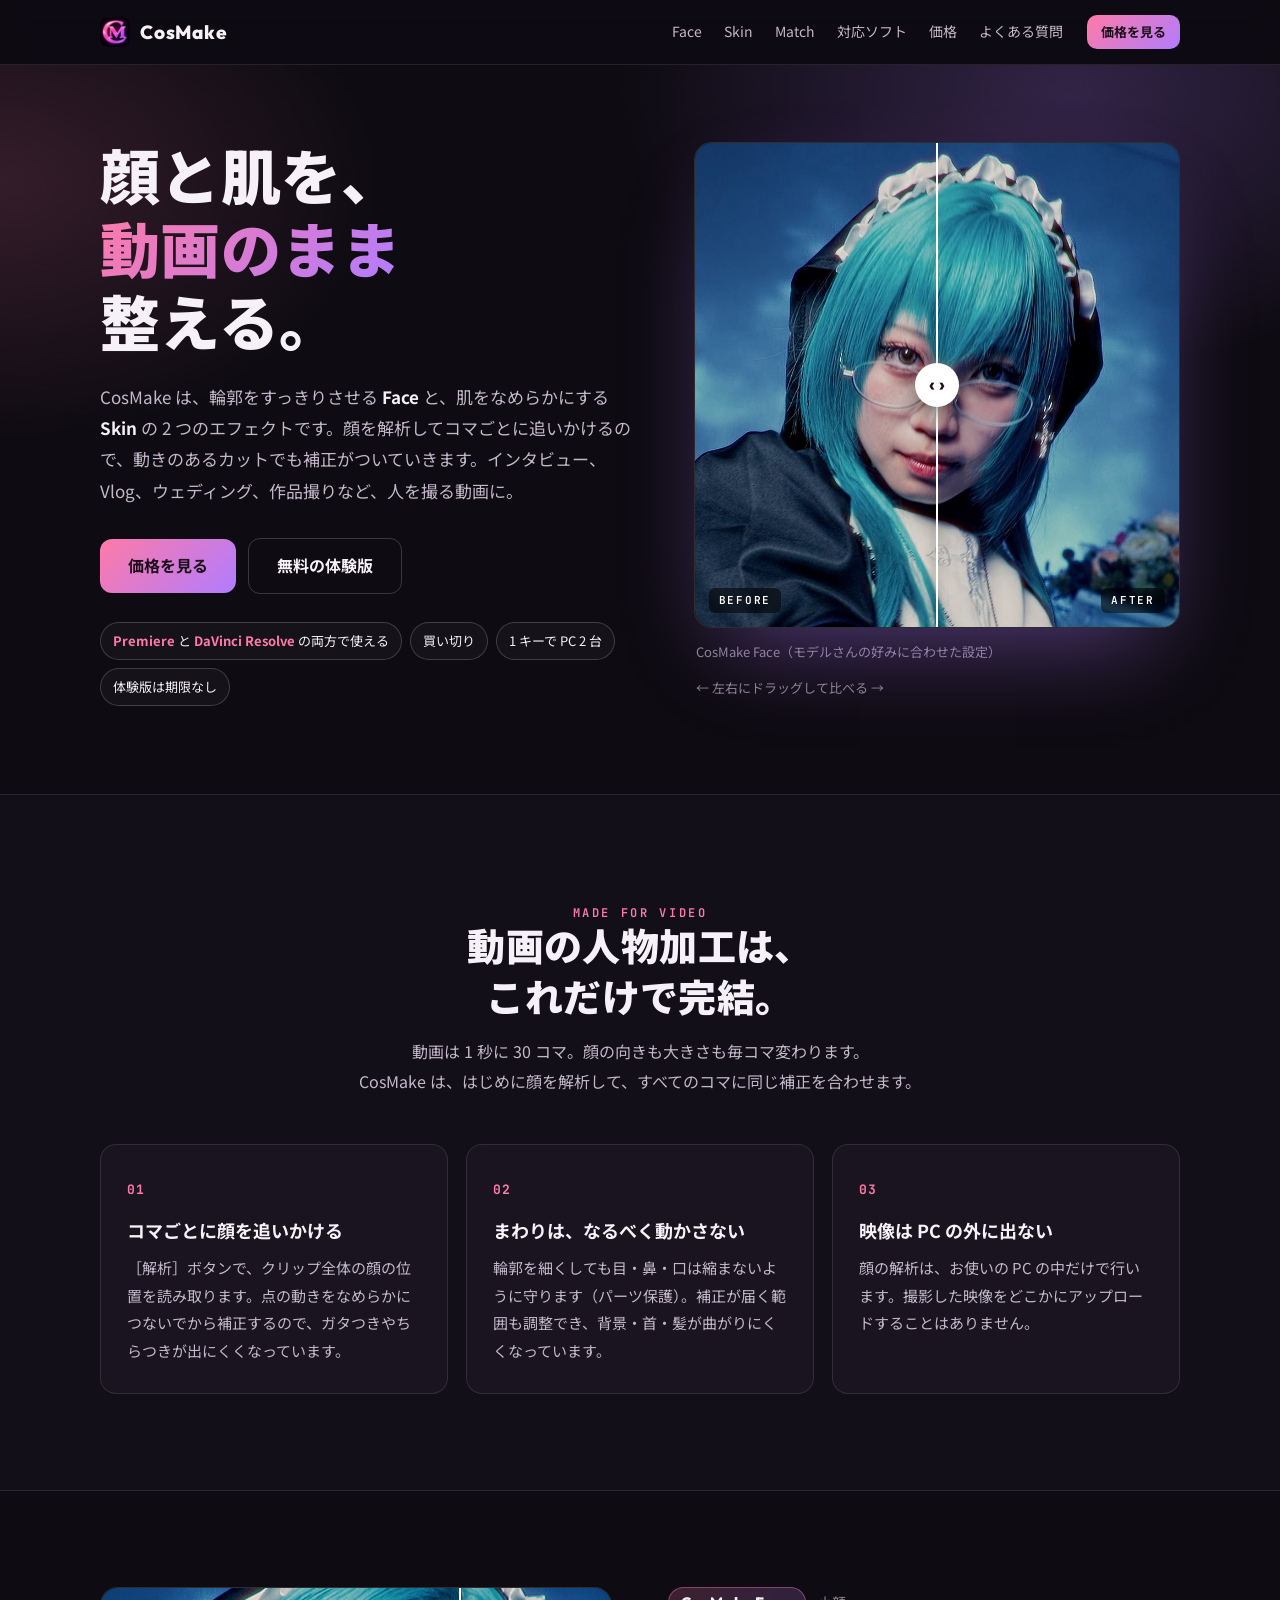
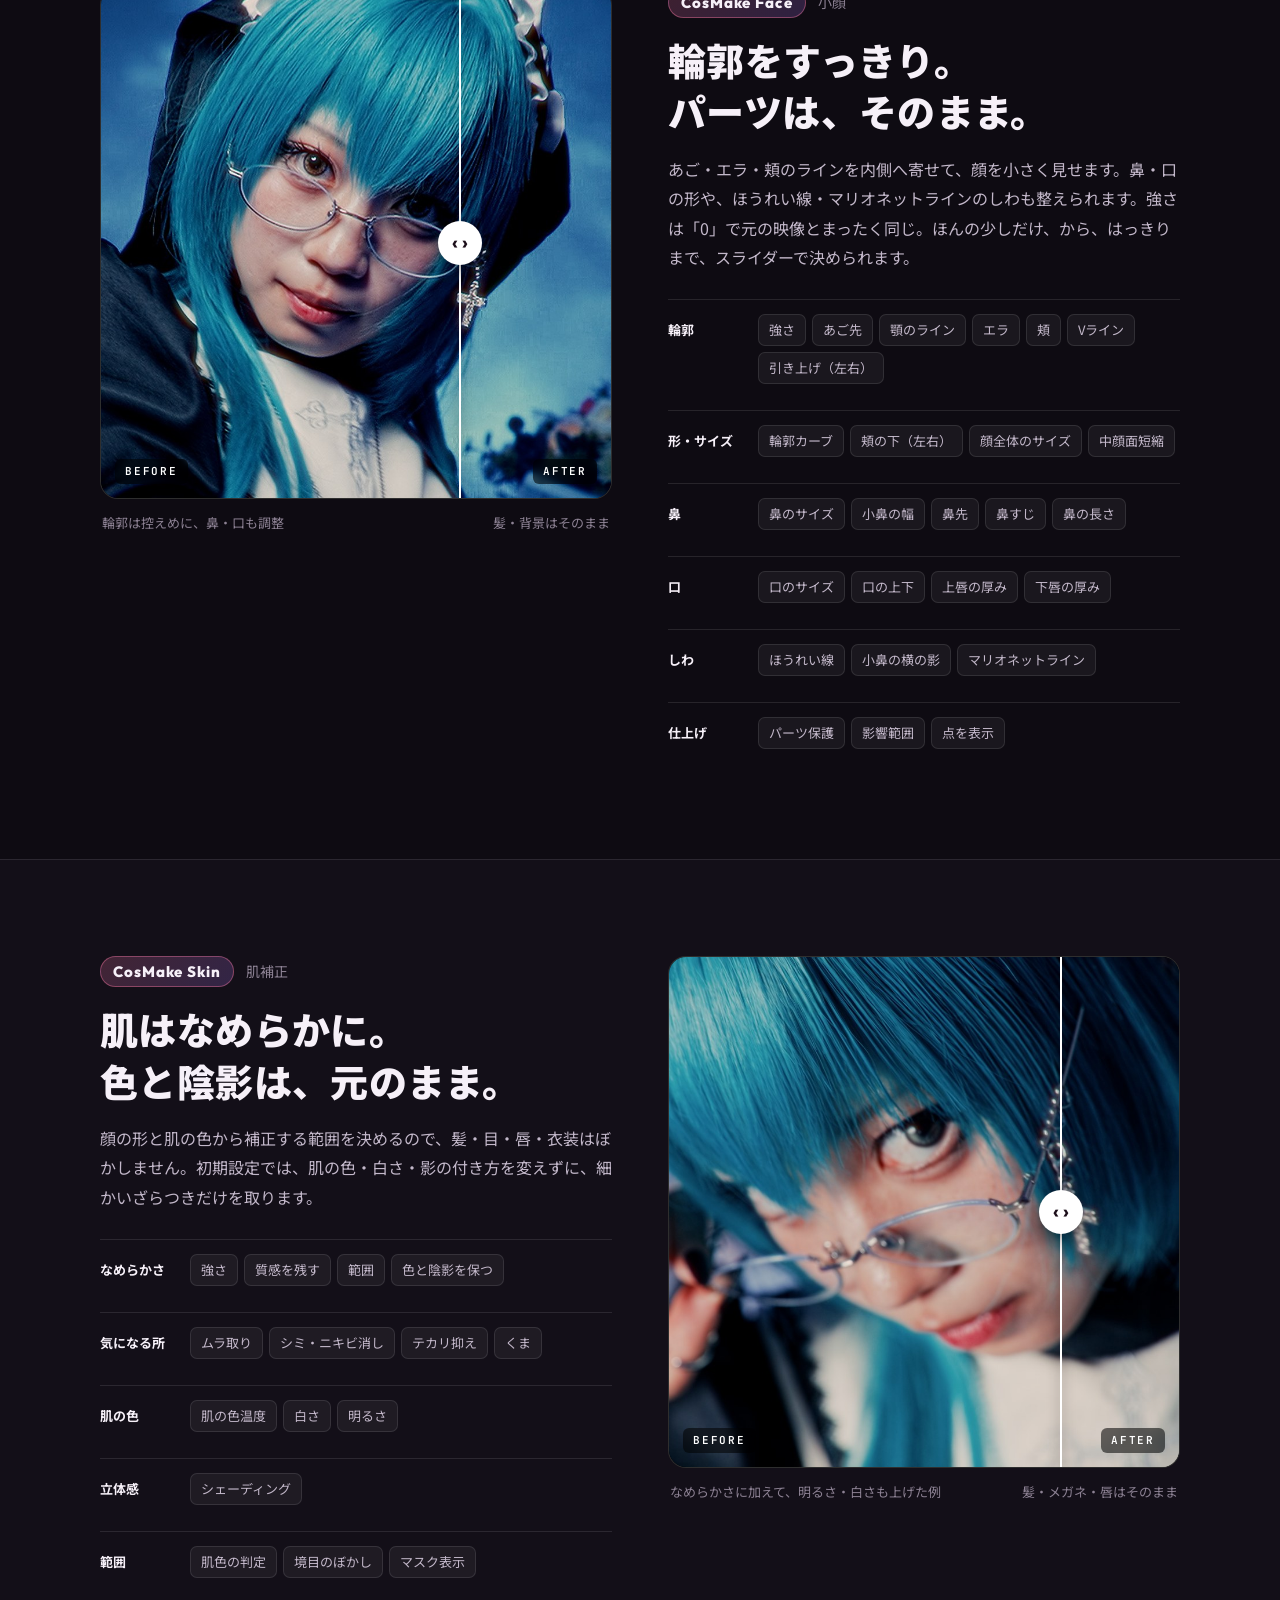
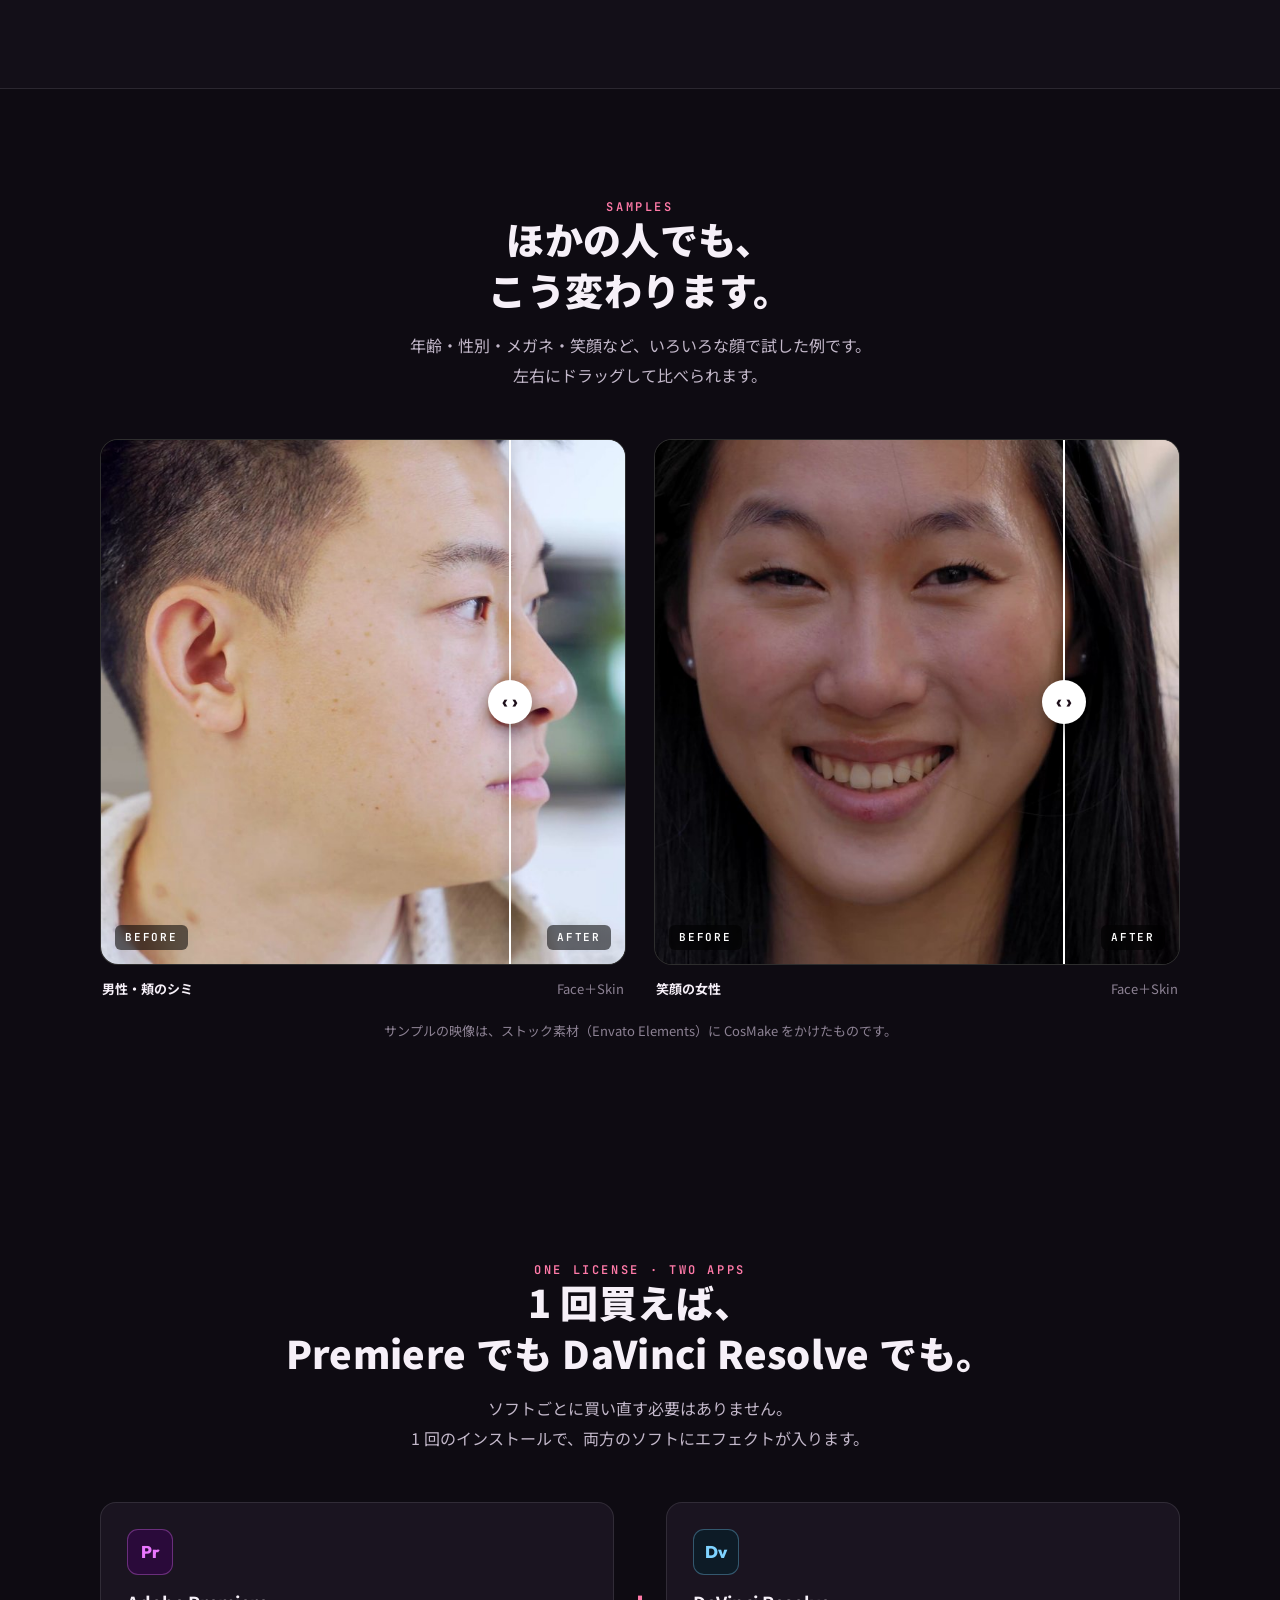
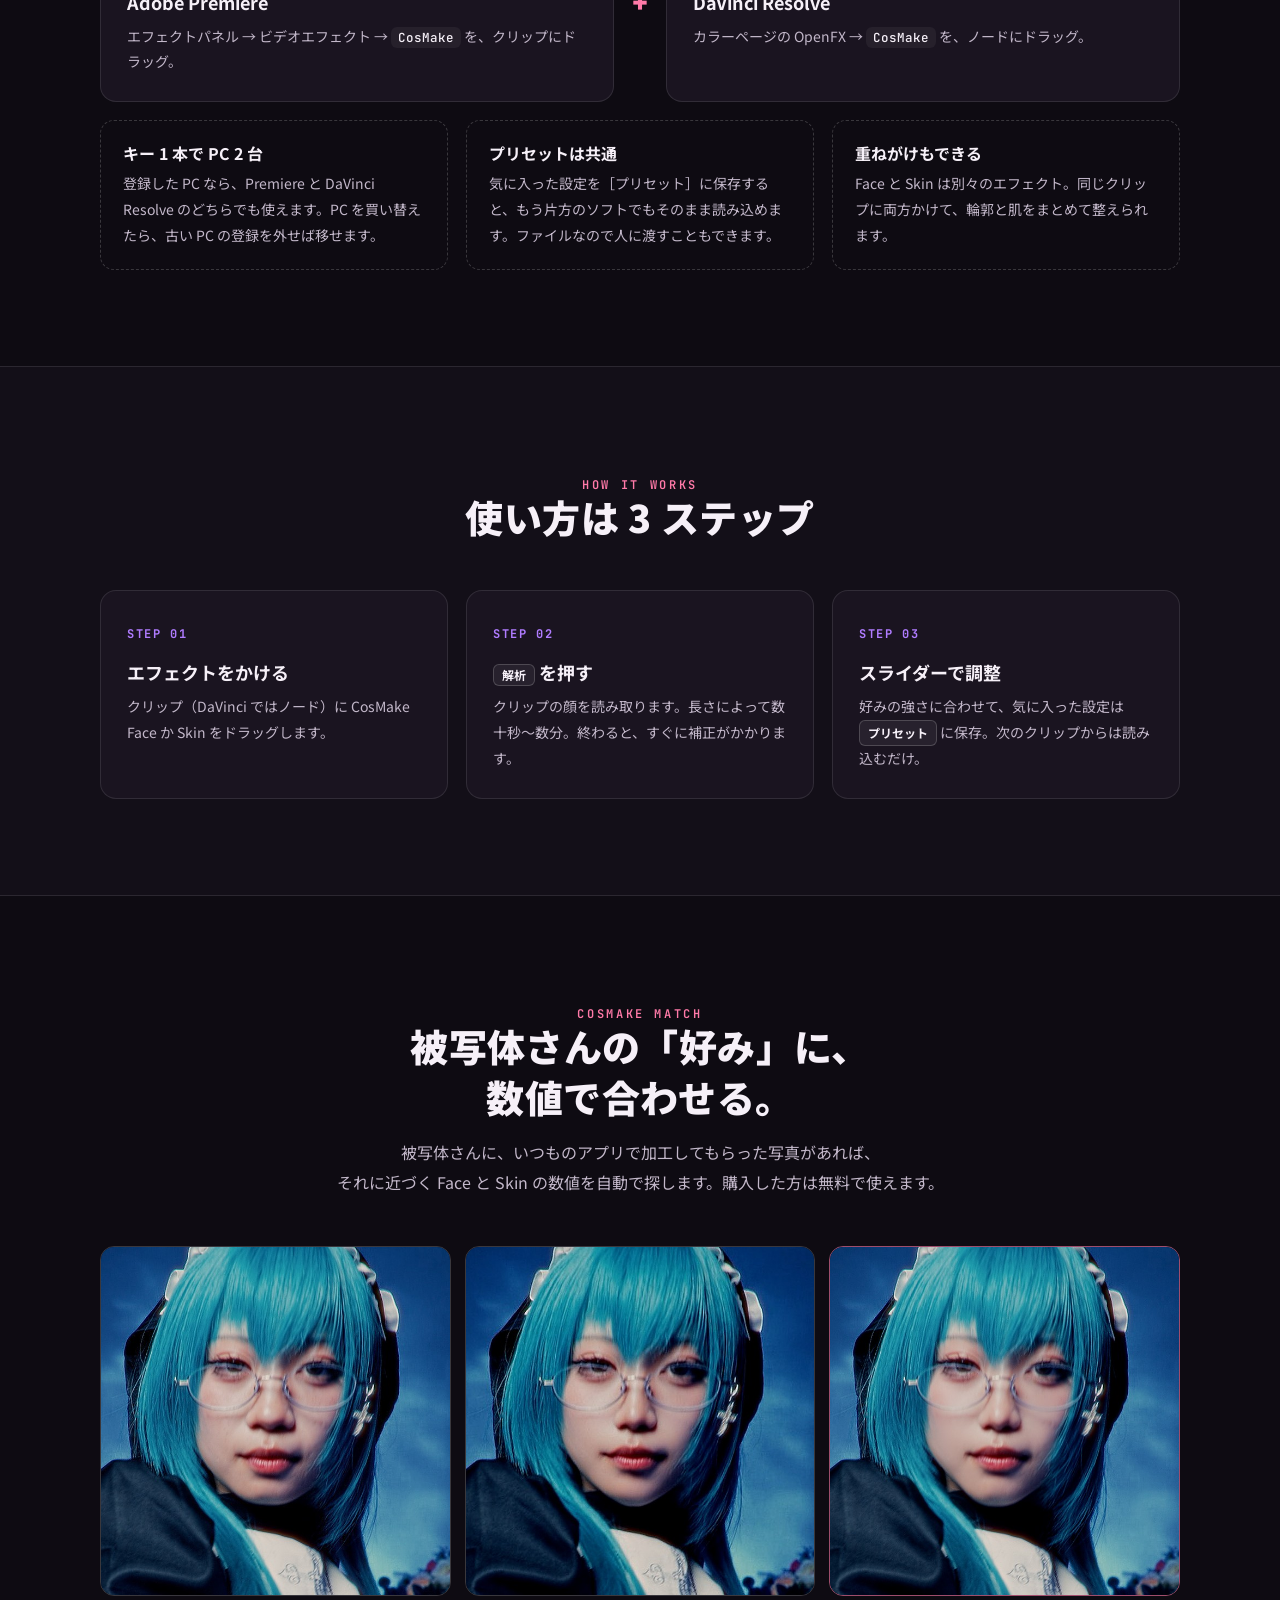
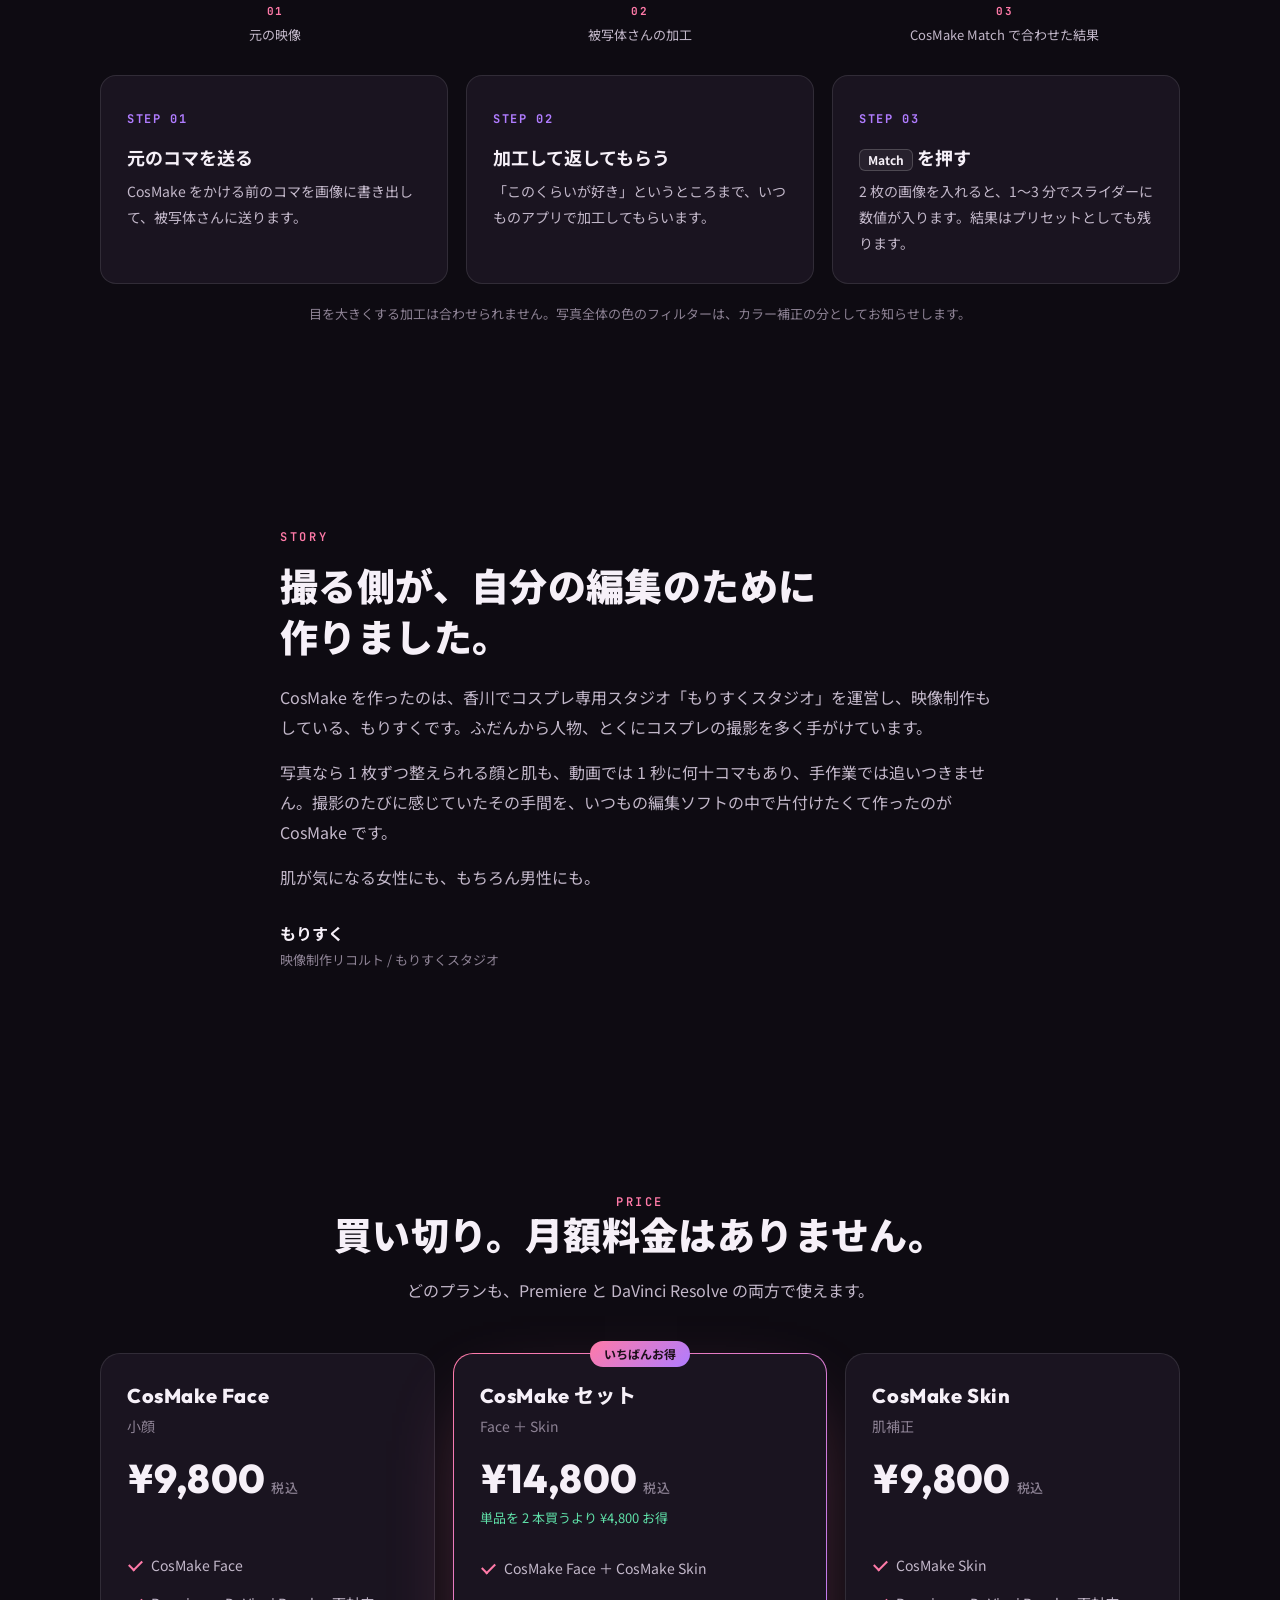
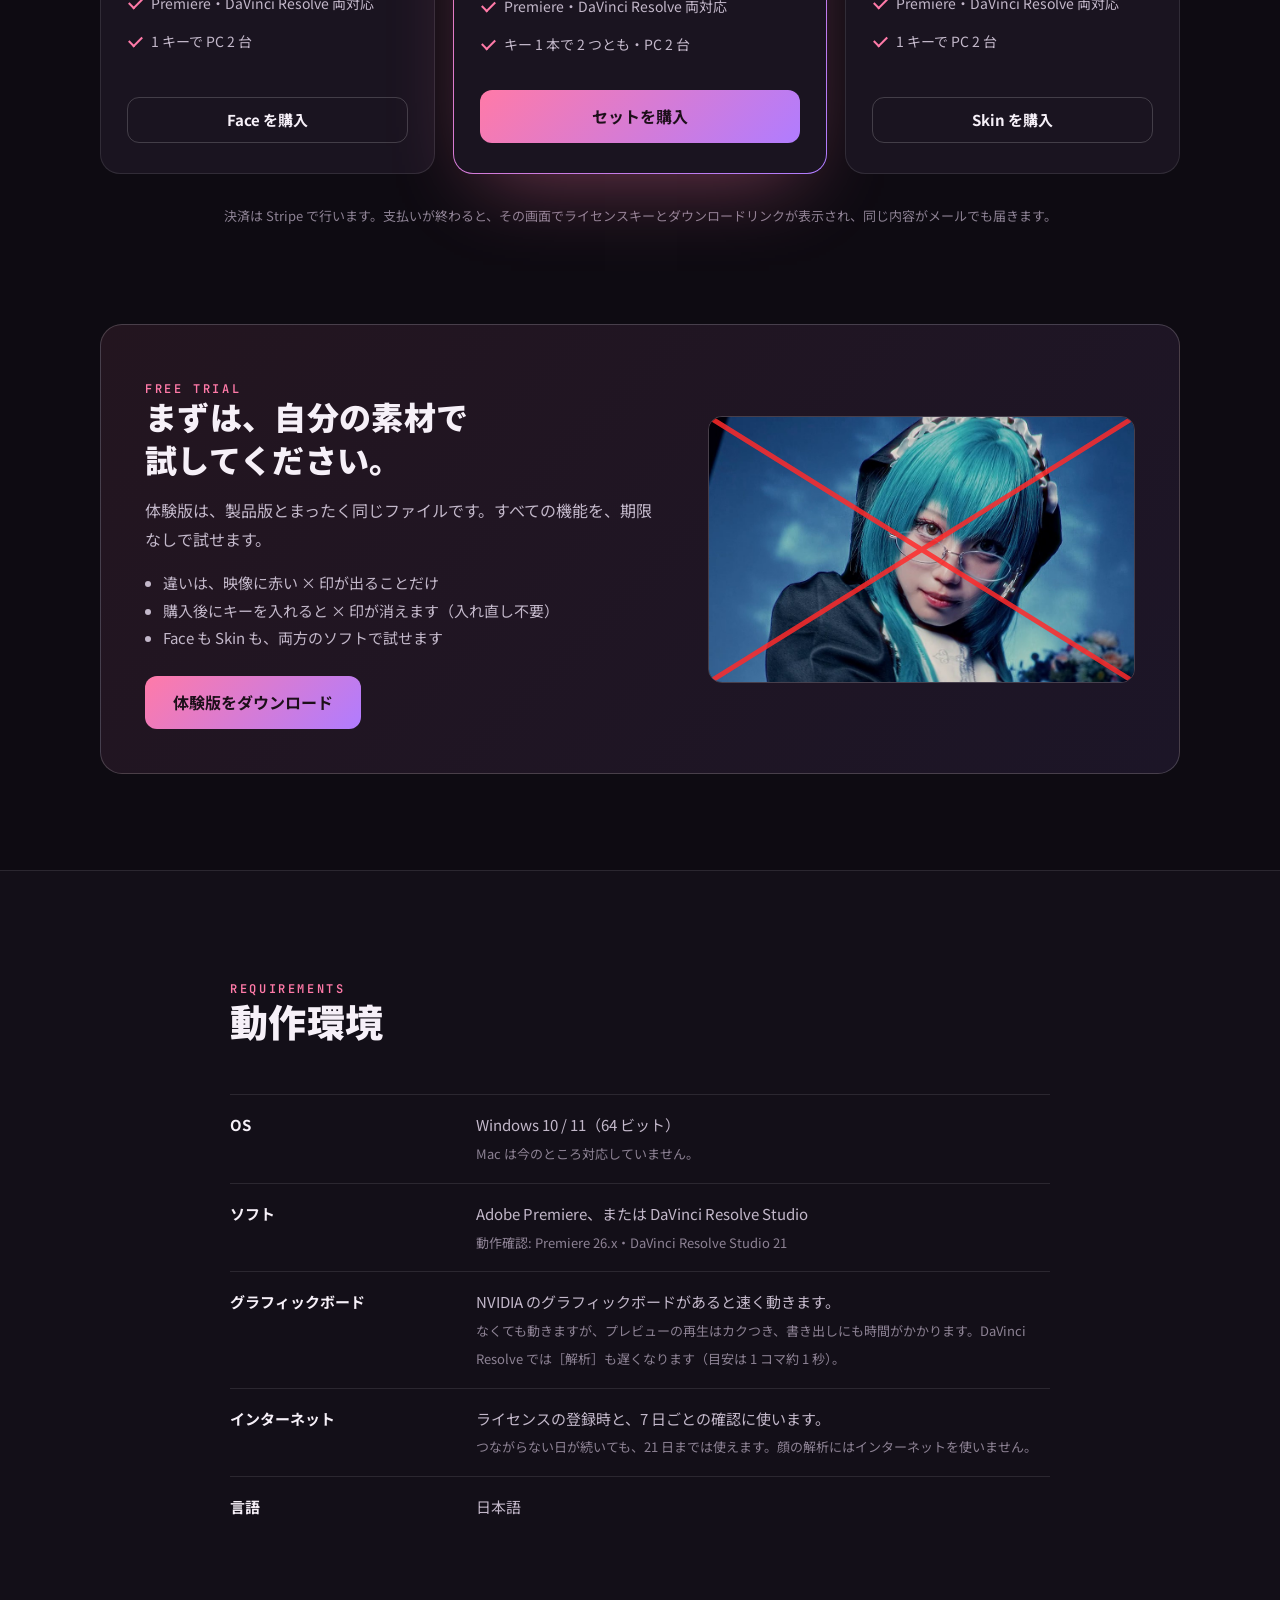
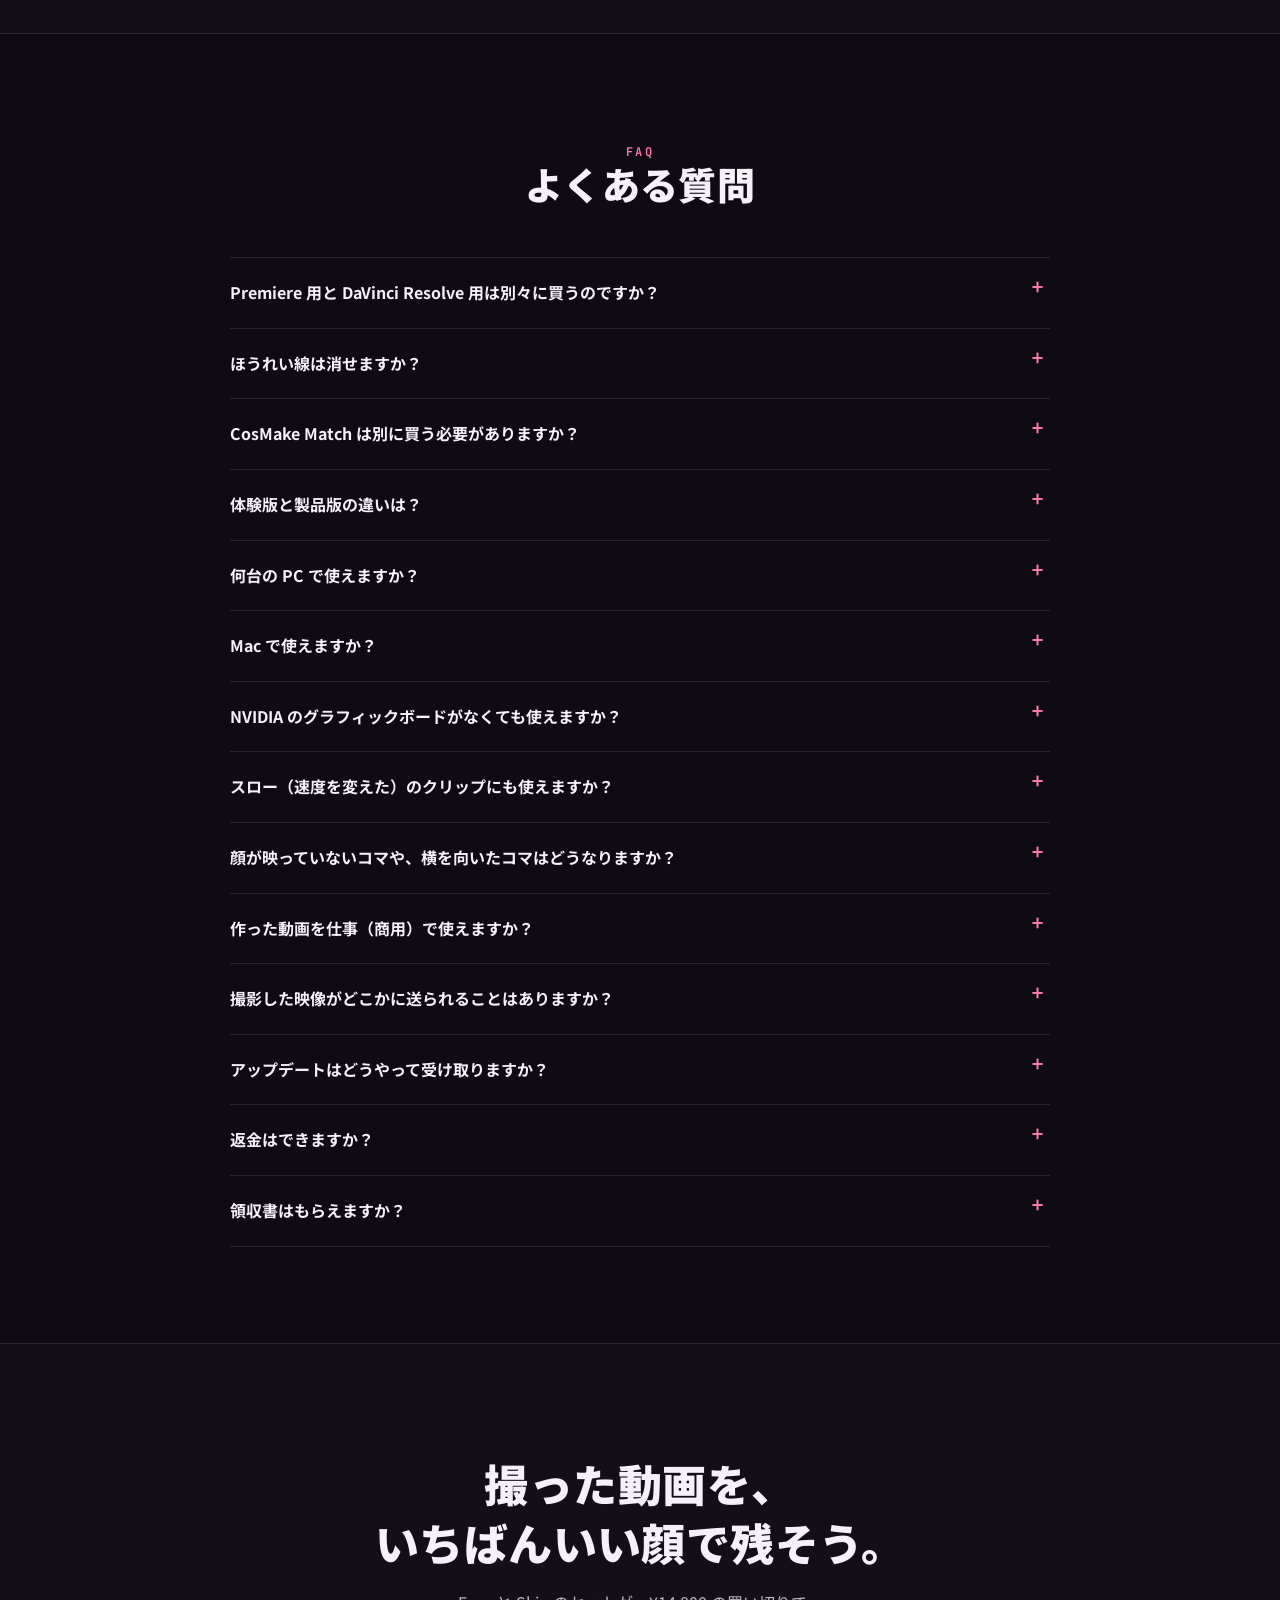
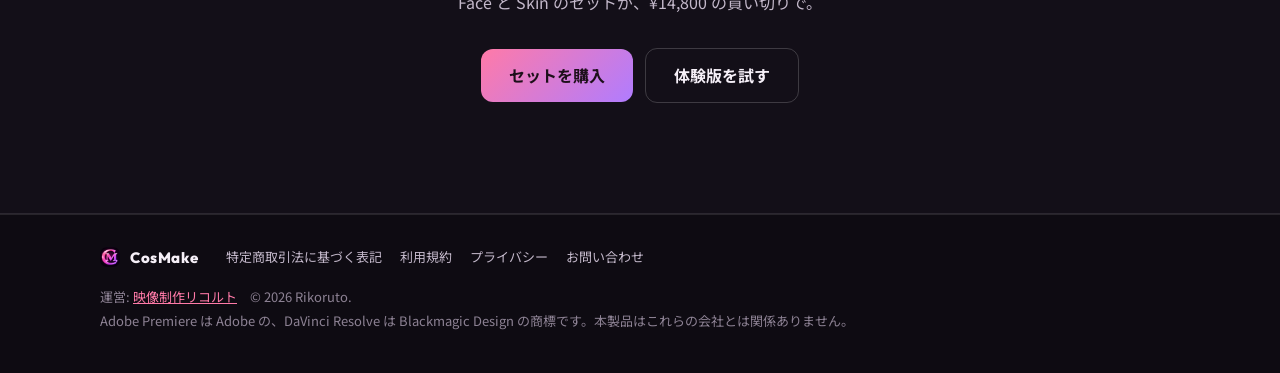
<file: cosmake/index.html>
<!doctype html>
<html lang="ja">
<head>
<meta charset="utf-8">
<meta name="viewport" content="width=device-width,initial-scale=1">
<!-- 発売するまで検索に出さない。発売時にこの 1 行を消す -->
<meta name="robots" content="noindex,nofollow">
<link rel="icon" href="assets/icon/favicon.ico" sizes="any">
<link rel="icon" type="image/png" href="assets/icon/cosmake-icon-192.png">
<link rel="apple-touch-icon" href="assets/icon/apple-touch-icon.png">
<title>CosMake — 動画の小顔・肌補正エフェクト（Premiere・DaVinci Resolve）</title>
<meta name="description" content="人を撮った動画の顔と肌を、動画のまま整える Premiere・DaVinci Resolve 用エフェクト。輪郭を細くする CosMake Face と、肌をなめらかにする CosMake Skin。1 回の購入で両方のソフトに使えて、買い切り。">
<meta property="og:title" content="CosMake — 動画の小顔・肌補正エフェクト">
<meta property="og:description" content="顔を解析してコマごとに追いかける、Premiere・DaVinci Resolve 用の小顔・肌補正エフェクト。">
<meta property="og:type" content="website">
<meta property="og:url" content="https://rikoruto.jp/cosmake/">
<link rel="canonical" href="https://rikoruto.jp/cosmake/">
<link rel="preconnect" href="https://fonts.googleapis.com">
<link rel="preconnect" href="https://fonts.gstatic.com" crossorigin>
<link rel="stylesheet" href="https://fonts.googleapis.com/css2?family=Noto+Sans+JP:wght@400;500;700;900&family=Outfit:wght@500;700;800&family=JetBrains+Mono:wght@500;600&display=swap">
<script src="assets/config.js"></script>
<style>
:root{
  color-scheme:dark;
  --bg:#0e0b12;--bg2:#130f18;--panel:#1a1420;--line:rgba(255,255,255,.10);--line2:rgba(255,255,255,.18);
  --ink:#f6f0f8;--sub:#c3b8ca;--muted:#8d8294;
  --accent:#ff7aa8;--accent2:#b07cff;--ok:#5fe0a8;
  --grad:linear-gradient(135deg,var(--accent),var(--accent2));
  --mono:"JetBrains Mono",ui-monospace,Consolas,monospace;
  --disp:"Outfit","Noto Sans JP",sans-serif;
}
*{box-sizing:border-box}
html{scroll-behavior:smooth}
html,body{margin:0}
body{background:var(--bg);color:var(--sub);font:16px/1.85 "Noto Sans JP",system-ui,sans-serif;-webkit-font-smoothing:antialiased;overflow-x:hidden}
img{max-width:100%;display:block}
a{color:var(--accent)}
.wrap{max-width:1120px;margin:0 auto;padding:0 20px}
section{padding:96px 0}
section.alt{background:var(--bg2);border-top:1px solid var(--line);border-bottom:1px solid var(--line)}
.eyebrow{font:600 12px/1 var(--mono);letter-spacing:.22em;color:var(--accent);margin:0 0 14px;text-transform:uppercase}
h1,h2,h3{color:var(--ink);margin:0}
h2{font-size:clamp(26px,3.6vw,38px);line-height:1.35;font-weight:900;letter-spacing:.01em}
h3{font-size:18px;line-height:1.5}
.sec-head{max-width:720px;margin:0 0 48px}
.sec-head.center{margin-left:auto;margin-right:auto;text-align:center}
.sec-head p{margin:16px 0 0}
[hidden]{display:none!important}
.nb{display:inline-block}

/* buttons */
.btn{display:inline-flex;align-items:center;justify-content:center;gap:8px;border:0;border-radius:12px;padding:13px 22px;font:700 15px/1.2 "Noto Sans JP",sans-serif;cursor:pointer;text-decoration:none;color:#1d0f1a;background:var(--grad);transition:transform .15s,box-shadow .15s;white-space:nowrap}
.btn:hover{transform:translateY(-1px);box-shadow:0 10px 30px -10px rgba(255,122,168,.6)}
.btn.ghost{background:transparent;color:var(--ink);border:1px solid var(--line2)}
.btn.ghost:hover{box-shadow:none;border-color:rgba(255,255,255,.35)}
.btn.lg{padding:17px 28px;font-size:16px}
.btn.sm{padding:9px 14px;font-size:13px;border-radius:10px}
.btn[aria-disabled="true"]{background:rgba(255,255,255,.08);color:var(--muted);cursor:default;box-shadow:none;transform:none}

/* nav */
.nav{position:sticky;top:0;z-index:20;background:rgba(14,11,18,.78);backdrop-filter:blur(14px);-webkit-backdrop-filter:blur(14px);border-bottom:1px solid var(--line)}
.nav .wrap{display:flex;align-items:center;gap:24px;height:64px}
.brand{display:flex;align-items:center;gap:10px;color:var(--ink);text-decoration:none;font:800 19px/1 var(--disp);letter-spacing:.04em}
.brand i{width:30px;height:30px;border-radius:7px;background:url(assets/icon/cosmake-icon-64.png) center/cover no-repeat;display:inline-block;flex:none}
.nav-links{display:flex;gap:22px;margin-left:auto}
.nav-links a{color:var(--sub);text-decoration:none;font-size:14px}
.nav-links a:hover{color:var(--ink)}
@media (max-width:820px){.nav-links{display:none}.nav .btn{margin-left:auto}}

/* hero */
.hero{padding:72px 0 88px;position:relative;overflow:hidden}
.hero::before{content:"";position:absolute;inset:-20% -10% auto;height:120%;background:radial-gradient(700px 420px at 78% 20%,rgba(176,124,255,.22),transparent 65%),radial-gradient(600px 400px at 8% 30%,rgba(255,122,168,.16),transparent 65%);pointer-events:none}
.hero .wrap{display:grid;grid-template-columns:1.05fr .95fr;gap:56px;align-items:center;position:relative}
@media (max-width:900px){.hero .wrap{grid-template-columns:1fr;gap:40px}}
.hero h1{font-size:clamp(34px,5.4vw,60px);line-height:1.22;font-weight:900;letter-spacing:.005em}
.hero h1 em{font-style:normal;background:var(--grad);-webkit-background-clip:text;background-clip:text;color:transparent}
.lede{font-size:17px;margin:24px 0 32px;max-width:34em}
.hero-cta{display:flex;gap:12px;flex-wrap:wrap;align-items:center}
.chips{display:flex;flex-wrap:wrap;gap:8px;margin-top:28px}
.chips span{font-size:13px;color:var(--ink);padding:6px 12px;border-radius:999px;border:1px solid var(--line2);background:rgba(255,255,255,.03)}
.chips span b{color:var(--accent);font-weight:700}
.soon{display:inline-flex;align-items:center;gap:8px;font:600 12px/1 var(--mono);letter-spacing:.12em;color:var(--ok);border:1px solid rgba(95,224,168,.35);background:rgba(95,224,168,.08);padding:7px 12px;border-radius:999px;margin-bottom:22px}
.soon i{width:7px;height:7px;border-radius:50%;background:var(--ok);box-shadow:0 0 0 4px rgba(95,224,168,.18)}

/* before / after */
.ba{position:relative;overflow:hidden;border-radius:18px;border:1px solid var(--line2);background:#000;user-select:none;-webkit-user-select:none;touch-action:pan-y;cursor:ew-resize;--pos:50%}
.ba img{position:absolute;inset:0;width:100%;height:100%;object-fit:cover;pointer-events:none}
.ba img.after{clip-path:inset(0 0 0 var(--pos))}
.ba .bar{position:absolute;top:0;bottom:0;left:var(--pos);width:2px;margin-left:-1px;background:#fff;box-shadow:0 0 12px rgba(0,0,0,.5);pointer-events:none}
.ba .knob{position:absolute;top:50%;left:var(--pos);width:44px;height:44px;margin:-22px 0 0 -22px;border-radius:50%;background:#fff;box-shadow:0 6px 20px rgba(0,0,0,.45);display:grid;place-items:center;pointer-events:none}
.ba .knob::before{content:"‹ ›";color:#1d0f1a;font:700 20px/1 var(--disp);margin-top:-2px}
.ba .tag{position:absolute;bottom:14px;font:600 11px/1 var(--mono);letter-spacing:.16em;color:#fff;background:rgba(0,0,0,.55);padding:7px 10px;border-radius:6px;pointer-events:none;backdrop-filter:blur(4px)}
.ba .tag.l{left:14px}.ba .tag.r{right:14px}
.ba canvas.vid{position:absolute;inset:0;width:100%;height:100%;opacity:0;transition:opacity .4s;pointer-events:none;z-index:2}
.ba canvas.vid.on{opacity:1}
/* 動画の元（左半分=補正前・右半分=補正後）。スマホのブラウザーは「見えていない動画」を自動再生しないので、
   箱いっぱいに左半分（補正前）を見せて canvas の下に置く（2026-11-23。前は 2px・透明で、スマホでは止まったままだった） */
.ba video.src{position:absolute;inset:0;width:100%;height:100%;object-fit:cover;object-position:0 50%;pointer-events:none;z-index:1}
.ba .bar,.ba .knob,.ba .tag{z-index:3}
.ba input{position:absolute;inset:0;width:100%;height:100%;opacity:0;margin:0;cursor:ew-resize;z-index:4}
.ba:focus-within{outline:2px solid var(--accent);outline-offset:3px}
.cap{font-size:13px;color:var(--muted);margin:12px 2px 0;display:flex;justify-content:space-between;gap:12px;flex-wrap:wrap}
.hero .ba{aspect-ratio:1/1;box-shadow:0 40px 90px -30px rgba(176,124,255,.45)}

/* points */
.points{display:grid;grid-template-columns:repeat(3,1fr);gap:18px}
@media (max-width:860px){.points{grid-template-columns:1fr}}
.point{background:var(--panel);border:1px solid var(--line);border-radius:16px;padding:28px 26px}
.point .n{font:700 13px/1 var(--mono);color:var(--accent);letter-spacing:.1em}
.point h3{margin:14px 0 10px}
.point p{margin:0;font-size:15px}

/* product */
.product{display:grid;grid-template-columns:1fr 1fr;gap:56px;align-items:start}
.product.rev .media{order:2}
@media (max-width:900px){.product{grid-template-columns:1fr;gap:36px}.product.rev .media{order:0}}
.pname{display:flex;align-items:baseline;gap:12px;flex-wrap:wrap;margin-bottom:6px}
.pname b{font:800 15px/1 var(--disp);letter-spacing:.06em;padding:7px 12px;border-radius:999px;background:linear-gradient(135deg,rgba(255,122,168,.2),rgba(176,124,255,.2));border:1px solid rgba(255,122,168,.4);color:var(--ink)}
.pname span{font-size:14px;color:var(--muted)}
.product h2{margin:16px 0 18px}
.groups{display:grid;gap:12px;margin:26px 0 0}
.group{display:grid;grid-template-columns:76px 1fr;gap:14px;align-items:baseline;padding:14px 0;border-top:1px solid var(--line)}
.group dt{font-size:13px;font-weight:700;color:var(--ink)}
.group dd{margin:0;display:flex;flex-wrap:wrap;gap:6px}
.group dd span{font-size:13px;padding:3px 10px;border-radius:7px;background:rgba(255,255,255,.05);border:1px solid var(--line);color:var(--sub)}
.media .two{display:grid;grid-template-columns:1fr 1fr;gap:12px;margin-top:12px}
.media .ba.face{aspect-ratio:1/1}
.media .ba.skin{aspect-ratio:1/1}
.media .ba.zoom{aspect-ratio:600/550}
.note{font-size:13px;color:var(--muted)}

/* both apps */
.apps{display:grid;grid-template-columns:1fr auto 1fr;gap:18px;align-items:stretch}
@media (max-width:820px){.apps{grid-template-columns:1fr}.apps .plus{justify-self:center}}
.app{background:var(--panel);border:1px solid var(--line);border-radius:16px;padding:26px}
.app .logo{display:inline-grid;place-items:center;width:46px;height:46px;border-radius:11px;font:800 17px/1 var(--disp);margin-bottom:14px}
.app.pr .logo{background:#2a0a3a;color:#ea77ff;border:1px solid #ea77ff55}
.app.dv .logo{background:#0d1b26;color:#7fd3ff;border:1px solid #7fd3ff55}
.app p{margin:8px 0 0;font-size:14px}
.app code{font:500 12.5px/1.7 var(--mono);color:var(--ink);background:rgba(255,255,255,.05);padding:2px 7px;border-radius:6px}
.plus{display:grid;place-items:center;font:800 28px/1 var(--disp);color:var(--accent)}
.shared{display:grid;grid-template-columns:repeat(3,1fr);gap:18px;margin-top:18px}
@media (max-width:820px){.shared{grid-template-columns:1fr}}
.shared div{border:1px dashed var(--line2);border-radius:14px;padding:20px 22px}
.shared h3{font-size:16px}
.shared p{margin:6px 0 0;font-size:14px}

/* steps */
.steps{display:grid;grid-template-columns:repeat(3,1fr);gap:18px;counter-reset:s}
@media (max-width:820px){.steps{grid-template-columns:1fr}}
.step{position:relative;padding:26px;border-radius:16px;background:var(--panel);border:1px solid var(--line)}
.step .n{font:700 12px/1 var(--mono);letter-spacing:.14em;color:var(--accent2)}
.step h3{margin:12px 0 8px}
.step p{margin:0;font-size:14px}
.samples{display:grid;grid-template-columns:repeat(2,1fr);gap:28px}
@media (max-width:760px){.samples{grid-template-columns:1fr}}
.samples .ba{aspect-ratio:1/1}
.samples .cap b{color:var(--ink);font-weight:700}
.trio{display:grid;grid-template-columns:repeat(3,1fr);gap:14px;margin:0 0 28px}
.trio figure{margin:0}
.trio img{display:block;width:100%;aspect-ratio:1;object-fit:cover;border-radius:14px;border:1px solid var(--line2)}
.trio figcaption{margin-top:10px;font-size:13px;color:var(--sub);text-align:center}
.trio figcaption b{display:block;font:700 11px/1 var(--mono);letter-spacing:.14em;color:var(--accent);margin-bottom:6px}
.trio .res img{border-color:rgba(255,122,168,.6)}
@media (max-width:640px){.trio{gap:8px}.trio figcaption{font-size:11px}}
.btnmock{display:inline-block;font-size:12px;font-weight:700;color:var(--ink);border:1px solid var(--line2);border-radius:6px;padding:1px 8px;background:rgba(255,255,255,.06)}

/* price */
.prices{display:grid;grid-template-columns:1fr 1.12fr 1fr;gap:18px;align-items:stretch}
@media (max-width:900px){.prices{grid-template-columns:1fr;max-width:460px;margin:0 auto}.pcard.best{order:-1;margin-bottom:8px}}
.pcard{display:flex;flex-direction:column;background:var(--panel);border:1px solid var(--line);border-radius:20px;padding:30px 26px;position:relative}
.pcard.best{border:1px solid transparent;background:linear-gradient(var(--panel),var(--panel)) padding-box,var(--grad) border-box;box-shadow:0 30px 80px -30px rgba(255,122,168,.45)}
@media (min-width:901px){.pcard.best{transform:translateY(-12px)}}
.pcard .rib{position:absolute;top:-13px;left:50%;transform:translateX(-50%);font:700 12px/1 "Noto Sans JP";color:#1d0f1a;background:var(--grad);padding:7px 14px;border-radius:999px;white-space:nowrap}
.pcard h3{font:800 20px/1.2 var(--disp);letter-spacing:.03em}
.pcard .what{font-size:14px;margin:6px 0 18px;color:var(--muted)}
.yen{font:800 40px/1 var(--disp);color:var(--ink);letter-spacing:.01em}
.yen small{font:500 13px "Noto Sans JP";color:var(--muted);margin-left:6px}
.save{font-size:13px;color:var(--ok);margin:8px 0 0;min-height:1.6em}
.was{font:600 18px/1 var(--disp);color:var(--muted);text-decoration:line-through;text-decoration-thickness:2px;margin-right:10px;vertical-align:4px}
.salenote{font-size:12.5px;line-height:1.6;color:var(--accent);margin:10px 0 0}
.salebar{display:table;margin:0 auto 34px;font-size:14px;color:var(--ink);background:linear-gradient(135deg,rgba(255,122,168,.16),rgba(176,124,255,.16));border:1px solid var(--line2);border-radius:999px;padding:9px 20px;text-align:center}
.salebar b{background:var(--grad);-webkit-background-clip:text;background-clip:text;color:transparent;margin-right:8px}
.pcard ul{list-style:none;padding:0;margin:20px 0 26px;font-size:14px;flex:1}
.pcard li{padding:6px 0 6px 24px;position:relative}
.pcard li::before{content:"";position:absolute;left:2px;top:13px;width:11px;height:6px;border-left:2px solid var(--accent);border-bottom:2px solid var(--accent);transform:rotate(-45deg)}
.pcard .btn{width:100%}
.fine{text-align:center;font-size:13px;color:var(--muted);margin:30px 0 0}

/* trial */
.trial{display:grid;grid-template-columns:1.1fr .9fr;gap:40px;align-items:center;background:linear-gradient(135deg,rgba(255,122,168,.09),rgba(176,124,255,.09));border:1px solid var(--line2);border-radius:22px;padding:44px}
@media (max-width:860px){.trial{grid-template-columns:1fr;padding:30px 24px}}
.trial h2{font-size:clamp(24px,3vw,32px)}
.trial p{margin:14px 0 0}
.trial ul{margin:14px 0 24px;padding-left:1.2em;font-size:15px}
.xmark{aspect-ratio:16/10;border-radius:14px;position:relative;overflow:hidden;border:1px solid var(--line2)}
.xmark img{width:100%;height:100%;object-fit:cover}
.xmark svg{position:absolute;inset:0;width:100%;height:100%}

/* specs / faq */
.specs{width:100%;border-collapse:collapse;font-size:15px}
.specs th,.specs td{text-align:left;vertical-align:top;padding:16px 0;border-top:1px solid var(--line)}
.specs th{width:30%;color:var(--ink);font-weight:700;padding-right:20px}
@media (max-width:600px){.specs th,.specs td{display:block;width:auto;padding:12px 0 0}.specs td{border-top:0;padding:4px 0 12px}}
.faq{max-width:820px;margin:0 auto}
.faq details{border-top:1px solid var(--line);padding:4px 0}
.faq details:last-child{border-bottom:1px solid var(--line)}
.faq summary{cursor:pointer;list-style:none;color:var(--ink);font-weight:700;padding:16px 36px 16px 0;position:relative}
.faq summary::-webkit-details-marker{display:none}
.faq summary::after{content:"+";position:absolute;right:6px;top:12px;font:400 24px/1 var(--disp);color:var(--accent)}
.faq details[open] summary::after{content:"−"}
.faq details p{margin:0 0 18px;font-size:15px}

.story{max-width:760px}
.story h2{margin-bottom:22px}
.story p{margin:0 0 16px}
.story .sign{margin-top:26px;color:var(--ink);font-weight:700}
.story .sign span{display:block;font-weight:400;font-size:13px;color:var(--muted)}
.final{text-align:center;padding:110px 0}
.final h2{font-size:clamp(28px,4vw,44px)}
.final p{margin:16px 0 30px}
footer{border-top:1px solid var(--line);padding:30px 0 40px;font-size:13px;color:var(--muted)}
footer .wrap{display:flex;flex-wrap:wrap;gap:16px 28px;align-items:center}
footer nav{display:flex;flex-wrap:wrap;gap:18px}
footer nav a{color:var(--sub);text-decoration:none}
footer nav a:hover{color:var(--ink)}

.reveal{opacity:0;transform:translateY(18px);transition:opacity .7s ease,transform .7s ease}
.reveal.in{opacity:1;transform:none}
@media (prefers-reduced-motion:reduce){.reveal{opacity:1;transform:none;transition:none}html{scroll-behavior:auto}}
</style>
</head>
<body>

<header class="nav">
  <div class="wrap">
    <a class="brand" href="#top"><i></i>CosMake</a>
    <nav class="nav-links">
      <a href="#face">Face</a>
      <a href="#skin">Skin</a>
      <a href="#match">Match</a>
      <a href="#apps">対応ソフト</a>
      <a href="#price">価格</a>
      <a href="#faq">よくある質問</a>
    </nav>
    <a class="btn sm js-nav-buy" href="#price">価格を見る</a>
  </div>
</header>

<main id="top">

<!-- ================= HERO ================= -->
<section class="hero">
  <div class="wrap">
    <div>
      <span class="soon js-soon" hidden><i></i><span class="js-soon-text">COMING SOON</span></span>
      <h1><span class="nb">顔と肌を、</span><br><span class="nb"><em>動画のまま</em></span><span class="nb">整える。</span></h1>
      <p class="lede">CosMake は、輪郭をすっきりさせる <b style="color:var(--ink)">Face</b> と、肌をなめらかにする <b style="color:var(--ink)">Skin</b> の 2 つのエフェクトです。顔を解析してコマごとに追いかけるので、動きのあるカットでも補正がついていきます。インタビュー、Vlog、ウェディング、作品撮りなど、人を撮る動画に。</p>
      <div class="hero-cta">
        <a class="btn lg" href="#price">価格を見る</a>
        <a class="btn lg ghost" href="#trial">無料の体験版</a>
      </div>
      <div class="chips">
        <span><b>Premiere</b> と <b>DaVinci Resolve</b> の両方で使える</span>
        <span>買い切り</span>
        <span>1 キーで PC 2 台</span>
        <span>体験版は期限なし</span>
      </div>
    </div>
    <div>
      <div class="ba js-ba" data-intro>
        <img class="before" src="assets/ba/face-hero-before.jpg" alt="CosMake Face をかける前">
        <img class="after" src="assets/ba/face-hero-after.jpg" alt="CosMake Face をかけた後（輪郭が少しすっきりしている）">
        <!-- 動画: 1 本の動画（左=元・右=補正後）から canvas に描き分ける。再生できないときは上の 2 枚の写真のまま -->
        <canvas class="vid" width="720" height="720" aria-hidden="true"></canvas>
        <video class="src" src="assets/ba/face.mp4" muted loop playsinline preload="auto" aria-hidden="true" tabindex="-1"></video>
        <span class="bar"></span><span class="knob"></span>
        <span class="tag l">BEFORE</span><span class="tag r">AFTER</span>
        <input type="range" min="0" max="100" value="50" aria-label="補正前と補正後の境目">
      </div>
      <p class="cap"><span>CosMake Face（モデルさんの好みに合わせた設定）</span><span>← 左右にドラッグして比べる →</span></p>
    </div>
  </div>
</section>

<!-- ================= WHY ================= -->
<section class="alt">
  <div class="wrap">
    <div class="sec-head center">
      <p class="eyebrow">Made for video</p>
      <h2><span class="nb">動画の人物加工は、</span><br><span class="nb">これだけで完結。</span></h2>
      <p>動画は 1 秒に 30 コマ。顔の向きも大きさも毎コマ変わります。<br>CosMake は、はじめに顔を解析して、すべてのコマに同じ補正を合わせます。</p>
    </div>
    <div class="points">
      <div class="point reveal"><span class="n">01</span><h3>コマごとに顔を追いかける</h3><p>［解析］ボタンで、クリップ全体の顔の位置を読み取ります。点の動きをなめらかにつないでから補正するので、ガタつきやちらつきが出にくくなっています。</p></div>
      <div class="point reveal"><span class="n">02</span><h3>まわりは、なるべく動かさない</h3><p>輪郭を細くしても目・鼻・口は縮まないように守ります（パーツ保護）。補正が届く範囲も調整でき、背景・首・髪が曲がりにくくなっています。</p></div>
      <div class="point reveal"><span class="n">03</span><h3>映像は PC の外に出ない</h3><p>顔の解析は、お使いの PC の中だけで行います。撮影した映像をどこかにアップロードすることはありません。</p></div>
    </div>
  </div>
</section>

<!-- ================= FACE ================= -->
<section id="face">
  <div class="wrap product">
    <div class="media reveal">
      <div class="ba face js-ba">
        <img class="before" src="assets/ba/face-tight-before.jpg" alt="CosMake Face をかける前" loading="lazy">
        <img class="after" src="assets/ba/face-tight-after.jpg" alt="CosMake Face をかけた後（輪郭・鼻・口が小さくなっている）" loading="lazy">
        <span class="bar"></span><span class="knob"></span>
        <span class="tag l">BEFORE</span><span class="tag r">AFTER</span>
        <input type="range" min="0" max="100" value="50" aria-label="補正前と補正後の境目">
      </div>
      <p class="cap"><span>輪郭は控えめに、鼻・口も調整</span><span>髪・背景はそのまま</span></p>
    </div>
    <div>
      <div class="pname"><b>CosMake Face</b><span>小顔</span></div>
      <h2>輪郭をすっきり。<br>パーツは、そのまま。</h2>
      <p>あご・エラ・頬のラインを内側へ寄せて、顔を小さく見せます。鼻・口の形や、ほうれい線・マリオネットラインのしわも整えられます。強さは「0」で元の映像とまったく同じ。ほんの少しだけ、から、はっきりまで、スライダーで決められます。</p>
      <dl class="groups">
        <div class="group"><dt>輪郭</dt><dd><span>強さ</span><span>あご先</span><span>顎のライン</span><span>エラ</span><span>頬</span><span>Vライン</span><span>引き上げ（左右）</span></dd></div>
        <div class="group"><dt>形・サイズ</dt><dd><span>輪郭カーブ</span><span>頬の下（左右）</span><span>顔全体のサイズ</span><span>中顔面短縮</span></dd></div>
        <div class="group"><dt>鼻</dt><dd><span>鼻のサイズ</span><span>小鼻の幅</span><span>鼻先</span><span>鼻すじ</span><span>鼻の長さ</span></dd></div>
        <div class="group"><dt>口</dt><dd><span>口のサイズ</span><span>口の上下</span><span>上唇の厚み</span><span>下唇の厚み</span></dd></div>
        <div class="group"><dt>しわ</dt><dd><span>ほうれい線</span><span>小鼻の横の影</span><span>マリオネットライン</span></dd></div>
        <div class="group"><dt>仕上げ</dt><dd><span>パーツ保護</span><span>影響範囲</span><span>点を表示</span></dd></div>
      </dl>
    </div>
  </div>
</section>

<!-- ================= SKIN ================= -->
<section id="skin" class="alt">
  <div class="wrap product rev">
    <div class="media reveal">
      <div class="ba skin js-ba">
        <img class="before" src="assets/ba/skin-before.jpg" alt="CosMake Skin をかける前" loading="lazy">
        <img class="after" src="assets/ba/skin-after.jpg" alt="CosMake Skin をかけた後（肌がなめらかになっている）" loading="lazy">
        <canvas class="vid" width="720" height="720" aria-hidden="true"></canvas>
        <video class="src" src="assets/ba/skin.mp4" muted loop playsinline preload="metadata" aria-hidden="true" tabindex="-1"></video>
        <span class="bar"></span><span class="knob"></span>
        <span class="tag l">BEFORE</span><span class="tag r">AFTER</span>
        <input type="range" min="0" max="100" value="50" aria-label="補正前と補正後の境目">
      </div>
      <p class="cap"><span>なめらかさに加えて、明るさ・白さも上げた例</span><span>髪・メガネ・唇はそのまま</span></p>
    </div>
    <div>
      <div class="pname"><b>CosMake Skin</b><span>肌補正</span></div>
      <h2>肌はなめらかに。<br>色と陰影は、元のまま。</h2>
      <p>顔の形と肌の色から補正する範囲を決めるので、髪・目・唇・衣装はぼかしません。初期設定では、肌の色・白さ・影の付き方を変えずに、細かいざらつきだけを取ります。</p>
      <dl class="groups">
        <div class="group"><dt>なめらかさ</dt><dd><span>強さ</span><span>質感を残す</span><span>範囲</span><span>色と陰影を保つ</span></dd></div>
        <div class="group"><dt>気になる所</dt><dd><span>ムラ取り</span><span>シミ・ニキビ消し</span><span>テカリ抑え</span><span>くま</span></dd></div>
        <div class="group"><dt>肌の色</dt><dd><span>肌の色温度</span><span>白さ</span><span>明るさ</span></dd></div>
        <div class="group"><dt>立体感</dt><dd><span>シェーディング</span></dd></div>
        <div class="group"><dt>範囲</dt><dd><span>肌色の判定</span><span>境目のぼかし</span><span>マスク表示</span></dd></div>
      </dl>
    </div>
  </div>
</section>

<!-- ================= SAMPLES ================= -->
<!-- ほかの人物のサンプル。assets/config.js の samples に並べた分だけ、カードを作って表示する（空なら隠したまま） -->
<section id="samples" hidden>
  <div class="wrap">
    <div class="sec-head center">
      <p class="eyebrow">Samples</p>
      <h2>ほかの人でも、<br><span class="nb">こう変わります。</span></h2>
      <p>年齢・性別・メガネ・笑顔など、いろいろな顔で試した例です。<br>左右にドラッグして比べられます。</p>
    </div>
    <div class="samples js-samples"></div>
    <p class="note" style="text-align:center;margin-top:18px">サンプルの映像は、ストック素材（Envato Elements）に CosMake をかけたものです。</p>
  </div>
</section>

<!-- ================= APPS ================= -->
<section id="apps">
  <div class="wrap">
    <div class="sec-head center">
      <p class="eyebrow">One license · two apps</p>
      <h2>1 回買えば、<br><span class="nb">Premiere でも</span> <span class="nb">DaVinci Resolve でも。</span></h2>
      <p>ソフトごとに買い直す必要はありません。<br>1 回のインストールで、両方のソフトにエフェクトが入ります。</p>
    </div>
    <div class="apps">
      <div class="app pr reveal"><span class="logo">Pr</span><h3>Adobe Premiere</h3>
        <p>エフェクトパネル → ビデオエフェクト → <code>CosMake</code> を、クリップにドラッグ。</p></div>
      <div class="plus" aria-hidden="true">+</div>
      <div class="app dv reveal"><span class="logo">Dv</span><h3>DaVinci Resolve</h3>
        <p>カラーページの OpenFX → <code>CosMake</code> を、ノードにドラッグ。</p></div>
    </div>
    <div class="shared">
      <div class="reveal"><h3>キー 1 本で PC 2 台</h3><p>登録した PC なら、Premiere と DaVinci Resolve のどちらでも使えます。PC を買い替えたら、古い PC の登録を外せば移せます。</p></div>
      <div class="reveal"><h3>プリセットは共通</h3><p>気に入った設定を［プリセット］に保存すると、もう片方のソフトでもそのまま読み込めます。ファイルなので人に渡すこともできます。</p></div>
      <div class="reveal"><h3>重ねがけもできる</h3><p>Face と Skin は別々のエフェクト。同じクリップに両方かけて、輪郭と肌をまとめて整えられます。</p></div>
    </div>
  </div>
</section>

<!-- ================= STEPS ================= -->
<section class="alt">
  <div class="wrap">
    <div class="sec-head center">
      <p class="eyebrow">How it works</p>
      <h2>使い方は 3 ステップ</h2>
    </div>
    <div class="steps">
      <div class="step reveal"><span class="n">STEP 01</span><h3>エフェクトをかける</h3><p>クリップ（DaVinci ではノード）に CosMake Face か Skin をドラッグします。</p></div>
      <div class="step reveal"><span class="n">STEP 02</span><h3><span class="btnmock">解析</span> を押す</h3><p>クリップの顔を読み取ります。長さによって数十秒〜数分。終わると、すぐに補正がかかります。</p></div>
      <div class="step reveal"><span class="n">STEP 03</span><h3>スライダーで調整</h3><p>好みの強さに合わせて、気に入った設定は <span class="btnmock">プリセット</span> に保存。次のクリップからは読み込むだけ。</p></div>
    </div>
  </div>
</section>

<!-- ================= MATCH ================= -->
<section id="match">
  <div class="wrap">
    <div class="sec-head center">
      <p class="eyebrow">CosMake Match</p>
      <h2>被写体さんの「好み」に、<br><span class="nb">数値で合わせる。</span></h2>
      <p>被写体さんに、いつものアプリで加工してもらった写真があれば、<br>それに近づく Face と Skin の数値を自動で探します。購入した方は無料で使えます。</p>
    </div>
    <div class="trio reveal">
      <figure><img src="assets/ba/match-original.jpg" alt="元の映像のコマ" loading="lazy"><figcaption><b>01</b>元の映像</figcaption></figure>
      <figure><img src="assets/ba/match-edit.jpg" alt="被写体さんがアプリで加工した写真" loading="lazy"><figcaption><b>02</b>被写体さんの加工</figcaption></figure>
      <figure class="res"><img src="assets/ba/match-result.jpg" alt="CosMake Match で数値を合わせた結果" loading="lazy"><figcaption><b>03</b>CosMake Match で合わせた結果</figcaption></figure>
    </div>
    <div class="steps">
      <div class="step reveal"><span class="n">STEP 01</span><h3>元のコマを送る</h3><p>CosMake をかける前のコマを画像に書き出して、被写体さんに送ります。</p></div>
      <div class="step reveal"><span class="n">STEP 02</span><h3>加工して返してもらう</h3><p>「このくらいが好き」というところまで、いつものアプリで加工してもらいます。</p></div>
      <div class="step reveal"><span class="n">STEP 03</span><h3><span class="btnmock">Match</span> を押す</h3><p>2 枚の画像を入れると、1〜3 分でスライダーに数値が入ります。結果はプリセットとしても残ります。</p></div>
    </div>
    <p class="note" style="text-align:center;margin-top:18px">目を大きくする加工は合わせられません。写真全体の色のフィルターは、カラー補正の分としてお知らせします。</p>
  </div>
</section>

<!-- ================= STORY ================= -->
<section id="story">
  <div class="wrap story">
    <p class="eyebrow">Story</p>
    <h2><span class="nb">撮る側が、</span><span class="nb">自分の編集のために</span><span class="nb">作りました。</span></h2>
    <p>CosMake を作ったのは、香川でコスプレ専用スタジオ「もりすくスタジオ」を運営し、映像制作もしている、もりすくです。ふだんから人物、とくにコスプレの撮影を多く手がけています。</p>
    <p>写真なら 1 枚ずつ整えられる顔と肌も、動画では 1 秒に何十コマもあり、手作業では追いつきません。撮影のたびに感じていたその手間を、いつもの編集ソフトの中で片付けたくて作ったのが CosMake です。</p>
    <p>肌が気になる女性にも、もちろん男性にも。</p>
    <p class="sign">もりすく <span>映像制作リコルト / もりすくスタジオ</span></p>
  </div>
</section>

<!-- ================= PRICE ================= -->
<section id="price">
  <div class="wrap">
    <div class="sec-head center">
      <p class="eyebrow">Price</p>
      <h2><span class="nb">買い切り。</span><span class="nb">月額料金はありません。</span></h2>
      <p>どのプランも、Premiere と DaVinci Resolve の両方で使えます。</p>
    </div>
    <p class="salebar js-salebar" hidden></p>
    <div class="prices">
      <div class="pcard reveal">
        <h3>CosMake Face</h3>
        <p class="what">小顔</p>
        <div class="yen"><s class="was js-was" data-p="face" hidden></s><span class="js-price" data-p="face">¥9,800</span><small>税込</small></div>
        <p class="salenote js-salenote" hidden></p>
        <p class="save"></p>
        <ul><li>CosMake Face</li><li>Premiere・DaVinci Resolve 両対応</li><li>1 キーで PC 2 台</li></ul>
        <a class="btn ghost js-buy" data-p="face" href="#price">Face を購入</a>
      </div>
      <div class="pcard best reveal">
        <span class="rib">いちばんお得</span>
        <h3>CosMake セット</h3>
        <p class="what">Face ＋ Skin</p>
        <div class="yen"><s class="was js-was" data-p="set" hidden></s><span class="js-price" data-p="set">¥14,800</span><small>税込</small></div>
        <p class="salenote js-salenote" hidden></p>
        <p class="save js-save">単品を 2 本買うより ¥4,800 お得</p>
        <ul><li>CosMake Face ＋ CosMake Skin</li><li>Premiere・DaVinci Resolve 両対応</li><li>キー 1 本で 2 つとも・PC 2 台</li></ul>
        <a class="btn lg js-buy" data-p="set" href="#price">セットを購入</a>
      </div>
      <div class="pcard reveal">
        <h3>CosMake Skin</h3>
        <p class="what">肌補正</p>
        <div class="yen"><s class="was js-was" data-p="skin" hidden></s><span class="js-price" data-p="skin">¥9,800</span><small>税込</small></div>
        <p class="salenote js-salenote" hidden></p>
        <p class="save"></p>
        <ul><li>CosMake Skin</li><li>Premiere・DaVinci Resolve 両対応</li><li>1 キーで PC 2 台</li></ul>
        <a class="btn ghost js-buy" data-p="skin" href="#price">Skin を購入</a>
      </div>
    </div>
    <p class="fine">決済は Stripe で行います。支払いが終わると、その画面でライセンスキーとダウンロードリンクが表示され、同じ内容がメールでも届きます。</p>
  </div>
</section>

<!-- ================= TRIAL ================= -->
<section id="trial" style="padding-top:0">
  <div class="wrap">
    <div class="trial reveal">
      <div>
        <p class="eyebrow">Free trial</p>
        <h2><span class="nb">まずは、</span><span class="nb">自分の素材で</span><span class="nb">試してください。</span></h2>
        <p>体験版は、製品版とまったく同じファイルです。すべての機能を、期限なしで試せます。</p>
        <ul>
          <li>違いは、映像に赤い × 印が出ることだけ</li>
          <li>購入後にキーを入れると × 印が消えます（入れ直し不要）</li>
          <li>Face も Skin も、両方のソフトで試せます</li>
        </ul>
        <a class="btn lg js-trial" href="#" target="_blank" rel="noopener">体験版をダウンロード</a>
      </div>
      <div class="xmark" aria-label="体験版の × 印のイメージ">
        <img src="assets/ba/trial.jpg" alt="" loading="lazy">
        <svg viewBox="0 0 160 100" preserveAspectRatio="none" aria-hidden="true"><path d="M0 0L160 100M160 0L0 100" stroke="#ff2b2b" stroke-width="2.4" opacity=".85" vector-effect="non-scaling-stroke" style="stroke-width:5px"/></svg>
      </div>
    </div>
  </div>
</section>

<!-- ================= SPECS ================= -->
<section class="alt">
  <div class="wrap" style="max-width:860px">
    <div class="sec-head"><p class="eyebrow">Requirements</p><h2>動作環境</h2></div>
    <table class="specs">
      <tr><th>OS</th><td>Windows 10 / 11（64 ビット）<br><span class="note">Mac は今のところ対応していません。</span></td></tr>
      <tr><th>ソフト</th><td>Adobe Premiere、または DaVinci Resolve Studio<br><span class="note">動作確認: Premiere 26.x・DaVinci Resolve Studio 21</span></td></tr>
      <tr><th>グラフィックボード</th><td>NVIDIA のグラフィックボードがあると速く動きます。<br><span class="note">なくても動きますが、プレビューの再生はカクつき、書き出しにも時間がかかります。DaVinci Resolve では［解析］も遅くなります（目安は 1 コマ約 1 秒）。</span></td></tr>
      <tr><th>インターネット</th><td>ライセンスの登録時と、7 日ごとの確認に使います。<br><span class="note">つながらない日が続いても、21 日までは使えます。顔の解析にはインターネットを使いません。</span></td></tr>
      <tr><th>言語</th><td>日本語</td></tr>
    </table>
  </div>
</section>

<!-- ================= FAQ ================= -->
<section id="faq">
  <div class="wrap">
    <div class="sec-head center"><p class="eyebrow">FAQ</p><h2>よくある質問</h2></div>
    <div class="faq">
      <details><summary>Premiere 用と DaVinci Resolve 用は別々に買うのですか？</summary><p>いいえ。どのプランも 1 回の購入で両方のソフトに使えます。インストーラーを 1 回実行すると、両方にエフェクトが入ります。</p></details>
      <details><summary>ほうれい線は消せますか？</summary><p>Face の［ほうれい線］［マリオネットライン］で薄くできます。ほうれい線の上の端、小鼻の横に残る細い影は［小鼻の横の影］で埋められます。顔が大きく写っているほど、よく消えます。フル HD の画面で顔の幅が 150 ピクセルより小さいような引きの画では、消えきらずに薄くなる程度です。</p></details>
      <details><summary>CosMake Match は別に買う必要がありますか？</summary><p>いいえ。Face・Skin・セットのどれを買った方も、購入後のダウンロードから無料で使えます。エフェクトの［Match］ボタンから開きます。</p></details>
      <details><summary>体験版と製品版の違いは？</summary><p>映像に赤い × 印が出るかどうかだけです。機能の制限や期限はありません。購入後に［ライセンス］からキーを入れると、その場で × 印が消えます。</p></details>
      <details><summary>何台の PC で使えますか？</summary><p>1 つのキーで 2 台までです。登録した PC では、Premiere と DaVinci Resolve のどちらでも使えます。3 台目に入れるときは、使わなくなった PC で［ライセンス］→「この PC の登録を解除」をしてください。</p></details>
      <details><summary>Mac で使えますか？</summary><p>今のところ Windows だけです。</p></details>
      <details><summary>NVIDIA のグラフィックボードがなくても使えますか？</summary><p>使えます。ただし処理が重くなり、プレビューの再生はカクつき、書き出しにも時間がかかります。DaVinci Resolve では［解析］が 1 コマ約 1 秒かかります（10 秒の動画で 5〜10 分）。購入前に体験版で確かめてください。</p></details>
      <details><summary>スロー（速度を変えた）のクリップにも使えますか？</summary><p>使えます。Premiere では、速度を変えたクリップを［ネスト］して、CosMake はネストしたクリップにかけてください。時間補間がオプティカルフローでも、コマごとにぴったり合った補正になります（このページのトップの動画もこの方法です）。時間補間がフレームサンプリングなら、速度をいったん 100% に戻して［解析］してから速度を戻す方法でも使えます。</p></details>
      <details><summary>顔が映っていないコマや、横を向いたコマはどうなりますか？</summary><p>顔が小さすぎる・横を向きすぎている場面では、顔を読み取れないことがあります。お手持ちの素材でどうなるか、体験版で確かめてからご購入ください。</p></details>
      <details><summary>作った動画を仕事（商用）で使えますか？</summary><p>はい。購入された方ご本人が、仕事・趣味を問わず作品づくりに使えます。ライセンスキーやファイルを人に渡すことはできません。</p></details>
      <details><summary>撮影した映像がどこかに送られることはありますか？</summary><p>ありません。顔の解析はお使いの PC の中だけで行います。インターネットを使うのはライセンスの確認だけで、送るのはキーと PC の識別番号です。</p></details>
      <details><summary>アップデートはどうやって受け取りますか？</summary><p>購入時のメールにあるダウンロードリンクに、新しい版を置きます。ライセンスキーはそのまま使えます。</p></details>
      <details><summary>返金はできますか？</summary><p>デジタル商品のため、購入後の返金は原則お受けしていません。体験版ですべての機能を試せるので、お使いの PC と素材で動くことを確かめてからご購入ください。</p></details>
      <details><summary>領収書はもらえますか？</summary><p>決済後、Stripe から購入時のメールアドレスに領収書が届きます。</p></details>
    </div>
  </div>
</section>

<!-- ================= FINAL ================= -->
<section class="final alt">
  <div class="wrap">
    <h2><span class="nb">撮った動画を、</span><br><span class="nb">いちばんいい顔で</span><span class="nb">残そう。</span></h2>
    <p>Face と Skin のセットが、<span class="js-price" data-p="set">¥14,800</span> の買い切りで。<span class="js-sale-short" hidden></span></p>
    <div class="hero-cta" style="justify-content:center">
      <a class="btn lg js-buy" data-p="set" href="#price">セットを購入</a>
      <a class="btn lg ghost" href="#trial">体験版を試す</a>
    </div>
  </div>
</section>

</main>

<footer>
  <div class="wrap">
    <a class="brand" href="#top" style="font-size:15px"><i style="width:20px;height:20px"></i>CosMake</a>
    <nav>
      <a href="legal.html#tokusho">特定商取引法に基づく表記</a>
      <a href="legal.html#terms">利用規約</a>
      <a href="legal.html#privacy">プライバシー</a>
      <a class="js-contact" href="#">お問い合わせ</a>
      <a class="js-x" href="#">X</a>
      <a class="js-yt" href="#">YouTube</a>
      <a class="js-dc" href="#">Discord</a>
    </nav>
    <p style="width:100%;margin:0">運営: <a href="https://rikoruto.jp/">映像制作リコルト</a>　© 2026 Rikoruto.<br>Adobe Premiere は Adobe の、DaVinci Resolve は Blackmagic Design の商標です。本製品はこれらの会社とは関係ありません。</p>
  </div>
</footer>

<script>
(function () {
  const C = window.LP_CONFIG || {};
  const P = C.price || { face: 9800, skin: 9800, set: 14800 };
  const S = C.stripe || {};
  const yen = (n) => "¥" + Number(n).toLocaleString("ja-JP");
  const q = new URLSearchParams(location.search);
  const local = /^(localhost|127\.0\.0\.1)$/.test(location.hostname);
  const nowQ = local && q.get("now");
  const now = nowQ ? new Date(/T/.test(nowQ) ? nowQ : nowQ + "T12:00:00+09:00") : new Date();
  // 発売前は false。openAt（発売の日時）を過ぎると自動で発売後の表示になる（2026-11-23〜）。
  // localhost では ?open=1 か ?now=2026-11-27 で発売後の見た目を確かめられる
  const open = !!C.open || !!(C.openAt && now >= new Date(C.openAt)) || (local && q.get("open") === "1");
  if (open) { const r = document.querySelector('meta[name="robots"]'); if (r) r.remove(); }   // 発売後は検索に出す

  // ----- 発売記念価格 -----
  // "before" = 発売前・セール前（予告として出す） / "on" = セール中 / "" = なし・終わった
  const SA = C.sale && C.sale.price ? C.sale : null;
  let sale = "";
  if (SA && SA.end && now <= new Date(SA.end)) {
    sale = open && !(SA.start && now < new Date(SA.start)) ? "on" : "before";
  }
  const cur = sale ? Object.assign({}, P, SA.price) : P;

  // ----- 値段 -----
  document.querySelectorAll(".js-price").forEach((el) => { if (cur[el.dataset.p] != null) el.textContent = yen(cur[el.dataset.p]); });
  if (sale) {
    document.querySelectorAll(".js-was").forEach((el) => {
      const p = el.dataset.p;
      if (SA.price[p] == null || SA.price[p] >= P[p]) return;
      el.textContent = yen(P[p]); el.hidden = false;
    });
    document.querySelectorAll(".js-salenote").forEach((el) => {
      const p = el.parentElement.querySelector(".js-price").dataset.p;
      if (SA.price[p] == null) return;
      el.textContent = sale === "on"
        ? "発売記念価格・" + SA.endText + " まで。" + SA.afterText + "から " + yen(P[p])
        : "発売記念価格。" + SA.afterText + "から " + yen(P[p]);
      el.hidden = false;
    });
    document.querySelectorAll(".js-salebar").forEach((el) => {
      el.innerHTML = "<b>" + (sale === "on" ? "発売記念セール中" : "発売記念セール") + "</b>" + (sale === "on" ? SA.endText + " まで" : SA.periodText);
      el.hidden = false;
    });
    document.querySelectorAll(".js-sale-short").forEach((el) => {
      el.textContent = sale === "on" ? "（発売記念価格・" + SA.endText + " まで）" : "（発売記念価格・" + SA.periodText + "）";
      el.hidden = false;
    });
  }
  const save = cur.face + cur.skin - cur.set;
  document.querySelectorAll(".js-save").forEach((el) => { el.textContent = save > 0 ? "単品を 2 本買うより " + yen(save) + " お得" : ""; });

  // ----- 購入ボタン -----
  const soonText = C.launchText ? C.launchText + " 発売" : "近日発売";
  document.querySelectorAll(".js-buy").forEach((el) => {
    let link = S[el.dataset.p];
    const code = sale === "on" && SA.promo && SA.promo[el.dataset.p];
    if (link && code) link += (link.includes("?") ? "&" : "?") + "prefilled_promo_code=" + encodeURIComponent(code);
    const inPrice = !!el.closest("#price");
    if (open && link) { el.href = link; el.removeAttribute("aria-disabled"); return; }
    if (inPrice) { el.removeAttribute("href"); el.setAttribute("aria-disabled", "true"); el.textContent = soonText; }
    else { el.href = "#price"; el.textContent = "価格を見る"; }
  });
  if (!open) {
    document.querySelectorAll(".js-soon").forEach((el) => { el.hidden = false; });
    document.querySelectorAll(".js-soon-text").forEach((el) => { el.textContent = C.launchText ? "COMING SOON · " + C.launchText + " 発売" : "COMING SOON"; });
  } else if (sale === "on") {
    document.querySelectorAll(".js-soon").forEach((el) => { el.hidden = false; });
    document.querySelectorAll(".js-soon-text").forEach((el) => { el.textContent = "SALE · " + SA.endText.replace(/（.）/, " ") + " まで"; });
  }

  // ----- 体験版 -----
  document.querySelectorAll(".js-trial").forEach((a) => {
    if (C.trialUrl) { a.href = C.trialUrl; return; }
    a.removeAttribute("href"); a.removeAttribute("target"); a.setAttribute("aria-disabled", "true"); a.textContent = "体験版は近日公開";
  });

  // ----- 問い合わせ・SNS -----
  document.querySelectorAll(".js-contact").forEach((a) => { if (C.contactEmail) a.href = "mailto:" + C.contactEmail; else a.hidden = true; });
  [["js-x", C.xUrl], ["js-yt", C.youtubeUrl], ["js-dc", C.discordUrl]].forEach(([c, u]) => {
    document.querySelectorAll("." + c).forEach((a) => { if (u) { a.href = u; a.target = "_blank"; a.rel = "noopener"; } else a.hidden = true; });
  });

  // ----- ほかの人物のサンプル（config.js の samples から作る）-----
  const SM = Array.isArray(C.samples) ? C.samples.filter((x) => x && x.video) : [];
  if (SM.length) {
    const box = document.querySelector(".js-samples");
    const esc = (t) => String(t || "").replace(/[&<>"]/g, (c) => ({ "&": "&amp;", "<": "&lt;", ">": "&gt;", '"': "&quot;" }[c]));
    box.innerHTML = SM.map((x) => `
      <div class="reveal">
        <div class="ba js-ba">
          <img class="before" src="${esc(x.before)}" alt="${esc(x.label)}（補正前）" loading="lazy">
          <img class="after" src="${esc(x.after)}" alt="${esc(x.label)}（補正後）" loading="lazy">
          <canvas class="vid" width="720" height="720" aria-hidden="true"></canvas>
          <video class="src" src="${esc(x.video)}" muted loop playsinline preload="metadata" aria-hidden="true" tabindex="-1"></video>
          <span class="bar"></span><span class="knob"></span>
          <span class="tag l">BEFORE</span><span class="tag r">AFTER</span>
          <input type="range" min="0" max="100" value="50" aria-label="補正前と補正後の境目">
        </div>
        <p class="cap"><span><b>${esc(x.label)}</b></span><span>${esc(x.fx)}</span></p>
      </div>`).join("");
    document.getElementById("samples").hidden = false;
  }

  // ----- ビフォーアフター -----
  const reduce = matchMedia("(prefers-reduced-motion: reduce)").matches;
  document.querySelectorAll(".js-ba").forEach((ba) => {
    const input = ba.querySelector("input");
    const set = (v) => { v = Math.max(0, Math.min(100, v)); ba.style.setProperty("--pos", v + "%"); input.value = v; ba._pos = v; if (ba._draw) ba._draw(); };
    let touched = false;
    input.addEventListener("input", () => { touched = true; set(+input.value); });
    // ドラッグ（つまみ以外の所を押しても、そこへ動く）
    let drag = false;
    const at = (e) => { const r = ba.getBoundingClientRect(); return ((e.clientX - r.left) / r.width) * 100; };
    ba.addEventListener("pointerdown", (e) => { drag = true; touched = true; set(at(e)); ba.setPointerCapture && ba.setPointerCapture(e.pointerId); });
    ba.addEventListener("pointermove", (e) => { if (drag) set(at(e)); });
    ["pointerup", "pointercancel"].forEach((t) => ba.addEventListener(t, () => { drag = false; }));
    // 初めて見えたとき、一度だけ左右に動かして「動かせる」ことを見せる
    if (!reduce) {
      const io = new IntersectionObserver((es) => {
        if (!es[0].isIntersecting) return;
        io.disconnect();
        const keys = [[0, 50], [700, 22], [1500, 78], [2200, 50]];
        const t0 = performance.now();
        const step = (now) => {
          if (touched) return;
          const t = now - t0;
          let i = 0; while (i < keys.length - 1 && t > keys[i + 1][0]) i++;
          if (i >= keys.length - 1) return set(50);
          const [ta, va] = keys[i], [tb, vb] = keys[i + 1];
          const k = (t - ta) / (tb - ta), e = k < .5 ? 2 * k * k : 1 - Math.pow(-2 * k + 2, 2) / 2;
          set(va + (vb - va) * e);
          requestAnimationFrame(step);
        };
        setTimeout(() => requestAnimationFrame(step), 400);
      }, { threshold: .5 });
      io.observe(ba);
    }
  });

  // ----- トップの動画（左半分=元、右半分=補正後を、境目の位置で描き分ける）-----
  document.querySelectorAll(".js-ba video.src").forEach((v) => {
    const ba = v.closest(".js-ba"), cv = ba.querySelector("canvas.vid"), ctx = cv.getContext("2d");
    const draw = () => {
      if (v.readyState < 2 || !v.videoWidth) return;
      const W = v.videoWidth / 2, H = v.videoHeight;
      if (cv.width !== W || cv.height !== H) { cv.width = W; cv.height = H; }
      const x = Math.round(W * (ba._pos == null ? 50 : ba._pos) / 100);
      ctx.drawImage(v, 0, 0, W, H, 0, 0, W, H);
      if (x < W) ctx.drawImage(v, W + x, 0, W - x, H, x, 0, W - x, H);
      cv.classList.add("on");
    };
    ba._draw = draw;
    const tick = () => { draw(); if (v.requestVideoFrameCallback) v.requestVideoFrameCallback(tick); else if (!v.paused) requestAnimationFrame(tick); };
    v.addEventListener("loadeddata", draw);
    v.addEventListener("play", () => { if (!v.requestVideoFrameCallback) requestAnimationFrame(tick); });
    if (v.requestVideoFrameCallback) v.requestVideoFrameCallback(tick);
    // 見えている間だけ再生。動画は商品の見本そのものなので、「アニメーションを減らす」設定の人にも再生する
    // （Windows でアニメーション効果を切っていると、前は最初のコマで止まって静止画に見えた。2026-11-23）
    if ("IntersectionObserver" in window) {
      new IntersectionObserver((es) => { v._vis = es[0].isIntersecting; if (v._vis) v.play().catch(() => {}); else v.pause(); }, { threshold: .2 }).observe(ba);
    } else { v._vis = true; v.play().catch(() => {}); }
    // iPhone の低電力モードなどで自動再生が止められたときは、画面に最初に触れたときに再生する
    const kick = () => { if (v._vis && v.paused) v.play().catch(() => {}); };
    ["touchstart", "pointerdown", "scroll"].forEach((t) => addEventListener(t, kick, { passive: true }));
  });

  // ----- スクロールで表示 -----
  if ("IntersectionObserver" in window) {
    const io = new IntersectionObserver((es) => es.forEach((e) => { if (e.isIntersecting) { e.target.classList.add("in"); io.unobserve(e.target); } }), { threshold: .12 });
    document.querySelectorAll(".reveal").forEach((el) => io.observe(el));
  } else document.querySelectorAll(".reveal").forEach((el) => el.classList.add("in"));
})();
</script>
</body>
</html>
</file>
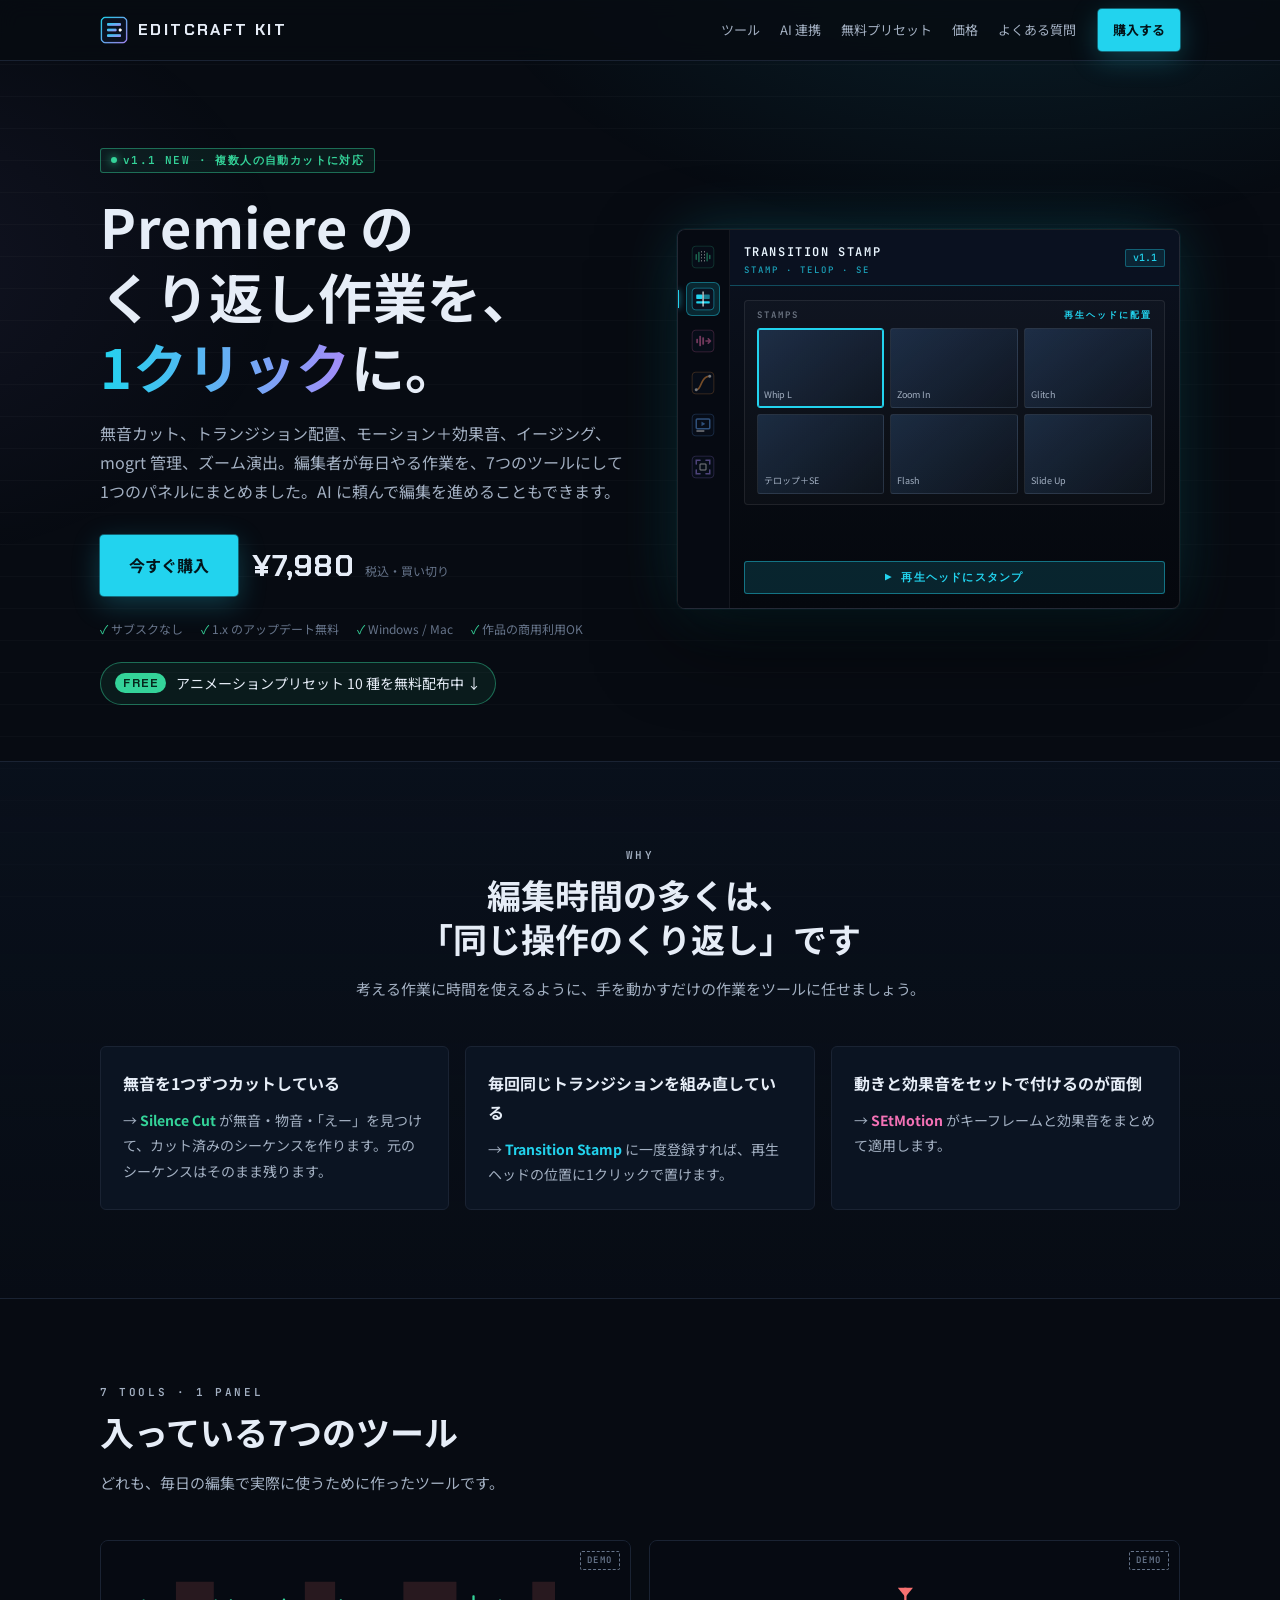
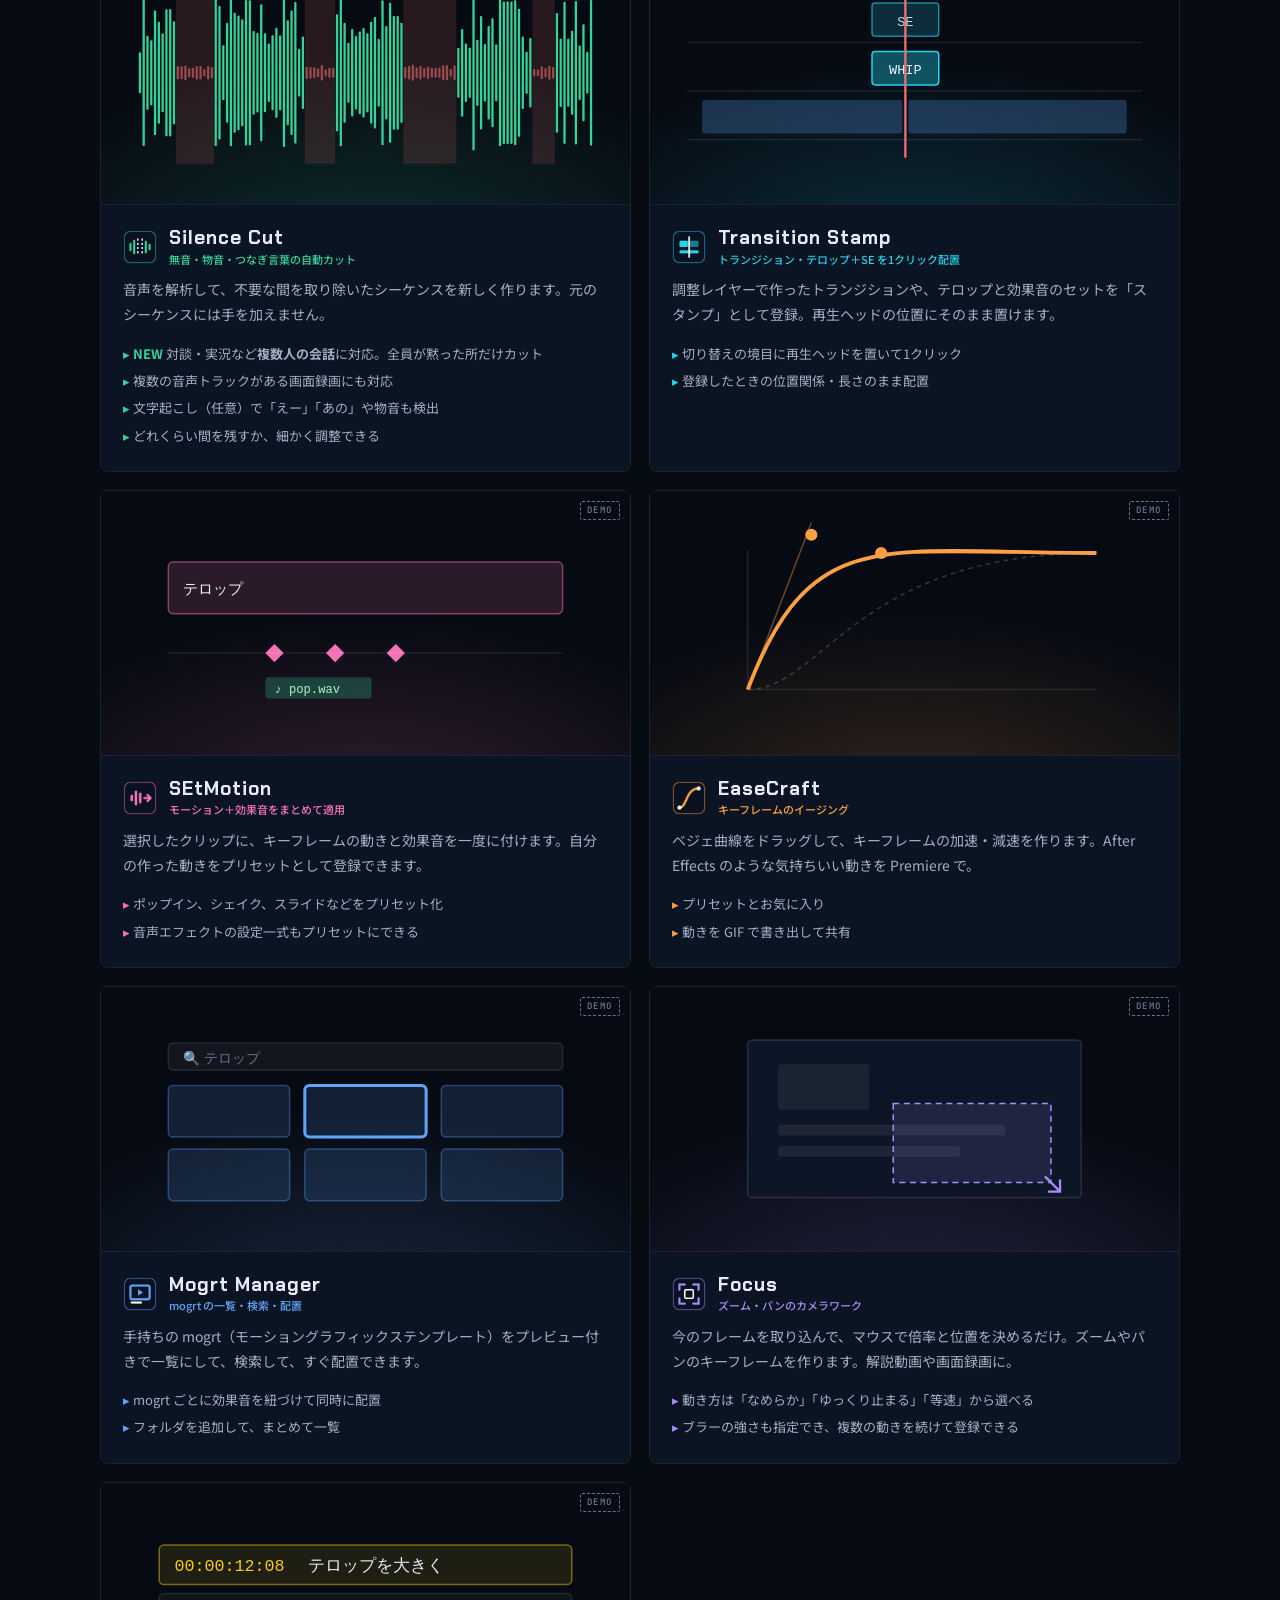
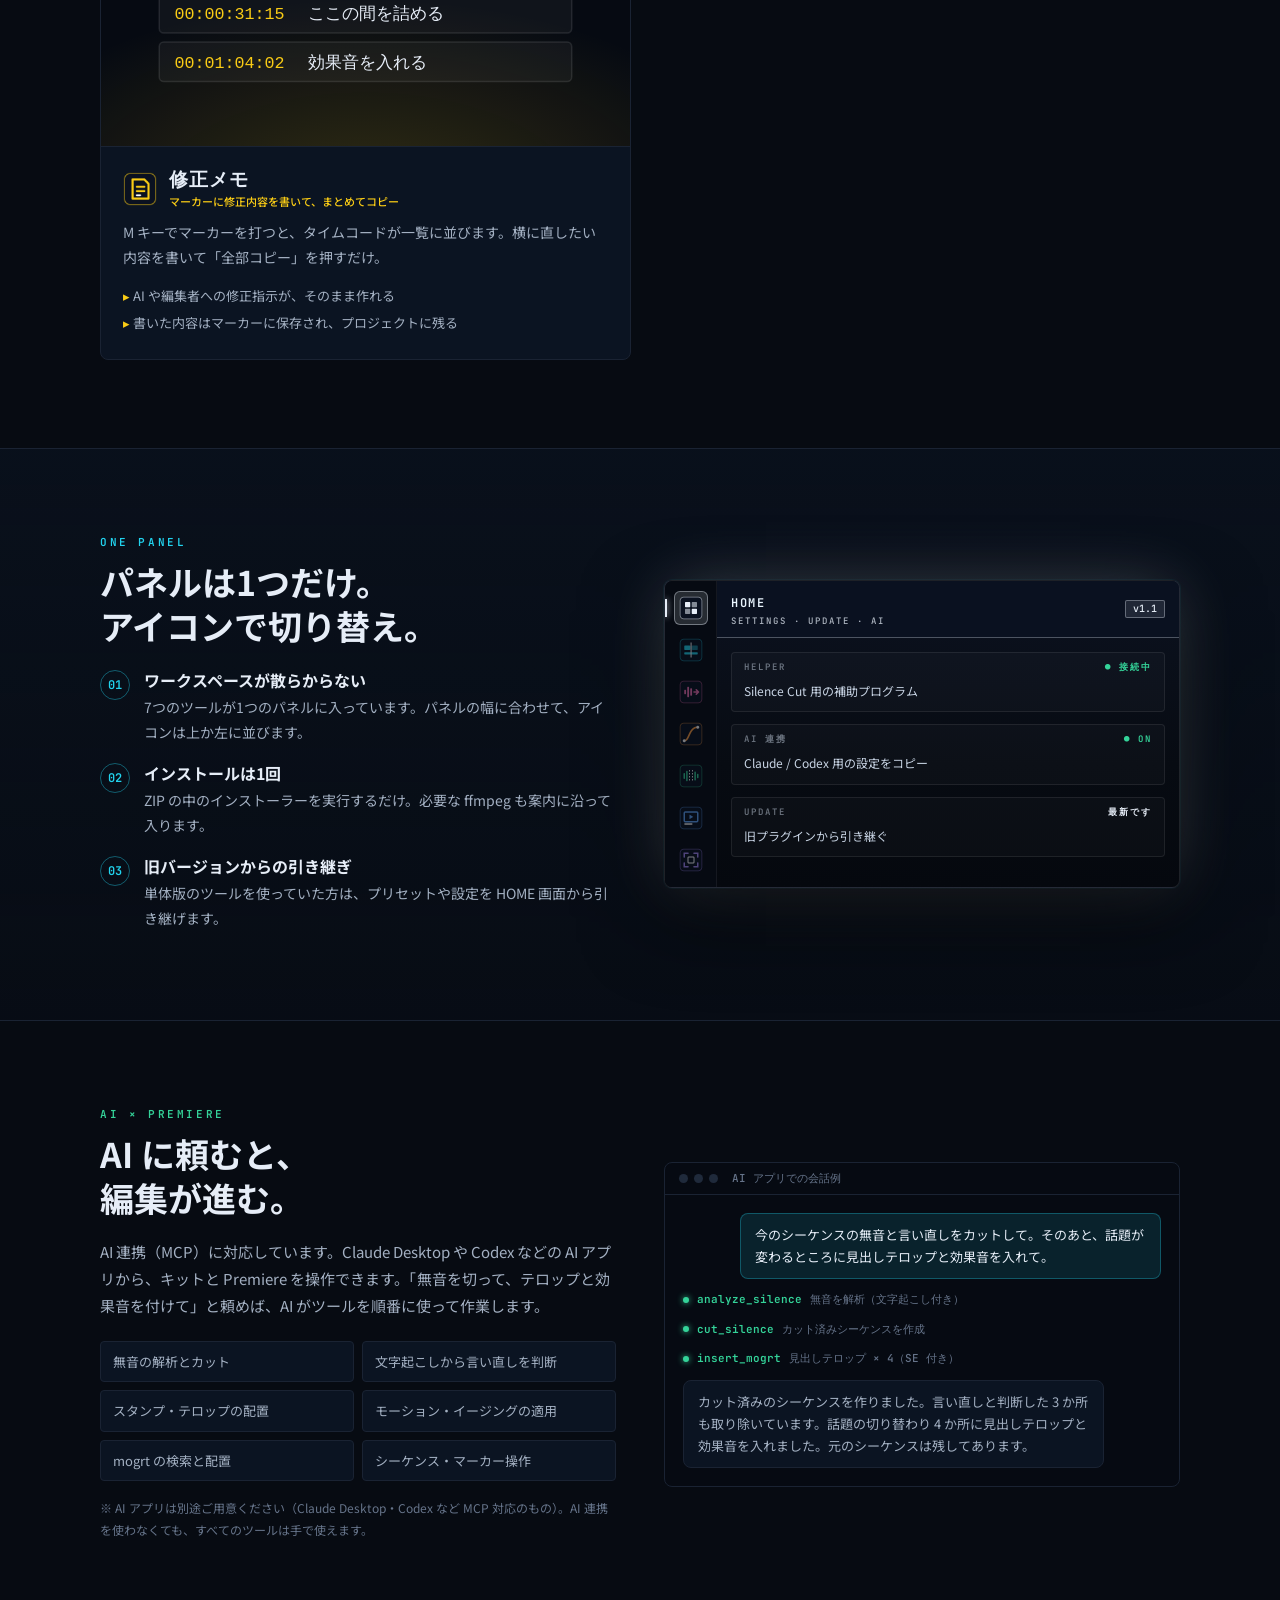
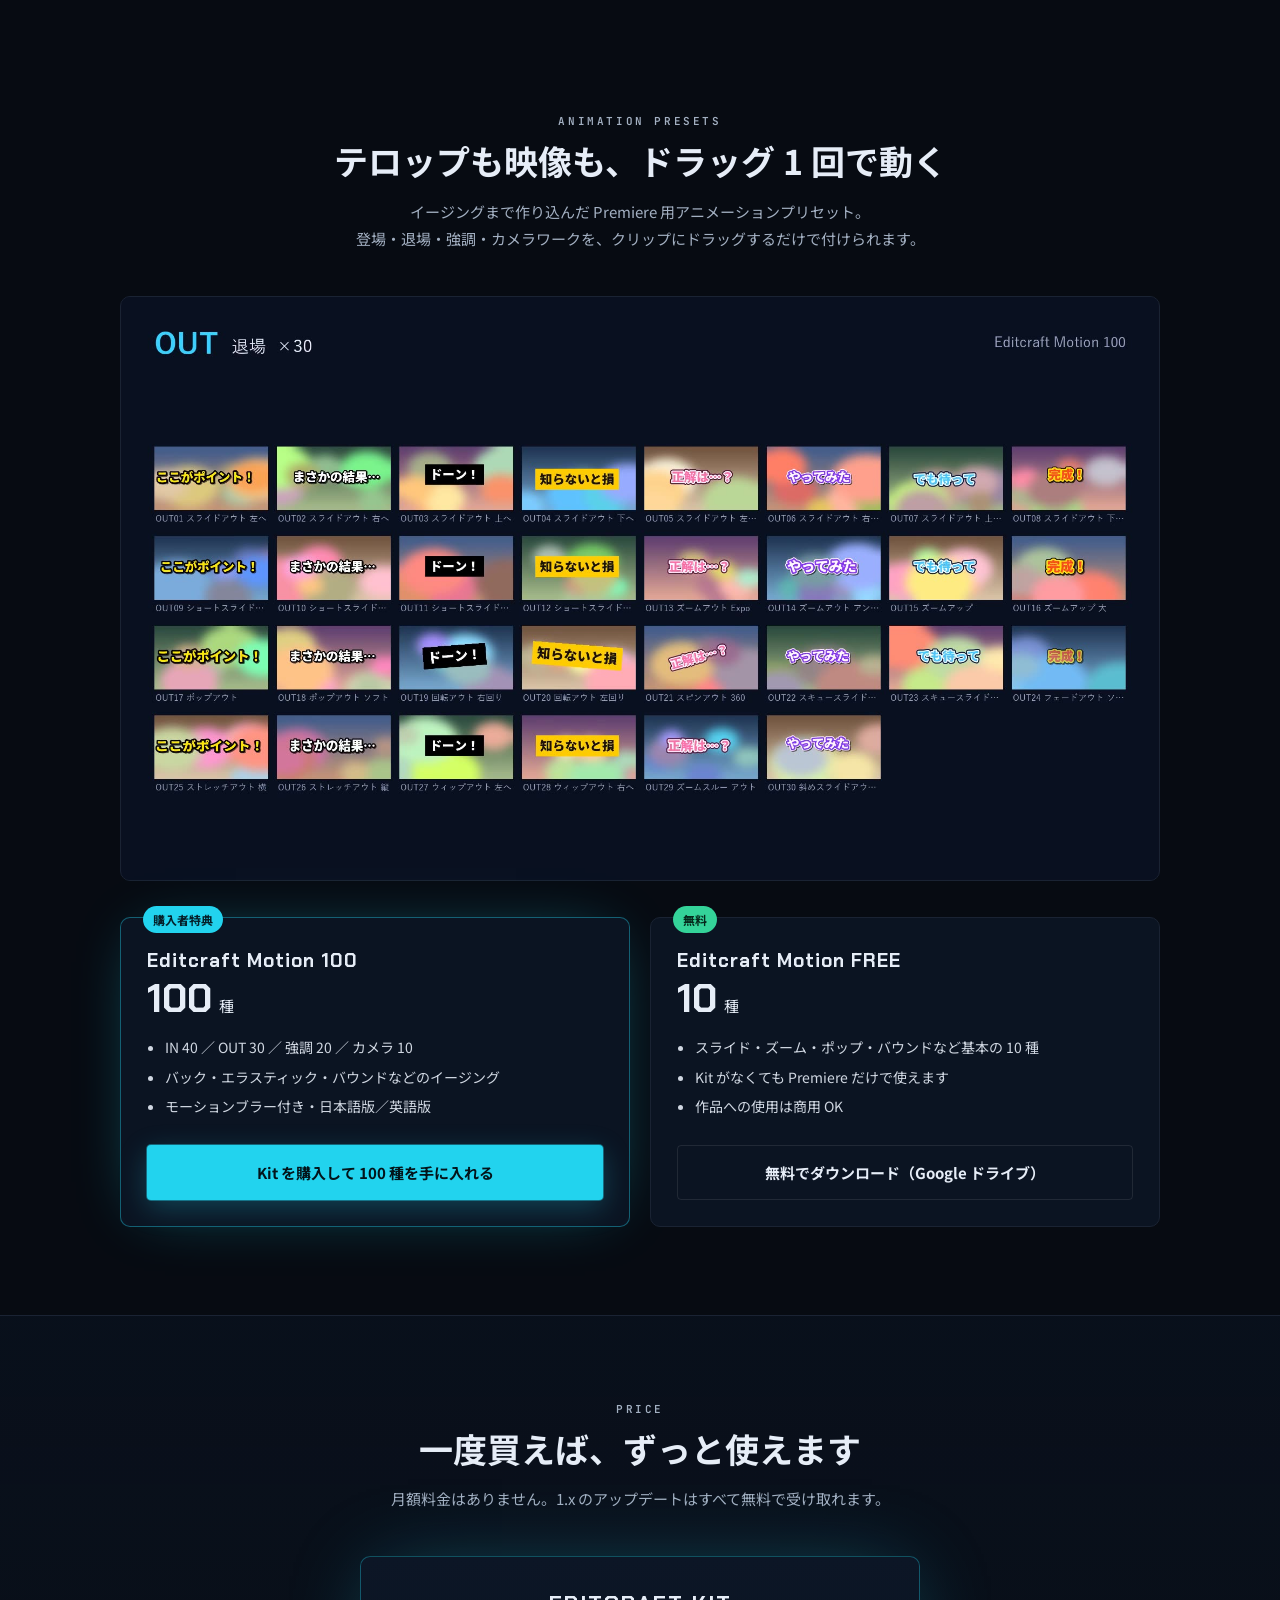
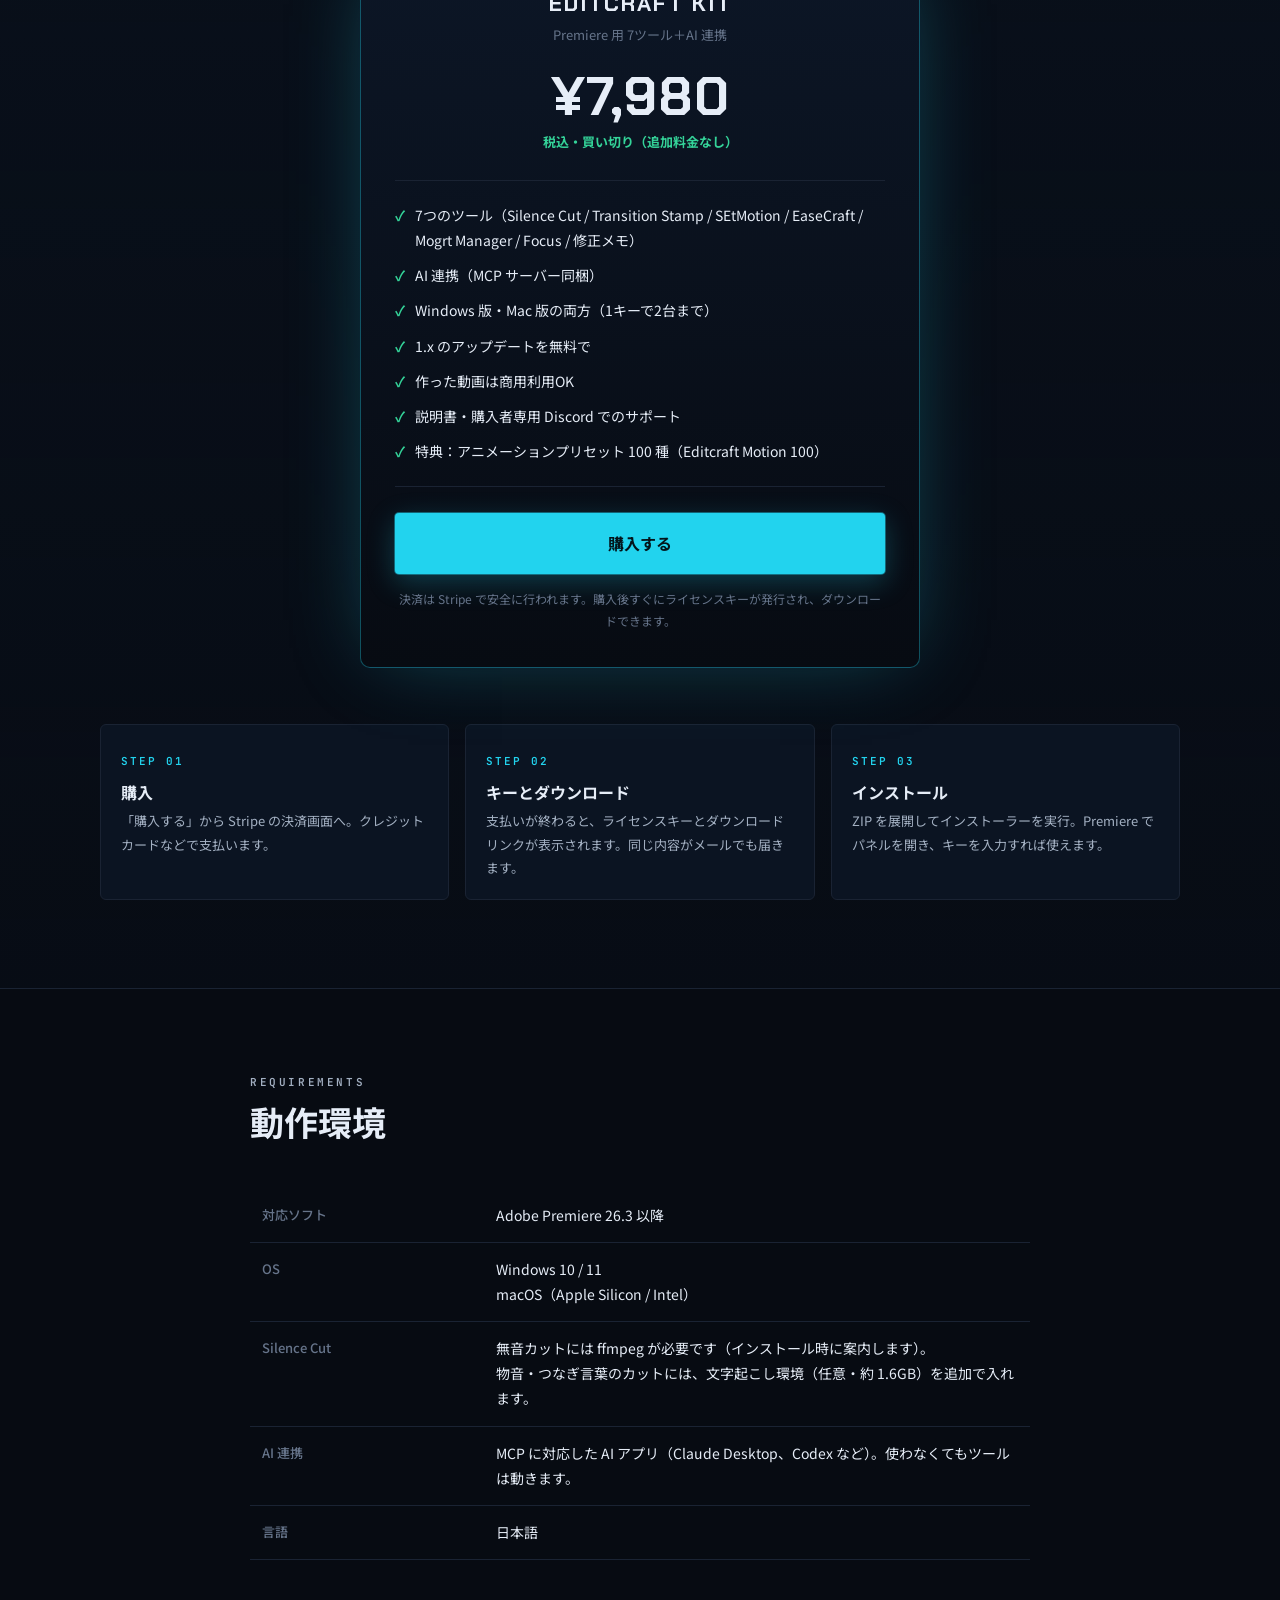
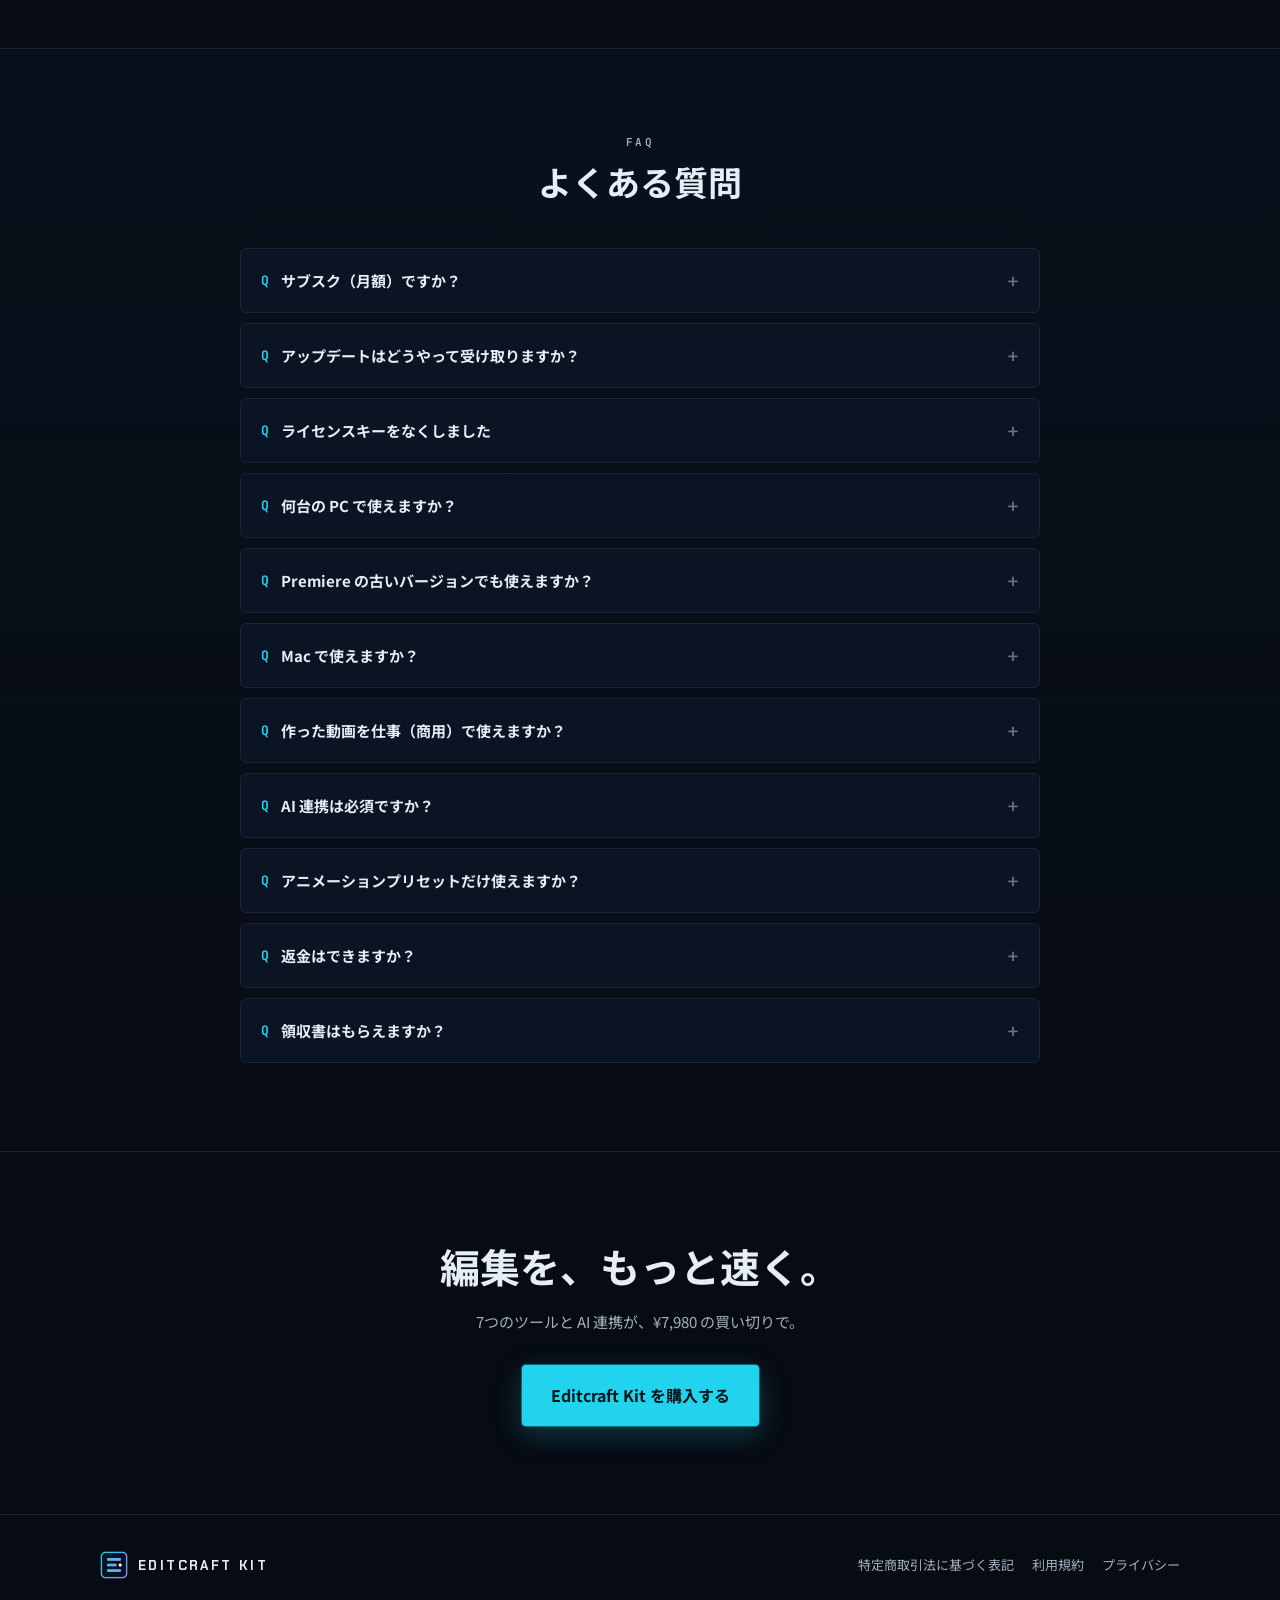
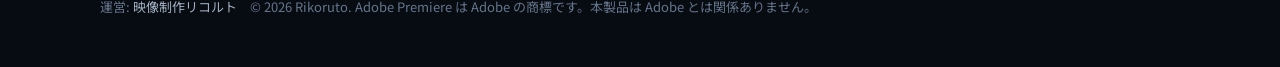
<file: editcraft-kit/index.html>
<!doctype html>
<html lang="ja">
<head>
<meta charset="utf-8">
<meta name="viewport" content="width=device-width,initial-scale=1">
<title>Editcraft Kit — Premiere 編集ツールキット</title>
<meta name="description" content="無音カット（複数人の会話にも対応）、トランジション配置、モーション＋SE、イージング、mogrt管理、ズーム演出、修正メモ。Premiere の編集を速くする7つのツールを1つのパネルに。AI（MCP）からの自動編集にも対応。買い切り。">
<meta property="og:title" content="Editcraft Kit — Premiere 編集ツールキット">
<meta property="og:description" content="Premiere の編集を速くする7つのツールを1つのパネルに。無音カットは複数人の会話にも対応。買い切り。">
<meta property="og:type" content="website">
<meta property="og:url" content="https://rikoruto.jp/editcraft-kit/">
<link rel="canonical" href="https://rikoruto.jp/editcraft-kit/">
<meta name="twitter:card" content="summary_large_image">
<link rel="icon" href="assets/kit-plugin@2x.png">
<link rel="preconnect" href="https://fonts.googleapis.com">
<link rel="preconnect" href="https://fonts.gstatic.com" crossorigin>
<link rel="stylesheet" href="https://fonts.googleapis.com/css2?family=Chakra+Petch:wght@500;700&family=JetBrains+Mono:wght@500;600&family=Noto+Sans+JP:wght@400;500;700&display=swap">
<link rel="stylesheet" href="assets/style.css">
<script src="assets/config.js"></script>
</head>
<body>

<header class="nav">
  <div class="wrap">
    <a class="brand" href="#top"><img src="assets/kit-plugin@2x.png" alt=""><b>EDITCRAFT KIT</b></a>
    <nav class="nav-links">
      <a href="#tools">ツール</a>
      <a href="#ai">AI 連携</a>
      <a href="#presets">無料プリセット</a>
      <a href="#price">価格</a>
      <a href="#faq">よくある質問</a>
    </nav>
    <a class="btn btn-primary btn-sm js-buy" href="#price">購入する</a>
  </div>
  <a class="sale-bar js-salebar" href="#price" hidden>
    <b class="js-sb-name"></b><span class="js-sb-text"></span><span class="sb-cd js-sb-cd"></span><span class="sb-price js-sb-price"></span>
  </a>
</header>

<main id="top">

<!-- ================= HERO ================= -->
<section class="hero" style="padding-bottom:56px">
  <div class="wrap">
    <div>
      <span class="badge js-promo-any"><i></i><span class="js-badge-text">LAUNCH SALE</span> <span class="js-sale-left"></span></span>
      <p class="js-v11-only" hidden style="margin:10px 0 0"><span class="badge" style="color:#34d399;border-color:rgba(52,211,153,.45);background:rgba(52,211,153,.08)"><i style="background:#34d399;box-shadow:0 0 8px #34d399"></i>v1.1 NEW · 複数人の自動カットに対応</span></p>
      <h1>Premiere Pro の<br>くり返し作業を、<br><em>1クリック</em>に。</h1>
      <p class="lede">無音カット、トランジション配置、モーション＋効果音、イージング、mogrt 管理、ズーム演出。編集者が毎日やる作業を、6つのツールにして1つのパネルにまとめました。AI に頼んで編集を進めることもできます。</p>
      <div class="hero-cta">
        <a class="btn btn-primary btn-lg js-buy" href="#price">今すぐ購入</a>
        <div class="price-tag">
          <span class="now js-now">¥4,980</span>
          <span class="was-wrap js-sale-only"><small>通常</small><span class="was js-was">¥7,980</span></span>
          <span class="tax">税込・買い切り</span>
        </div>
      </div>
      <div class="hero-meta">
        <span>サブスクなし</span><span>1.x のアップデート無料</span><span>Windows / Mac</span><span>作品の商用利用OK</span>
      </div>
      <a class="free-flag" href="#presets"><b>FREE</b>アニメーションプリセット 10 種を無料配布中 ↓</a>
    </div>

    <!-- interactive panel mock -->
    <div class="panel" id="panel" aria-label="Editcraft Kit パネルのイメージ">
      <div class="rail" role="tablist">
        <button data-v="sc"   style="--c:#34d399" class="on" title="Silence Cut"><img src="assets/tool-sc.png" alt="Silence Cut"></button>
        <button data-v="ts"   style="--c:#22d3ee" title="Transition Stamp"><img src="assets/tool-ts.png" alt="Transition Stamp"></button>
        <button data-v="se"   style="--c:#f472b6" title="SEtMotion"><img src="assets/tool-se.png" alt="SEtMotion"></button>
        <button data-v="ease" style="--c:#ff9f43" title="EaseCraft"><img src="assets/tool-ease.png" alt="EaseCraft"></button>
        <button data-v="mg"   style="--c:#60a5fa" title="Mogrt Manager"><img src="assets/tool-mg.png" alt="Mogrt Manager"></button>
        <button data-v="fc"   style="--c:#a78bfa" title="Focus"><img src="assets/tool-fc.png" alt="Focus"></button>
      </div>
      <div class="main">
        <div class="head"><div><b class="js-pn">Silence Cut</b><small class="js-ps">SILENCE · NOISE · FILLER</small></div><span class="ver">v1.0</span></div>
        <div class="body">
          <!-- SC -->
          <div class="view on" data-view="sc">
            <div class="hud-box"><div class="hud-label">WAVEFORM <em>14 区間を検出</em></div><svg class="wave" id="wave" viewBox="0 0 300 64" preserveAspectRatio="none"></svg></div>
            <div class="chip-row"><span class="chip on">無音</span><span class="chip on">物音</span><span class="chip on">えー・あの</span><span class="chip">言い直し</span></div>
            <div class="hud-box"><div class="hud-label">THRESHOLD <em>-38 dB</em></div><div style="height:4px;border-radius:2px;background:linear-gradient(90deg,var(--ac) 62%,rgba(255,255,255,.1) 62%)"></div></div>
            <div class="hud-row" style="margin-top:auto"><div class="hud-btn" style="opacity:.6">解析</div><div class="hud-btn">カット済みシーケンスを作成</div></div>
          </div>
          <!-- TS -->
          <div class="view" data-view="ts">
            <div class="hud-box"><div class="hud-label">STAMPS <em>再生ヘッドに配置</em></div>
              <div class="tiles"><div class="on">Whip L</div><div>Zoom In</div><div>Glitch</div><div>テロップ＋SE</div><div>Flash</div><div>Slide Up</div></div></div>
            <div class="hud-btn" style="margin-top:auto">▶ 再生ヘッドにスタンプ</div>
          </div>
          <!-- SE -->
          <div class="view" data-view="se">
            <div class="hud-box"><div class="hud-label">PRESETS <em>モーション＋SE</em></div>
              <div class="chip-row"><span class="chip on">ポップイン＋ポン</span><span class="chip">シェイク＋ドン</span><span class="chip">スライド＋シュッ</span><span class="chip">バウンス</span><span class="chip">音声エフェクト一式</span></div></div>
            <div class="hud-btn" style="margin-top:auto">選択クリップに適用</div>
          </div>
          <!-- EASE -->
          <div class="view" data-view="ease">
            <div class="hud-box"><div class="hud-label">BEZIER <em>.16, 1, .3, 1</em></div>
              <svg viewBox="0 0 200 110" style="width:100%;height:120px"><path d="M10 100 H190 M10 10 V100" stroke="rgba(255,255,255,.1)"/><path d="M10 100 C42 0, 70 10, 190 10" fill="none" stroke="var(--ac)" stroke-width="2.5"/><line x1="10" y1="100" x2="42" y2="0" stroke="rgba(255,159,67,.4)"/><line x1="190" y1="10" x2="70" y2="10" stroke="rgba(255,159,67,.4)"/><circle cx="42" cy="0" r="4" fill="var(--ac)" transform="translate(0 4)"/><circle cx="70" cy="10" r="4" fill="var(--ac)"/></svg></div>
            <div class="chip-row"><span class="chip on">Expo Out</span><span class="chip">Back</span><span class="chip">★ お気に入り</span></div>
            <div class="hud-btn" style="margin-top:auto">キーフレームに適用</div>
          </div>
          <!-- MG -->
          <div class="view" data-view="mg">
            <div class="hud-box" style="padding:8px 10px;font-size:11px;color:rgba(200,212,228,.5)">🔍 テロップ</div>
            <div class="tiles"><div class="on">見出し A</div><div>下三分の一</div><div>吹き出し</div><div>強調テロップ</div><div>カウント</div><div>エンドカード</div></div>
            <div class="hud-btn" style="margin-top:auto">再生ヘッドに配置（SE 付き）</div>
          </div>
          <!-- FC -->
          <div class="view" data-view="fc">
            <div class="hud-box"><div class="hud-label">PREVIEW <em>マウスで倍率・位置</em></div>
              <svg viewBox="0 0 160 90" style="width:100%;height:auto;display:block;border-radius:3px;background:#0d1626"><rect x="1" y="1" width="158" height="88" fill="none" stroke="rgba(255,255,255,.12)"/><rect x="18" y="14" width="40" height="22" rx="2" fill="rgba(255,255,255,.06)"/><rect x="18" y="44" width="110" height="5" rx="2" fill="rgba(255,255,255,.07)"/><rect x="18" y="54" width="90" height="5" rx="2" fill="rgba(255,255,255,.07)"/><rect x="74" y="34" width="66" height="37" fill="rgba(167,139,250,.12)" stroke="var(--ac)" stroke-dasharray="3 2"/></svg></div>
            <div class="chip-row"><span class="chip on">なめらか</span><span class="chip">ゆっくり止まる</span><span class="chip">等速</span></div><div class="hud-btn" style="margin-top:auto">適用</div>
          </div>
        </div>
      </div>
    </div>
  </div>
</section>

<!-- ================= PAINS ================= -->
<section class="alt">
  <div class="wrap">
    <div class="sec-head center">
      <p class="eyebrow">WHY</p>
      <h2>編集時間の多くは、「同じ操作のくり返し」です</h2>
      <p>考える作業に時間を使えるように、手を動かすだけの作業をツールに任せましょう。</p>
    </div>
    <div class="pains">
      <div class="pain" style="--ac:var(--green)"><p class="q">無音を1つずつカットしている</p><p class="a">→ <b>Silence Cut</b> が無音・物音・「えー」を見つけて、カット済みのシーケンスを作ります。元のシーケンスはそのまま残ります。</p></div>
      <div class="pain" style="--ac:var(--cyan)"><p class="q">毎回同じトランジションを組み直している</p><p class="a">→ <b>Transition Stamp</b> に一度登録すれば、再生ヘッドの位置に1クリックで置けます。</p></div>
      <div class="pain" style="--ac:var(--pink)"><p class="q">動きと効果音をセットで付けるのが面倒</p><p class="a">→ <b>SEtMotion</b> がキーフレームと効果音をまとめて適用します。</p></div>
    </div>
  </div>
</section>

<!-- ================= TOOLS ================= -->
<section id="tools">
  <div class="wrap">
    <div class="sec-head">
      <p class="eyebrow" data-v11="7 TOOLS · 1 PANEL">6 TOOLS · 1 PANEL</p>
      <h2>入っている6つのツール</h2>
      <p>どれも、毎日の編集で実際に使うために作ったツールです。</p>
    </div>
    <div class="tools">

      <article class="tool reveal" style="--c:#34d399">
        <div class="vis"><span class="demo-tag">DEMO</span>
          <svg viewBox="0 0 300 120"><g id="tv-sc"></g></svg></div>
        <div class="txt">
          <div class="ttl"><img src="assets/tool-sc.png" alt=""><div><h3>Silence Cut</h3><small>無音・物音・つなぎ言葉の自動カット</small></div></div>
          <p>音声を解析して、不要な間を取り除いたシーケンスを新しく作ります。元のシーケンスには手を加えません。</p>
          <ul><li class="js-v11-only" hidden><b style="color:#34d399">NEW</b> 対談・実況など<b>複数人の会話</b>に対応。全員が黙った所だけカット</li><li>複数の音声トラックがある画面録画にも対応</li><li>文字起こし（任意）で「えー」「あの」や物音も検出</li><li>どれくらい間を残すか、細かく調整できる</li></ul>
        </div>
      </article>

      <article class="tool reveal" style="--c:#22d3ee">
        <div class="vis"><span class="demo-tag">DEMO</span>
          <svg viewBox="0 0 300 120">
            <g stroke="rgba(255,255,255,.08)"><line x1="0" y1="40" x2="300" y2="40"/><line x1="0" y1="72" x2="300" y2="72"/><line x1="0" y1="104" x2="300" y2="104"/></g>
            <rect x="10" y="78" width="132" height="22" rx="2" fill="rgba(96,165,250,.25)"/><rect x="146" y="78" width="144" height="22" rx="2" fill="rgba(96,165,250,.25)"/>
            <rect x="122" y="46" width="44" height="22" rx="2" fill="rgba(34,211,238,.35)" stroke="#22d3ee"/><text x="144" y="61" fill="#eaf6ff" font-size="9" text-anchor="middle" font-family="monospace">WHIP</text>
            <rect x="122" y="14" width="44" height="22" rx="2" fill="rgba(34,211,238,.18)" stroke="rgba(34,211,238,.6)"/><text x="144" y="29" fill="#c8d4e4" font-size="9" text-anchor="middle" font-family="monospace">SE</text>
            <line x1="144" y1="4" x2="144" y2="116" stroke="#f87171" stroke-width="1.5"/><path d="M139 4h10l-5 6z" fill="#f87171"/>
          </svg></div>
        <div class="txt">
          <div class="ttl"><img src="assets/tool-ts.png" alt=""><div><h3>Transition Stamp</h3><small>トランジション・テロップ＋SE を1クリック配置</small></div></div>
          <p>調整レイヤーで作ったトランジションや、テロップと効果音のセットを「スタンプ」として登録。再生ヘッドの位置にそのまま置けます。</p>
          <ul><li>切り替えの境目に再生ヘッドを置いて1クリック</li><li>登録したときの位置関係・長さのまま配置</li></ul>
        </div>
      </article>

      <article class="tool reveal" style="--c:#f472b6">
        <div class="vis"><span class="demo-tag">DEMO</span>
          <svg viewBox="0 0 300 120">
            <rect x="20" y="20" width="260" height="34" rx="3" fill="rgba(244,114,182,.15)" stroke="rgba(244,114,182,.5)"/><text x="30" y="41" fill="#eaf6ff" font-size="10" font-family="sans-serif">テロップ</text>
            <g fill="#f472b6"><path d="M90 74l6 6-6 6-6-6z"/><path d="M130 74l6 6-6 6-6-6z"/><path d="M170 74l6 6-6 6-6-6z"/></g>
            <line x1="20" y1="80" x2="280" y2="80" stroke="rgba(255,255,255,.08)"/>
            <rect x="84" y="96" width="70" height="14" rx="2" fill="rgba(52,211,153,.25)"/><text x="90" y="106" fill="#a7f3d0" font-size="8" font-family="monospace">♪ pop.wav</text>
          </svg></div>
        <div class="txt">
          <div class="ttl"><img src="assets/tool-se.png" alt=""><div><h3>SEtMotion</h3><small>モーション＋効果音をまとめて適用</small></div></div>
          <p>選択したクリップに、キーフレームの動きと効果音を一度に付けます。自分の作った動きをプリセットとして登録できます。</p>
          <ul><li>ポップイン、シェイク、スライドなどをプリセット化</li><li>音声エフェクトの設定一式もプリセットにできる</li></ul>
        </div>
      </article>

      <article class="tool reveal" style="--c:#ff9f43">
        <div class="vis"><span class="demo-tag">DEMO</span>
          <svg viewBox="0 0 300 120">
            <path d="M40 104H270M40 12V104" stroke="rgba(255,255,255,.1)"/>
            <path d="M40 104C90 104,110 14,270 14" fill="none" stroke="rgba(255,255,255,.18)" stroke-dasharray="3 3"/>
            <path d="M40 104C82 -6,128 14,270 14" fill="none" stroke="#ff9f43" stroke-width="2.5"/>
            <line x1="40" y1="104" x2="82" y2="-6" stroke="rgba(255,159,67,.4)"/><circle cx="82" cy="2" r="4" fill="#ff9f43"/>
            <line x1="270" y1="14" x2="128" y2="14" stroke="rgba(255,159,67,.4)"/><circle cx="128" cy="14" r="4" fill="#ff9f43"/>
          </svg></div>
        <div class="txt">
          <div class="ttl"><img src="assets/tool-ease.png" alt=""><div><h3>EaseCraft</h3><small>キーフレームのイージング</small></div></div>
          <p>ベジェ曲線をドラッグして、キーフレームの加速・減速を作ります。After Effects のような気持ちいい動きを Premiere で。</p>
          <ul><li>プリセットとお気に入り</li><li>動きを GIF で書き出して共有</li></ul>
        </div>
      </article>

      <article class="tool reveal" style="--c:#60a5fa">
        <div class="vis"><span class="demo-tag">DEMO</span>
          <svg viewBox="0 0 300 120">
            <rect x="20" y="10" width="260" height="18" rx="3" fill="rgba(255,255,255,.05)" stroke="rgba(255,255,255,.1)"/><text x="30" y="23" fill="#66748a" font-size="9" font-family="sans-serif">🔍 テロップ</text>
            <g fill="rgba(96,165,250,.14)" stroke="rgba(96,165,250,.35)">
              <rect x="20" y="38" width="80" height="34" rx="3"/><rect x="110" y="38" width="80" height="34" rx="3" stroke="#60a5fa" stroke-width="2"/><rect x="200" y="38" width="80" height="34" rx="3"/>
              <rect x="20" y="80" width="80" height="34" rx="3"/><rect x="110" y="80" width="80" height="34" rx="3"/><rect x="200" y="80" width="80" height="34" rx="3"/></g>
          </svg></div>
        <div class="txt">
          <div class="ttl"><img src="assets/tool-mg.png" alt=""><div><h3>Mogrt Manager</h3><small>mogrt の一覧・検索・配置</small></div></div>
          <p>手持ちの mogrt（モーショングラフィックステンプレート）をプレビュー付きで一覧にして、検索して、すぐ配置できます。</p>
          <ul><li>mogrt ごとに効果音を紐づけて同時に配置</li><li>フォルダを追加して、まとめて一覧</li></ul>
        </div>
      </article>

      <article class="tool reveal" style="--c:#a78bfa">
        <div class="vis"><span class="demo-tag">DEMO</span>
          <svg viewBox="0 0 300 120">
            <rect x="40" y="8" width="220" height="104" rx="3" fill="#0d1626" stroke="rgba(255,255,255,.12)"/>
            <rect x="60" y="24" width="60" height="30" rx="2" fill="rgba(255,255,255,.06)"/><rect x="60" y="64" width="150" height="7" rx="2" fill="rgba(255,255,255,.07)"/><rect x="60" y="78" width="120" height="7" rx="2" fill="rgba(255,255,255,.07)"/>
            <rect x="136" y="50" width="104" height="52" fill="rgba(167,139,250,.12)" stroke="#a78bfa" stroke-dasharray="4 3"/>
            <path d="M236 98l10 10M246 100v8h-8" stroke="#a78bfa" fill="none" stroke-width="1.5"/>
          </svg></div>
        <div class="txt">
          <div class="ttl"><img src="assets/tool-fc.png" alt=""><div><h3>Focus</h3><small>ズーム・パンのカメラワーク</small></div></div>
          <p>今のフレームを取り込んで、マウスで倍率と位置を決めるだけ。ズームやパンのキーフレームを作ります。解説動画や画面録画に。</p>
          <ul><li>動き方は「なめらか」「ゆっくり止まる」「等速」から選べる</li><li>ブラーの強さも指定でき、複数の動きを続けて登録できる</li></ul>
        </div>
      </article>

      <article class="tool reveal js-v11-only" style="--c:#facc15" hidden>
        <div class="vis"><span class="demo-tag">DEMO</span>
          <svg viewBox="0 0 300 120">
            <g font-family="monospace" font-size="11">
              <rect x="14" y="14" width="272" height="26" rx="3" fill="rgba(250,204,21,.10)" stroke="rgba(250,204,21,.45)"/>
              <text x="24" y="31" fill="#facc15">00:00:12:08</text><text x="112" y="31" fill="#e6edf7">テロップを大きく</text>
              <rect x="14" y="46" width="272" height="26" rx="3" fill="rgba(255,255,255,.04)" stroke="rgba(255,255,255,.10)"/>
              <text x="24" y="63" fill="#facc15">00:00:31:15</text><text x="112" y="63" fill="#e6edf7">ここの間を詰める</text>
              <rect x="14" y="78" width="272" height="26" rx="3" fill="rgba(255,255,255,.04)" stroke="rgba(255,255,255,.10)"/>
              <text x="24" y="95" fill="#facc15">00:01:04:02</text><text x="112" y="95" fill="#e6edf7">効果音を入れる</text>
            </g>
          </svg></div>
        <div class="txt">
          <div class="ttl"><img src="assets/tool-rv.png" alt=""><div><h3>修正メモ</h3><small>マーカーに修正内容を書いて、まとめてコピー</small></div></div>
          <p>M キーでマーカーを打つと、タイムコードが一覧に並びます。横に直したい内容を書いて「全部コピー」を押すだけ。</p>
          <ul><li>AI や編集者への修正指示が、そのまま作れる</li><li>書いた内容はマーカーに保存され、プロジェクトに残る</li></ul>
        </div>
      </article>

    </div>
  </div>
</section>

<!-- ================= ONE PANEL ================= -->
<section class="alt">
  <div class="wrap split">
    <div>
      <p class="eyebrow">ONE PANEL</p>
      <h2 style="font-size:clamp(24px,3.4vw,34px);margin:12px 0 22px">パネルは1つだけ。<br>アイコンで切り替え。</h2>
      <div class="points">
        <div class="point"><span class="n">01</span><div><h3>ワークスペースが散らからない</h3><p>6つのツールが1つのパネルに入っています。パネルの幅に合わせて、アイコンは上か左に並びます。</p></div></div>
        <div class="point"><span class="n">02</span><div><h3>インストールは1回</h3><p>ZIP の中のインストーラーを実行するだけ。必要な ffmpeg も案内に沿って入ります。</p></div></div>
        <div class="point"><span class="n">03</span><div><h3>旧バージョンからの引き継ぎ</h3><p>単体版のツールを使っていた方は、プリセットや設定を HOME 画面から引き継げます。</p></div></div>
      </div>
    </div>
    <div class="panel" style="min-height:300px;--ac:#e6edf7" aria-hidden="true">
      <div class="rail">
        <button class="on" style="--c:#e6edf7"><img src="assets/tool-home.png" alt=""></button>
        <button style="--c:#22d3ee"><img src="assets/tool-ts.png" alt=""></button>
        <button style="--c:#f472b6"><img src="assets/tool-se.png" alt=""></button>
        <button style="--c:#ff9f43"><img src="assets/tool-ease.png" alt=""></button>
        <button style="--c:#34d399"><img src="assets/tool-sc.png" alt=""></button>
        <button style="--c:#60a5fa"><img src="assets/tool-mg.png" alt=""></button>
        <button style="--c:#a78bfa"><img src="assets/tool-fc.png" alt=""></button>
      </div>
      <div class="main">
        <div class="head"><div><b>Home</b><small>SETTINGS · UPDATE · AI</small></div><span class="ver">v1.0</span></div>
        <div class="body">
          <div class="hud-box"><div class="hud-label">HELPER <em style="color:var(--green)">● 接続中</em></div>Silence Cut 用の補助プログラム</div>
          <div class="hud-box"><div class="hud-label">AI 連携 <em style="color:var(--green)">● ON</em></div>Claude / Codex 用の設定をコピー</div>
          <div class="hud-box"><div class="hud-label">UPDATE <em>最新です</em></div>旧プラグインから引き継ぐ</div>
        </div>
      </div>
    </div>
  </div>
</section>

<!-- ================= AI ================= -->
<section id="ai">
  <div class="wrap split">
    <div>
      <p class="eyebrow" style="color:var(--green)">AI × PREMIERE</p>
      <h2 style="font-size:clamp(24px,3.4vw,34px);margin:12px 0 18px">AI に頼むと、<br>編集が進む。</h2>
      <p style="color:var(--ink-2)">AI 連携（MCP）に対応しています。Claude Desktop や Codex などの AI アプリから、キットと Premiere Pro を操作できます。「無音を切って、テロップと効果音を付けて」と頼めば、AI がツールを順番に使って作業します。</p>
      <div class="ai-list">
        <span>無音の解析とカット</span><span>文字起こしから言い直しを判断</span>
        <span>スタンプ・テロップの配置</span><span>モーション・イージングの適用</span>
        <span>mogrt の検索と配置</span><span>シーケンス・マーカー操作</span>
      </div>
      <p class="ai-note">※ AI アプリは別途ご用意ください（Claude Desktop・Codex など MCP 対応のもの）。AI 連携を使わなくても、すべてのツールは手で使えます。</p>
    </div>
    <div class="chat reveal" aria-label="AI 連携の会話例">
      <div class="bar"><i></i><i></i><i></i><span>AI アプリでの会話例</span></div>
      <div class="log">
        <div class="msg you">今のシーケンスの無音と言い直しをカットして。そのあと、話題が変わるところに見出しテロップと効果音を入れて。</div>
        <div class="call"><b>analyze_silence</b> 無音を解析（文字起こし付き）</div>
        <div class="call"><b>cut_silence</b> カット済みシーケンスを作成</div>
        <div class="call"><b>insert_mogrt</b> 見出しテロップ × 4（SE 付き）</div>
        <div class="msg ai">カット済みのシーケンスを作りました。言い直しと判断した 3 か所も取り除いています。話題の切り替わり 4 か所に見出しテロップと効果音を入れました。元のシーケンスは残してあります。</div>
      </div>
    </div>
  </div>
</section>

<!-- ================= PRESETS ================= -->
<section id="presets">
  <div class="wrap">
    <div class="sec-head center">
      <p class="eyebrow">ANIMATION PRESETS</p>
      <h2>テロップも映像も、ドラッグ 1 回で動く</h2>
      <p>イージングまで作り込んだ Premiere Pro 用アニメーションプリセット。<br>登場・退場・強調・カメラワークを、クリップにドラッグするだけで付けられます。</p>
    </div>
    <video class="preset-video" src="assets/motion100-preview.mp4" poster="assets/motion100-poster.jpg" autoplay muted loop playsinline preload="metadata"></video>
    <div class="preset-cards">
      <div class="preset-card is-bonus">
        <span class="tag">購入者特典</span>
        <h3>Editcraft Motion 100</h3>
        <p class="num"><b>100</b> 種</p>
        <ul>
          <li>IN 40 ／ OUT 30 ／ 強調 20 ／ カメラ 10</li>
          <li>バック・エラスティック・バウンドなどのイージング</li>
          <li>モーションブラー付き・日本語版／英語版</li>
        </ul>
        <a class="btn btn-primary js-buy" href="#price">Kit を購入して 100 種を手に入れる</a>
      </div>
      <div class="preset-card">
        <span class="tag tag-free">無料</span>
        <h3>Editcraft Motion FREE</h3>
        <p class="num"><b>10</b> 種</p>
        <ul>
          <li>スライド・ズーム・ポップ・バウンドなど基本の 10 種</li>
          <li>Kit がなくても Premiere Pro だけで使えます</li>
          <li>作品への使用は商用 OK</li>
        </ul>
        <a class="btn btn-ghost js-free" href="#" target="_blank" rel="noopener">無料でダウンロード（Google ドライブ）</a>
      </div>
    </div>
  </div>
</section>

<!-- ================= PRICE ================= -->
<section id="price" class="alt">
  <div class="wrap">
    <div class="sec-head center">
      <p class="eyebrow">PRICE</p>
      <h2>一度買えば、ずっと使えます</h2>
      <p>月額料金はありません。1.x のアップデートはすべて無料で受け取れます。</p>
    </div>

    <div class="price-card">
      <span class="badge ribbon js-promo-any"><i></i><span class="js-ribbon-text">発売記念価格</span></span>
      <h3>EDITCRAFT KIT</h3>
      <p class="sub">Premiere Pro 用 6ツール＋AI 連携</p>
      <div class="price-big"><span class="now js-now">¥4,980</span><span class="was-wrap js-sale-only"><small>通常</small><span class="was js-was">¥7,980</span></span></div>
      <p class="once">税込・買い切り（追加料金なし）</p>
      <p class="teaser js-teaser" hidden></p>
      <div class="js-countdown" hidden>
        <div class="countdown" id="cd"><div><b>--</b><small>DAYS</small></div><div><b>--</b><small>HOURS</small></div><div><b>--</b><small>MIN</small></div><div><b>--</b><small>SEC</small></div></div>
        <p class="cd-label js-cd-label"></p>
      </div>
      <ul class="incl">
        <li data-v11="7つのツール（Silence Cut / Transition Stamp / SEtMotion / EaseCraft / Mogrt Manager / Focus / 修正メモ）">6つのツール（Silence Cut / Transition Stamp / SEtMotion / EaseCraft / Mogrt Manager / Focus）</li>
        <li>AI 連携（MCP サーバー同梱）</li>
        <li>Windows 版・Mac 版の両方（1キーで2台まで）</li>
        <li>1.x のアップデートを無料で</li>
        <li>作った動画は商用利用OK</li>
        <li>説明書・購入者専用 Discord でのサポート</li>
        <li>特典：アニメーションプリセット 100 種（Editcraft Motion 100）</li>
      </ul>
      <a class="btn btn-primary btn-lg js-buy" href="#">購入する</a>
      <p class="promo-note js-promo" hidden>決済画面でクーポン <b class="js-promo-code"></b>（<span class="js-promo-off"></span> 引き）が自動で適用されます</p>
      <p class="fine">決済は Stripe で安全に行われます。購入後すぐにライセンスキーが発行され、ダウンロードできます。</p>
    </div>

    <div class="steps">
      <div class="step"><span class="n">STEP 01</span><h3>購入</h3><p>「購入する」から Stripe の決済画面へ。クレジットカードなどで支払います。</p></div>
      <div class="step"><span class="n">STEP 02</span><h3>キーとダウンロード</h3><p>支払いが終わると、ライセンスキーとダウンロードリンクが表示されます。同じ内容がメールでも届きます。</p></div>
      <div class="step"><span class="n">STEP 03</span><h3>インストール</h3><p>ZIP を展開してインストーラーを実行。Premiere Pro でパネルを開き、キーを入力すれば使えます。</p></div>
    </div>
  </div>
</section>

<!-- ================= SPECS ================= -->
<section>
  <div class="wrap" style="max-width:820px">
    <div class="sec-head"><p class="eyebrow">REQUIREMENTS</p><h2>動作環境</h2></div>
    <table class="specs">
      <tr><th>対応ソフト</th><td>Adobe Premiere Pro 26.3 以降</td></tr>
      <tr><th>OS</th><td>Windows 10 / 11<br>macOS（Apple Silicon / Intel）</td></tr>
      <tr><th>Silence Cut</th><td>無音カットには ffmpeg が必要です（インストール時に案内します）。<br>物音・つなぎ言葉のカットには、文字起こし環境（任意・約 1.6GB）を追加で入れます。</td></tr>
      <tr><th>AI 連携</th><td>MCP に対応した AI アプリ（Claude Desktop、Codex など）。使わなくてもツールは動きます。</td></tr>
      <tr><th>言語</th><td>日本語</td></tr>
    </table>
  </div>
</section>

<!-- ================= FAQ ================= -->
<section id="faq" class="alt">
  <div class="wrap">
    <div class="sec-head center"><p class="eyebrow">FAQ</p><h2>よくある質問</h2></div>
    <div class="faq">
      <details><summary>サブスク（月額）ですか？</summary><p>いいえ、買い切りです。一度購入すれば追加料金なしで使い続けられます。1.x のアップデートも無料です。</p></details>
      <details><summary>アップデートはどうやって受け取りますか？</summary><p>購入時のメールに書かれたダウンロードリンクから、いつでも最新版をダウンロードできます。ライセンスキーはそのまま使えます。新しいバージョンは X と購入者専用 Discord でもお知らせします。</p></details>
      <details><summary>ライセンスキーをなくしました</summary><p>購入時に Stripe と販売者から届いたメールをご確認ください。見つからない場合は、購入したメールアドレスを添えてお問い合わせいただければ再送します。</p></details>
      <details><summary>何台の PC で使えますか？</summary><p>1つのライセンスキーで2台まで使えます（Windows と Mac の組み合わせも OK）。PC を買い替えたときは、パネルの HOME から古い PC の登録を外せば、新しい PC で使えます。</p></details>
      <details><summary>Premiere Pro の古いバージョンでも使えますか？</summary><p>Premiere Pro 26.3 以降が必要です。それより前のバージョンでは動きません。</p></details>
      <details><summary>Mac で使えますか？</summary><p>使えます。ZIP は Windows 用と Mac 用に分かれているので、お使いの OS の方をダウンロードしてください。</p></details>
      <details><summary>作った動画を仕事（商用）で使えますか？</summary><p>はい。キットを使って作った動画は、YouTube の収益化や案件など、商用で自由にお使いいただけます。</p></details>
      <details><summary>AI 連携は必須ですか？</summary><p>いいえ。すべてのツールはパネルから手で使えます。AI 連携は、Claude Desktop などで編集を自動化したい方向けの機能です。</p></details>
      <details><summary>アニメーションプリセットだけ使えますか？</summary><p>はい。プリセットは Premiere Pro の標準機能（エフェクトプリセット）なので、Kit のパネルがなくても使えます。無料の 10 種はどなたでもダウンロードでき、100 種は Kit 購入者の特典として、購入後のダウンロードフォルダに入っています。</p></details>
      <details><summary>返金はできますか？</summary><p>デジタル商品のため、購入後の返金は原則お受けしていません。動作環境を満たしているのに動かない場合は、購入者専用 Discord または問い合わせ先までご連絡ください。</p></details>
      <details><summary>領収書はもらえますか？</summary><p>決済後、Stripe から購入時のメールアドレスに領収書が届きます。</p></details>
    </div>
  </div>
</section>

<!-- ================= FINAL ================= -->
<section class="final">
  <div class="wrap">
    <h2>編集を、もっと速く。</h2>
    <p>6つのツールと AI 連携が、<span class="js-now">¥4,980</span> の買い切りで。</p>
    <a class="btn btn-primary btn-lg js-buy" href="#price">Editcraft Kit を購入する</a>
  </div>
</section>

</main>

<footer>
  <div class="wrap">
    <a class="brand" href="#top"><img src="assets/kit-plugin@2x.png" alt=""><b style="font-size:13px">EDITCRAFT KIT</b></a>
    <nav>
      <a href="legal.html#tokusho">特定商取引法に基づく表記</a>
      <a href="legal.html#terms">利用規約</a>
      <a href="legal.html#privacy">プライバシー</a>
      <a class="js-x" href="#">X</a>
      <a class="js-yt" href="#">YouTube</a>
      <a class="js-dc" href="#">Discord</a>
    </nav>
    <p style="width:100%">運営: <a href="https://rikoruto.jp/">映像制作リコルト</a>　© 2026 Rikoruto. Adobe Premiere Pro は Adobe の商標です。本製品は Adobe とは関係ありません。</p>
  </div>
</footer>

<script>
(function () {
  const C = window.LP_CONFIG || {};
  const yen = n => "¥" + n.toLocaleString("ja-JP");
  // 表示確認用: URL に ?now=2026-11-28T12:00 を付けると、その時刻として表示する（日本時間）
  const nowParam = new URLSearchParams(location.search).get("now");
  const nowOffset = nowParam ? new Date(/[zZ]|[+-]\d\d:?\d\d$/.test(nowParam) ? nowParam : nowParam + "+09:00").getTime() - Date.now() : 0;
  const now = () => Date.now() + (Number.isFinite(nowOffset) ? nowOffset : 0);
  const S = C.stripe || {};
  const launch = C.launchAt ? new Date(C.launchAt) : null;
  const ready = () => !!S.link && (!launch || now() >= launch.getTime()); // 買える状態

  // セールの設定。C.sale が無ければ以前の発売記念（saleEnd まで）として扱う
  const P = C.sale ? {
    name: C.sale.name || "SALE", label: C.sale.label || "セール価格",
    announce: C.sale.announceFrom ? new Date(C.sale.announceFrom) : null,
    start: C.sale.start ? new Date(C.sale.start) : null,
    end: C.sale.end ? new Date(C.sale.end) : null,
    price: C.sale.price || C.price.sale, promoCode: C.sale.promoCode || "",
  } : {
    name: "LAUNCH SALE", label: "発売記念価格", announce: null, start: null,
    end: C.saleEnd ? new Date(C.saleEnd) : null, price: C.price.sale, promoCode: S.promoCode || "",
  };
  // "pre" = セール開始まで（予告） / "sale" = セール中 / "none" = どちらでもない
  function phase() {
    const t = now();
    if (P.end && t >= P.end.getTime()) return "none";
    if (P.start && t < P.start.getTime()) return P.announce && t >= P.announce.getTime() ? "pre" : "none";
    return P.end ? "sale" : "none";
  }
  const fmt = (d, o) => new Intl.DateTimeFormat("ja-JP", Object.assign({ timeZone: "Asia/Tokyo" }, o)).format(d);
  const when = (d) => d ? fmt(d, { month: "numeric", day: "numeric", weekday: "short" }) + " " + fmt(d, { hour: "numeric", minute: "2-digit" }) : "";
  // 流入元: LP の URL の ?utm_source=x_ad（または ?ref=）を 7 日間覚えておき、
  //   購入ボタンで Stripe に client_reference_id として渡す → 購入記録で「どこから来て買ったか」が分かる
  const SRC_KEY = "ec_src", SRC_DAYS = 7;
  const source = (function () {
    const q = new URLSearchParams(location.search);
    const clean = v => String(v || "").replace(/[^A-Za-z0-9_-]/g, "").slice(0, 40);
    const fresh = clean(q.get("utm_source") || q.get("ref"));
    try {
      if (fresh) { localStorage.setItem(SRC_KEY, JSON.stringify({ s: fresh, t: Date.now() })); return fresh; }
      const saved = JSON.parse(localStorage.getItem(SRC_KEY) || "null");
      if (saved && saved.s && Date.now() - saved.t < SRC_DAYS * 86400000) return clean(saved.s);
    } catch (e) {}
    return fresh;
  })();
  // セール中はクーポンを最初から入れた決済画面を開く
  const buyUrl = (sale) => {
    if (!S.link) return "";
    const params = [];
    if (sale && P.promoCode) params.push("prefilled_promo_code=" + encodeURIComponent(P.promoCode));
    if (source) params.push("client_reference_id=" + encodeURIComponent(source));
    return params.length ? S.link + (S.link.includes("?") ? "&" : "?") + params.join("&") : S.link;
  };

  // ----- price / sale state -----
  let shown = null;
  function applyPrice() {
    const ph = phase();
    shown = ph + "|" + ready();
    const sale = ph === "sale";
    const off = C.price.regular - P.price;
    document.querySelectorAll(".js-sale-only").forEach(el => { el.hidden = !sale; });
    document.querySelectorAll(".js-promo-any").forEach(el => { el.hidden = ph === "none"; });
    document.querySelectorAll(".js-countdown").forEach(el => { el.hidden = ph === "none"; });
    document.querySelectorAll(".js-salebar").forEach(el => { el.hidden = ph === "none"; });
    document.querySelectorAll(".js-sb-name").forEach(el => { el.textContent = P.name; });
    document.querySelectorAll(".js-sb-text").forEach(el => { el.textContent = sale ? "終了まで" : "開始まで"; });
    document.querySelectorAll(".js-sb-price").forEach(el => {
      el.textContent = sale ? yen(P.price) + "（通常 " + yen(C.price.regular) + "）" : when(P.start) + " から " + yen(P.price);
    });
    document.querySelectorAll(".js-ribbon-text").forEach(el => { el.textContent = sale ? P.label : P.name + " 予告"; });
    document.querySelectorAll(".js-badge-text").forEach(el => { el.textContent = sale ? P.name : P.name + " · " + when(P.start) + " START"; });
    document.querySelectorAll(".js-cd-label").forEach(el => {
      el.textContent = sale ? P.label + "は " + when(P.end) + " まで" : "セール開始（" + when(P.start) + "）まで";
    });
    document.querySelectorAll(".js-teaser").forEach(el => {
      el.hidden = ph !== "pre";
      el.textContent = when(P.start) + " から " + yen(P.price) + "（" + yen(off) + " 引き）";
    });
    document.querySelectorAll(".js-now").forEach(el => { el.textContent = yen(sale ? P.price : C.price.regular); });
    document.querySelectorAll(".js-was").forEach(el => { el.textContent = yen(C.price.regular); });
    const link = buyUrl(sale);
    document.querySelectorAll(".js-promo").forEach(el => {
      el.hidden = !(sale && ready() && P.promoCode);
      el.querySelectorAll(".js-promo-code").forEach(c => { c.textContent = P.promoCode; });
      el.querySelectorAll(".js-promo-off").forEach(c => { c.textContent = yen(off); });
    });
    document.querySelectorAll(".js-buy").forEach(el => {
      if (!el.dataset.label) el.dataset.label = el.textContent;
      if (el.closest(".nav") || el.closest(".hero") || el.closest(".final")) {
        el.href = "#price";
        el.textContent = ready() ? el.dataset.label : el.closest(".nav") ? "近日発売" : "近日発売・価格を見る";
        return;
      }
      if (ready() && link) { el.href = link; el.removeAttribute("aria-disabled"); el.textContent = el.dataset.label; }
      else { el.href = "#price"; el.setAttribute("aria-disabled", "true"); el.textContent = "近日発売"; }
    });
  }
  applyPrice();

  // ----- v1.1 の紹介（config.js の v11At、無ければセール開始の時刻で自動に切り替える） -----
  //   class="js-v11-only" … その時刻から表示 / data-v11="…" … その時刻から中身を差し替え
  //   ほかに、本文の「Premiere Pro」→「Premiere」、ツールの数、パネルの版表示を書き換える
  const v11At = C.v11At ? new Date(C.v11At) : (P.start || null);
  let v11Done = false;
  function applyV11() {
    if (v11Done || !v11At || now() < v11At.getTime()) return;
    v11Done = true;
    document.querySelectorAll(".js-v11-only").forEach(el => { el.hidden = false; });
    document.querySelectorAll("[data-v11]").forEach(el => { el.innerHTML = el.getAttribute("data-v11"); });
    document.querySelectorAll(".ver").forEach(el => { if (el.textContent.trim() === "v1.0") el.textContent = "v1.1"; });
    const swap = [["Premiere Pro", "Premiere"], ["6つのツール", "7つのツール"], ["6ツール", "7ツール"]];
    const fix = (t) => swap.reduce((x, [a, b]) => x.split(a).join(b), t);
    const walker = document.createTreeWalker(document.body, NodeFilter.SHOW_TEXT);
    const nodes = [];
    while (walker.nextNode()) nodes.push(walker.currentNode);
    nodes.forEach(n => { const t = fix(n.nodeValue); if (t !== n.nodeValue) n.nodeValue = t; });
    document.title = fix(document.title);
  }
  applyV11();

  // ----- countdown（予告中はセール開始まで、セール中は終了まで） -----
  const cd = document.querySelectorAll("#cd b");
  const left = document.querySelector(".js-sale-left");
  const sbcd = document.querySelectorAll(".js-sb-cd");
  const pad = n => String(n).padStart(2, "0");
  function tick() {
    const ph = phase();
    if (shown !== ph + "|" + ready()) applyPrice(); // 開始・終了の時刻をまたいだら表示を切り替える
    applyV11();
    if (ph === "none") return;
    const target = ph === "sale" ? P.end : P.start;
    const s = Math.max(0, Math.floor((target.getTime() - now()) / 1000));
    const v = [Math.floor(s / 86400), Math.floor(s % 86400 / 3600), Math.floor(s % 3600 / 60), s % 60];
    cd.forEach((b, i) => { b.textContent = pad(v[i]); });
    sbcd.forEach(el => { el.textContent = (v[0] ? v[0] + "日 " : "") + pad(v[1]) + ":" + pad(v[2]) + ":" + pad(v[3]); });
    if (left) left.textContent = ph === "sale" ? "· 残り " + v[0] + "日 " + v[1] + "時間" : "";
  }
  tick(); setInterval(tick, 1000);

  // ----- social links -----
  [["js-x", C.xUrl], ["js-yt", C.youtubeUrl], ["js-dc", C.discordUrl]].forEach(([c, u]) => {
    document.querySelectorAll("." + c).forEach(a => { if (u) a.href = u; else a.hidden = true; });
  });

  // ----- free presets -----
  document.querySelectorAll(".js-free").forEach(a => {
    if (C.freePresetsUrl) { a.href = C.freePresetsUrl; return; }
    a.removeAttribute("href"); a.removeAttribute("target");
    a.classList.add("is-soon"); a.textContent = "無料版は近日公開";
  });

  // ----- waveform (deterministic) -----
  function rnd(seed) { return () => (seed = (seed * 16807) % 2147483647) / 2147483647; }
  function wave(g, w, h, cuts, ac) {
    const r = rnd(7), n = 120, bw = w / n, ns = "http://www.w3.org/2000/svg";
    for (const [a, b] of cuts) {
      const rect = document.createElementNS(ns, "rect");
      rect.setAttribute("x", a * bw); rect.setAttribute("y", 0); rect.setAttribute("width", (b - a) * bw); rect.setAttribute("height", h);
      rect.setAttribute("fill", "rgba(248,113,113,.14)"); g.appendChild(rect);
    }
    for (let i = 0; i < n; i++) {
      const quiet = cuts.some(([a, b]) => i >= a && i < b);
      const amp = quiet ? 0.04 + r() * 0.06 : 0.25 + r() * 0.7;
      const bh = amp * h * 0.9, rect = document.createElementNS(ns, "rect");
      rect.setAttribute("x", i * bw + bw * 0.2); rect.setAttribute("y", (h - bh) / 2);
      rect.setAttribute("width", bw * 0.6); rect.setAttribute("height", bh); rect.setAttribute("rx", 0.6);
      rect.setAttribute("fill", quiet ? "rgba(248,113,113,.55)" : ac); g.appendChild(rect);
    }
  }
  wave(document.getElementById("wave"), 300, 64, [[14, 22], [41, 46], [63, 74], [92, 98]], "#34d399");
  wave(document.getElementById("tv-sc"), 300, 120, [[10, 20], [44, 52], [70, 84], [104, 110]], "#34d399");

  // ----- panel switcher -----
  const names = {
    sc: ["Silence Cut", "SILENCE · NOISE · FILLER", "#34d399"],
    ts: ["Transition Stamp", "STAMP · TELOP · SE", "#22d3ee"],
    se: ["SEtMotion", "MOTION + SOUND", "#f472b6"],
    ease: ["EaseCraft", "BEZIER EASING", "#ff9f43"],
    mg: ["Mogrt Manager", "MOGRT LIBRARY", "#60a5fa"],
    fc: ["Focus", "ZOOM · PAN", "#a78bfa"],
  };
  const panel = document.getElementById("panel");
  let auto = true, order = Object.keys(names), idx = 0;
  function show(v) {
    panel.style.setProperty("--ac", names[v][2]);
    panel.querySelector(".js-pn").textContent = names[v][0];
    panel.querySelector(".js-ps").textContent = names[v][1];
    panel.querySelectorAll(".rail button").forEach(b => b.classList.toggle("on", b.dataset.v === v));
    panel.querySelectorAll(".view").forEach(el => el.classList.toggle("on", el.dataset.view === v));
  }
  panel.querySelectorAll(".rail button").forEach(b => b.addEventListener("click", () => { auto = false; show(b.dataset.v); }));
  if (!matchMedia("(prefers-reduced-motion: reduce)").matches) {
    setInterval(() => { if (auto) { idx = (idx + 1) % order.length; show(order[idx]); } }, 3200);
  }

  // ----- reveal on scroll -----
  const io = new IntersectionObserver(es => es.forEach(e => { if (e.isIntersecting) { e.target.classList.add("in"); io.unobserve(e.target); } }), { threshold: .15 });
  document.querySelectorAll(".reveal").forEach(el => io.observe(el));
})();
</script>
</body>
</html>
</file>
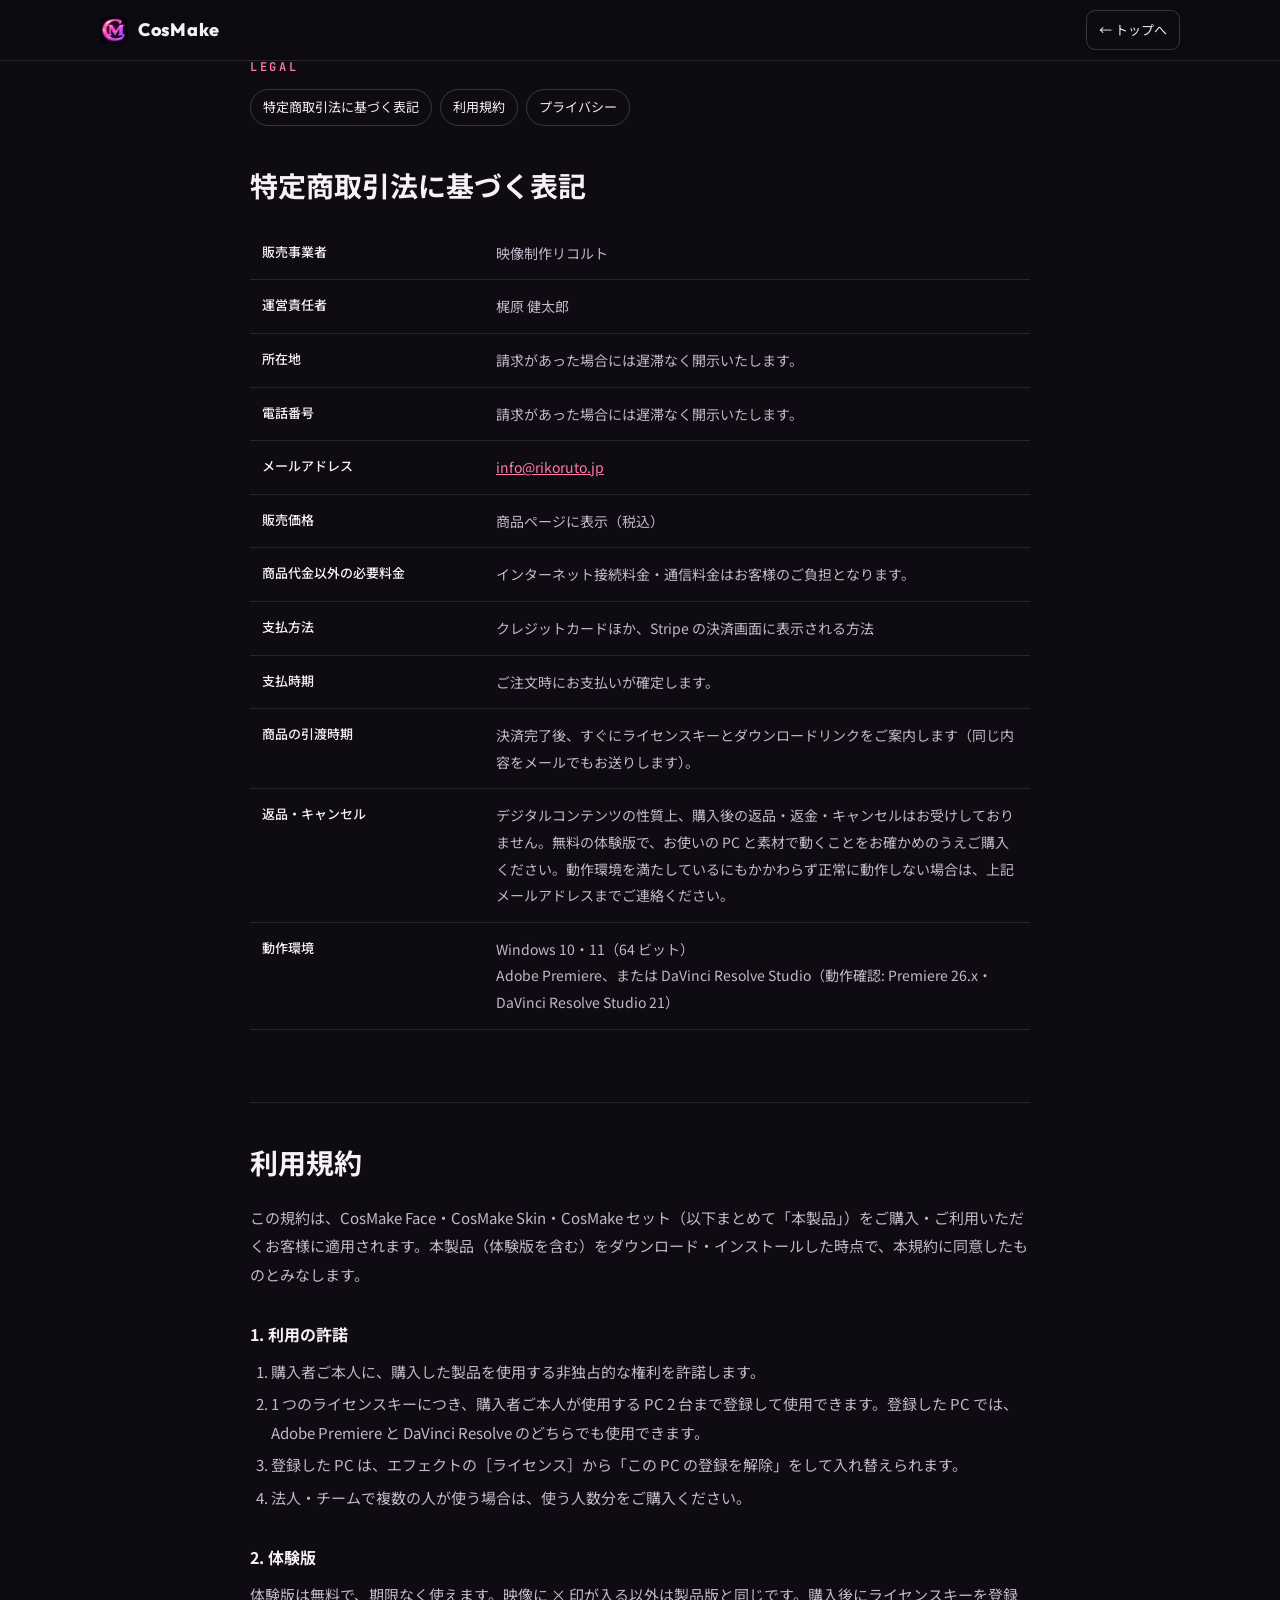
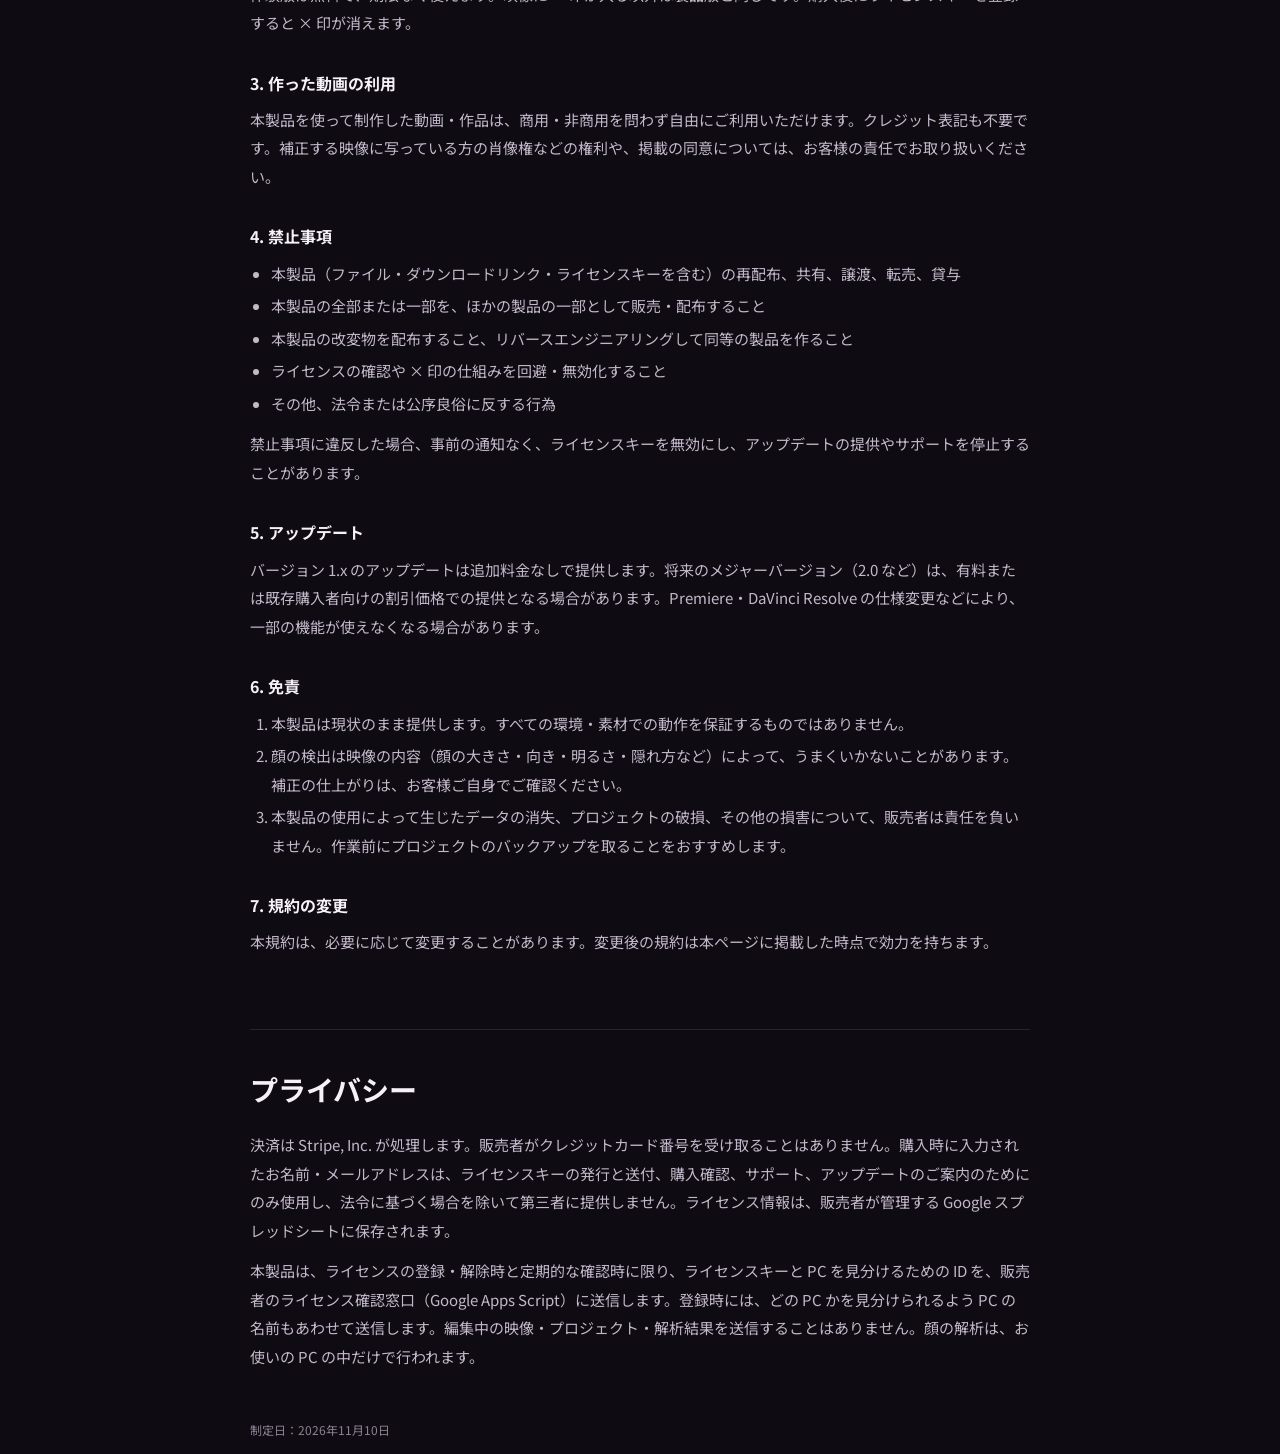
<file: cosmake/legal.html>
<!doctype html>
<html lang="ja">
<head>
<meta charset="utf-8">
<meta name="viewport" content="width=device-width,initial-scale=1">
<!-- 発売するまで検索に出さない。発売時にこの 1 行を消す -->
<meta name="robots" content="noindex,nofollow">
<link rel="icon" href="assets/icon/favicon.ico" sizes="any">
<link rel="icon" type="image/png" href="assets/icon/cosmake-icon-192.png">
<link rel="apple-touch-icon" href="assets/icon/apple-touch-icon.png">
<title>特定商取引法に基づく表記・利用規約 — CosMake</title>
<link rel="preconnect" href="https://fonts.googleapis.com">
<link rel="preconnect" href="https://fonts.gstatic.com" crossorigin>
<link rel="stylesheet" href="https://fonts.googleapis.com/css2?family=Noto+Sans+JP:wght@400;500;700;900&family=Outfit:wght@700;800&family=JetBrains+Mono:wght@600&display=swap">
<style>
:root{color-scheme:dark;--bg:#0e0b12;--panel:#17121d;--line:rgba(255,255,255,.10);--line2:rgba(255,255,255,.18);--ink:#f6f0f8;--sub:#c3b8ca;--muted:#8d8294;--accent:#ff7aa8;--accent2:#b07cff;
  --grad:linear-gradient(135deg,var(--accent),var(--accent2));--mono:"JetBrains Mono",ui-monospace,Consolas,monospace;--disp:"Outfit","Noto Sans JP",sans-serif}
*{box-sizing:border-box}
html,body{margin:0}
body{background:var(--bg);color:var(--sub);font:15px/1.9 "Noto Sans JP",system-ui,sans-serif;-webkit-font-smoothing:antialiased}
a{color:var(--accent)}
.wrap{max-width:820px;margin:0 auto;padding:0 20px}
.nav{position:sticky;top:0;z-index:5;background:rgba(14,11,18,.85);backdrop-filter:blur(12px);-webkit-backdrop-filter:blur(12px);border-bottom:1px solid var(--line)}
.nav .wrap{display:flex;align-items:center;height:60px;max-width:1120px}
.brand{display:flex;align-items:center;gap:10px;color:var(--ink);text-decoration:none;font:800 18px/1 var(--disp);letter-spacing:.04em}
.brand i{width:28px;height:28px;border-radius:6px;background:url(assets/icon/cosmake-icon-64.png) center/cover no-repeat;display:inline-block;flex:none}
.back{margin-left:auto;font-size:13px;color:var(--ink);text-decoration:none;border:1px solid var(--line2);border-radius:9px;padding:7px 12px}
.toc{display:flex;flex-wrap:wrap;gap:8px;margin:0 0 40px}
.toc a{font-size:13px;color:var(--ink);text-decoration:none;border:1px solid var(--line2);border-radius:999px;padding:5px 12px}
main{padding:48px 0 80px}
.eyebrow{font:600 12px/1 var(--mono);letter-spacing:.22em;color:var(--accent);margin:0 0 16px}
h1{color:var(--ink);font-size:clamp(22px,4vw,28px);line-height:1.4;margin:0 0 22px;scroll-margin-top:80px}
h1.sec{margin-top:72px;padding-top:40px;border-top:1px solid var(--line)}
h2{color:var(--ink);font-size:16px;margin:30px 0 8px}
p{margin:0 0 12px}
ol,ul{margin:0 0 12px;padding-left:1.4em}
li{margin:4px 0}
.tk{width:100%;border-collapse:collapse;font-size:14px}
.tk th,.tk td{text-align:left;padding:13px 12px;border-bottom:1px solid var(--line);vertical-align:top}
.tk th{width:30%;color:var(--ink);font-weight:500;font-size:13px}
@media (max-width:600px){.tk th,.tk td{display:block;width:auto;padding:6px 0}.tk th{padding-top:14px;border:0}}
.date{margin-top:48px;color:var(--muted);font-size:12px}
</style>
</head>
<body>
<header class="nav"><div class="wrap">
  <a class="brand" href="index.html"><i></i>CosMake</a>
  <a class="back" href="index.html">← トップへ</a>
</div></header>

<main class="wrap">
  <p class="eyebrow">LEGAL</p>
  <nav class="toc"><a href="#tokusho">特定商取引法に基づく表記</a><a href="#terms">利用規約</a><a href="#privacy">プライバシー</a></nav>

  <h1 id="tokusho">特定商取引法に基づく表記</h1>
  <table class="tk">
    <tr><th>販売事業者</th><td>映像制作リコルト</td></tr>
    <tr><th>運営責任者</th><td>梶原 健太郎</td></tr>
    <tr><th>所在地</th><td>請求があった場合には遅滞なく開示いたします。</td></tr>
    <tr><th>電話番号</th><td>請求があった場合には遅滞なく開示いたします。</td></tr>
    <tr><th>メールアドレス</th><td><a href="mailto:info@rikoruto.jp">info@rikoruto.jp</a></td></tr>
    <tr><th>販売価格</th><td>商品ページに表示（税込）</td></tr>
    <tr><th>商品代金以外の必要料金</th><td>インターネット接続料金・通信料金はお客様のご負担となります。</td></tr>
    <tr><th>支払方法</th><td>クレジットカードほか、Stripe の決済画面に表示される方法</td></tr>
    <tr><th>支払時期</th><td>ご注文時にお支払いが確定します。</td></tr>
    <tr><th>商品の引渡時期</th><td>決済完了後、すぐにライセンスキーとダウンロードリンクをご案内します（同じ内容をメールでもお送りします）。</td></tr>
    <tr><th>返品・キャンセル</th><td>デジタルコンテンツの性質上、購入後の返品・返金・キャンセルはお受けしておりません。無料の体験版で、お使いの PC と素材で動くことをお確かめのうえご購入ください。動作環境を満たしているにもかかわらず正常に動作しない場合は、上記メールアドレスまでご連絡ください。</td></tr>
    <tr><th>動作環境</th><td>Windows 10・11（64 ビット）<br>Adobe Premiere、または DaVinci Resolve Studio（動作確認: Premiere 26.x・DaVinci Resolve Studio 21）</td></tr>
  </table>

  <h1 id="terms" class="sec">利用規約</h1>
  <p>この規約は、CosMake Face・CosMake Skin・CosMake セット（以下まとめて「本製品」）をご購入・ご利用いただくお客様に適用されます。本製品（体験版を含む）をダウンロード・インストールした時点で、本規約に同意したものとみなします。</p>

  <h2>1. 利用の許諾</h2>
  <ol>
    <li>購入者ご本人に、購入した製品を使用する非独占的な権利を許諾します。</li>
    <li>1 つのライセンスキーにつき、購入者ご本人が使用する PC 2 台まで登録して使用できます。登録した PC では、Adobe Premiere と DaVinci Resolve のどちらでも使用できます。</li>
    <li>登録した PC は、エフェクトの［ライセンス］から「この PC の登録を解除」をして入れ替えられます。</li>
    <li>法人・チームで複数の人が使う場合は、使う人数分をご購入ください。</li>
  </ol>

  <h2>2. 体験版</h2>
  <p>体験版は無料で、期限なく使えます。映像に × 印が入る以外は製品版と同じです。購入後にライセンスキーを登録すると × 印が消えます。</p>

  <h2>3. 作った動画の利用</h2>
  <p>本製品を使って制作した動画・作品は、商用・非商用を問わず自由にご利用いただけます。クレジット表記も不要です。補正する映像に写っている方の肖像権などの権利や、掲載の同意については、お客様の責任でお取り扱いください。</p>

  <h2>4. 禁止事項</h2>
  <ul>
    <li>本製品（ファイル・ダウンロードリンク・ライセンスキーを含む）の再配布、共有、譲渡、転売、貸与</li>
    <li>本製品の全部または一部を、ほかの製品の一部として販売・配布すること</li>
    <li>本製品の改変物を配布すること、リバースエンジニアリングして同等の製品を作ること</li>
    <li>ライセンスの確認や × 印の仕組みを回避・無効化すること</li>
    <li>その他、法令または公序良俗に反する行為</li>
  </ul>
  <p>禁止事項に違反した場合、事前の通知なく、ライセンスキーを無効にし、アップデートの提供やサポートを停止することがあります。</p>

  <h2>5. アップデート</h2>
  <p>バージョン 1.x のアップデートは追加料金なしで提供します。将来のメジャーバージョン（2.0 など）は、有料または既存購入者向けの割引価格での提供となる場合があります。Premiere・DaVinci Resolve の仕様変更などにより、一部の機能が使えなくなる場合があります。</p>

  <h2>6. 免責</h2>
  <ol>
    <li>本製品は現状のまま提供します。すべての環境・素材での動作を保証するものではありません。</li>
    <li>顔の検出は映像の内容（顔の大きさ・向き・明るさ・隠れ方など）によって、うまくいかないことがあります。補正の仕上がりは、お客様ご自身でご確認ください。</li>
    <li>本製品の使用によって生じたデータの消失、プロジェクトの破損、その他の損害について、販売者は責任を負いません。作業前にプロジェクトのバックアップを取ることをおすすめします。</li>
  </ol>

  <h2>7. 規約の変更</h2>
  <p>本規約は、必要に応じて変更することがあります。変更後の規約は本ページに掲載した時点で効力を持ちます。</p>

  <h1 id="privacy" class="sec">プライバシー</h1>
  <p>決済は Stripe, Inc. が処理します。販売者がクレジットカード番号を受け取ることはありません。購入時に入力されたお名前・メールアドレスは、ライセンスキーの発行と送付、購入確認、サポート、アップデートのご案内のためにのみ使用し、法令に基づく場合を除いて第三者に提供しません。ライセンス情報は、販売者が管理する Google スプレッドシートに保存されます。</p>
  <p>本製品は、ライセンスの登録・解除時と定期的な確認時に限り、ライセンスキーと PC を見分けるための ID を、販売者のライセンス確認窓口（Google Apps Script）に送信します。登録時には、どの PC かを見分けられるよう PC の名前もあわせて送信します。編集中の映像・プロジェクト・解析結果を送信することはありません。顔の解析は、お使いの PC の中だけで行われます。</p>

  <p class="date">制定日：2026年11月10日</p>
</main>
</body>
</html>
</file>
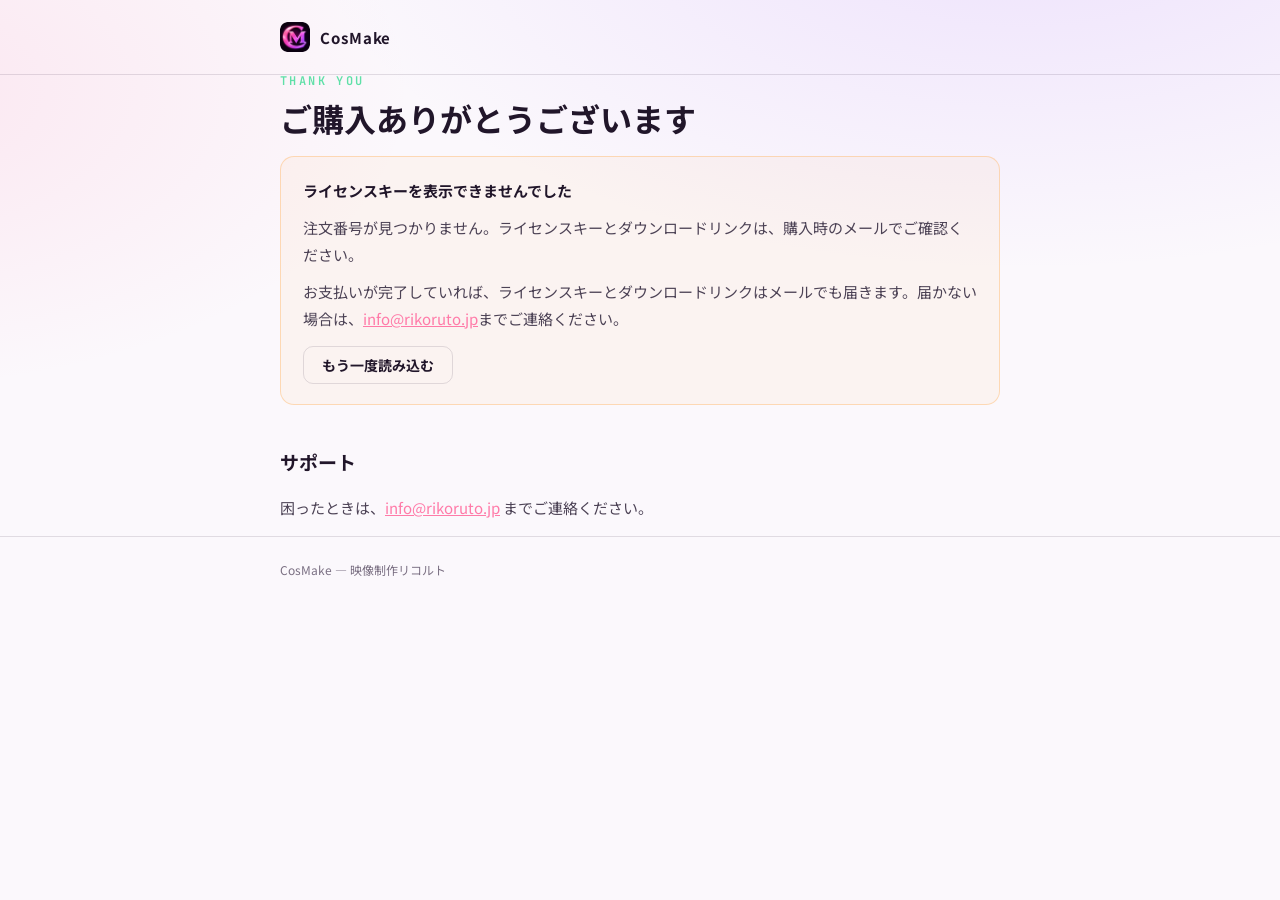
<file: cosmake/thanks.html>
<!doctype html>
<html lang="ja">
<head>
<meta charset="utf-8">
<meta name="viewport" content="width=device-width,initial-scale=1">
<meta name="robots" content="noindex,nofollow">
<meta name="referrer" content="no-referrer">
<link rel="icon" href="assets/icon/favicon.ico" sizes="any">
<link rel="icon" type="image/png" href="assets/icon/cosmake-icon-192.png">
<link rel="apple-touch-icon" href="assets/icon/apple-touch-icon.png">
<title>ご購入ありがとうございます — CosMake</title>
<link rel="preconnect" href="https://fonts.googleapis.com">
<link rel="preconnect" href="https://fonts.gstatic.com" crossorigin>
<link rel="stylesheet" href="https://fonts.googleapis.com/css2?family=Noto+Sans+JP:wght@400;500;700&family=JetBrains+Mono:wght@500;600&display=swap">
<script src="assets/config.js"></script>
<style>
:root{
  --bg:#0e0b12;--panel:#17121d;--line:rgba(255,255,255,.10);--ink:#f4eef6;--sub:#b9aec0;--muted:#8a7f91;
  --accent:#ff7aa8;--accent2:#b07cff;--ok:#5fe0a8;--warn:#ffb86b;
  --mono:"JetBrains Mono",ui-monospace,Consolas,monospace;
}
*{box-sizing:border-box}
html,body{margin:0}
body{background:radial-gradient(1200px 600px at 80% -10%,rgba(176,124,255,.18),transparent 60%),radial-gradient(900px 500px at -10% 10%,rgba(255,122,168,.14),transparent 60%),var(--bg);
  color:var(--sub);font:15px/1.8 "Noto Sans JP",system-ui,sans-serif;min-height:100vh}
a{color:var(--accent)}
.wrap{max-width:760px;margin:0 auto;padding:0 20px}
header{padding:22px 0;border-bottom:1px solid var(--line)}
.brand{display:flex;align-items:center;gap:10px;color:var(--ink);text-decoration:none;font-weight:700;letter-spacing:.06em}
.brand i{width:30px;height:30px;border-radius:7px;background:url(assets/icon/cosmake-icon-64.png) center/cover no-repeat;display:inline-block;flex:none}
main{padding:40px 0 70px}
.eyebrow{color:var(--ok);font:600 12px/1 var(--mono);letter-spacing:.2em;margin:0 0 10px}
h1{color:var(--ink);font-size:clamp(24px,5vw,32px);line-height:1.35;margin:0 0 6px}
h2{color:var(--ink);font-size:19px;margin:40px 0 12px}
.lead{margin:0 0 26px}
.card{background:var(--panel);border:1px solid var(--line);border-radius:14px;padding:20px 22px;margin:16px 0}
.card.warn{border-color:rgba(255,184,107,.45);background:rgba(255,184,107,.07)}
.card h3{color:var(--ink);font-size:15px;margin:0 0 10px}
.product{display:inline-block;padding:4px 12px;border-radius:999px;background:linear-gradient(135deg,rgba(255,122,168,.18),rgba(176,124,255,.18));border:1px solid rgba(255,122,168,.35);color:var(--ink);font-weight:700;font-size:14px}
.keybox{display:flex;gap:10px;align-items:center;flex-wrap:wrap;margin-top:6px}
.keybox code{flex:1;min-width:0;font:600 clamp(15px,3.6vw,21px)/1.3 var(--mono);letter-spacing:1px;color:var(--ink);background:#08060b;border:1px solid rgba(255,122,168,.45);border-radius:10px;padding:14px 16px;word-break:break-all}
.btn{display:inline-block;border:0;border-radius:10px;padding:11px 18px;font:700 14px/1 "Noto Sans JP",sans-serif;cursor:pointer;text-decoration:none;color:#1a0f18;background:linear-gradient(135deg,var(--accent),var(--accent2))}
.btn.ghost{background:transparent;color:var(--ink);border:1px solid var(--line)}
.btn.lg{padding:15px 24px;font-size:15px}
.small{font-size:13px;color:var(--muted)}
ol{padding-left:1.3em}
ol li{margin:6px 0}
code.inline{font:500 13px var(--mono);background:rgba(255,255,255,.06);padding:2px 6px;border-radius:6px;color:var(--ink)}
.cols{display:grid;grid-template-columns:1fr 1fr;gap:14px}
@media (max-width:640px){.cols{grid-template-columns:1fr}}
.spin{display:inline-block;width:14px;height:14px;border:2px solid rgba(255,122,168,.25);border-top-color:var(--accent);border-radius:50%;animation:sp .8s linear infinite;vertical-align:-2px;margin-right:8px}
@keyframes sp{to{transform:rotate(360deg)}}
[hidden]{display:none!important}
footer{border-top:1px solid var(--line);padding:22px 0;font-size:12px;color:var(--muted)}
@media (prefers-color-scheme: light){
  :root{--bg:#fbf8fc;--panel:#ffffff;--line:rgba(30,10,40,.12);--ink:#21162a;--sub:#4c4255;--muted:#7a6f82}
  .keybox code{background:#f6f0f8}
  .btn{color:#fff}
  .btn.ghost{color:var(--ink)}
}
</style>
</head>
<body>
<header><div class="wrap"><span class="brand"><i></i>CosMake</span></div></header>

<main class="wrap">
  <p class="eyebrow">THANK YOU</p>
  <h1>ご購入ありがとうございます</h1>

  <div id="loading" class="card"><p style="margin:0"><span class="spin"></span><span id="loading-text">ライセンスキーを発行しています…</span></p>
    <p class="small" style="margin:6px 0 0">10 秒ほどかかることがあります。このままお待ちください。</p></div>

  <div id="error" class="card warn" hidden>
    <h3>ライセンスキーを表示できませんでした</h3>
    <p id="error-msg" style="margin:0"></p>
    <p style="margin:10px 0 0">お支払いが完了していれば、ライセンスキーとダウンロードリンクはメールでも届きます。届かない場合は、<span class="js-contact">お問い合わせ先</span>までご連絡ください。</p>
    <p style="margin:14px 0 0"><a class="btn ghost" href="" id="retry">もう一度読み込む</a></p>
  </div>

  <div id="done" hidden>
    <p class="lead"><span class="product" id="product"></span><br>
      ライセンスキーとダウンロードリンクを、<b id="mail" style="color:var(--ink)"></b> にもお送りしました。</p>

    <div class="card">
      <h3>ライセンスキー</h3>
      <div class="keybox"><code id="key"></code><button class="btn ghost" id="copy" type="button">コピー</button></div>
      <p class="small" style="margin:10px 0 0">1 つのキーで PC 2 台まで。同じ PC の Premiere と DaVinci Resolve の両方で使えます。キーはほかの人と共有しないでください。</p>
    </div>

    <div class="card">
      <h3>ダウンロード</h3>
      <a class="btn lg" id="dl" href="#" target="_blank" rel="noopener">Google Drive を開く</a>
      <p style="margin:14px 0 0">Windows 用の ZIP（<code class="inline">CosMake_v◯_Windows.zip</code>）をダウンロードしてください。アップデートも同じ場所に置かれます。</p>
    </div>

    <div class="card" id="dc-box" hidden style="border-color:rgba(88,101,242,.55);background:rgba(88,101,242,.08)">
      <h3>購入者専用 Discord</h3>
      <p style="margin:0">使い方の質問、アップデートのお知らせ、作例の共有はこちらで。</p>
      <p style="margin:12px 0 0"><a class="btn" id="dc" href="#" target="_blank" rel="noopener" style="background:#5865f2;color:#fff">Discord に参加する</a></p>
    </div>

    <h2>使い始めるまで</h2>
    <ol>
      <li>Premiere と DaVinci Resolve を閉じます。</li>
      <li>ZIP を展開し（右クリック →「すべて展開」）、中の「1_Install.cmd」をダブルクリックします。「Windows によって PC が保護されました」と出たら「詳細情報」→「実行」、管理者の確認が出たら「はい」。Premiere 用と DaVinci 用が一度に入ります。</li>
      <li>ソフトを起動し、エフェクトをクリップにかけます。
        <div class="cols" style="margin-top:8px">
          <div class="card" style="margin:0"><h3>Premiere</h3><p class="small" style="margin:0">エフェクト → ビデオエフェクト → <b>CosMake</b> → CosMake Face / CosMake Skin</p></div>
          <div class="card" style="margin:0"><h3>DaVinci Resolve</h3><p class="small" style="margin:0">カラーページの OpenFX → <b>CosMake</b> → CosMake Face / CosMake Skin</p></div>
        </div>
      </li>
      <li>エフェクトの［ライセンス］ボタンを押し、上のキーを貼り付けて「登録する」を押します。映像の × 印が消えれば完了です。</li>
      <li>［解析］ボタンで顔を解析すると、補正がかかります。</li>
    </ol>
    <p id="guide-wrap" hidden>詳しくは <a id="guide" href="#" target="_blank" rel="noopener">説明書</a> をご覧ください。</p>
  </div>

  <h2>サポート</h2>
  <p>困ったときは、<span class="js-dc-wrap" hidden><a class="js-dc" href="#">Discord</a> または </span><span class="js-contact">問い合わせ先</span> までご連絡ください。</p>
</main>

<footer><div class="wrap">CosMake — 映像制作リコルト</div></footer>

<script>
(function () {
  const C = window.LP_CONFIG || {};
  const $ = (id) => document.getElementById(id);
  const q = new URLSearchParams(location.search);
  const session = q.get("session_id") || "";
  // 手元の確認用: localhost で開いたときだけ ?api= で窓口を差し替えられる（license-gas/mock.mjs）
  const local = /^(localhost|127\.0\.0\.1)$/.test(location.hostname);
  const api = local && q.get("api") ? q.get("api") : C.licenseUrl;

  document.querySelectorAll(".js-contact").forEach((el) => {
    if (C.contactEmail) el.innerHTML = '<a href="mailto:' + C.contactEmail + '">' + C.contactEmail + "</a>";
  });
  if (C.discordUrl) { document.querySelector(".js-dc").href = C.discordUrl; document.querySelector(".js-dc-wrap").hidden = false; }

  const MESSAGES = {
    no_session: "注文番号が見つかりません。ライセンスキーとダウンロードリンクは、購入時のメールでご確認ください。",
    bad_session: "注文番号の形式が正しくありません。",
    not_found: "注文が見つかりませんでした。",
    unpaid: "お支払いがまだ完了していません。完了後にもう一度読み込んでください。",
    other_product: "この注文は CosMake の購入ではないようです。",
    busy: "混み合っています。少し待ってから、もう一度読み込んでください。",
    network: "ライセンスの窓口に接続できませんでした。インターネット接続を確認して、もう一度読み込んでください。",
    config: "ライセンスの窓口がまだ設定されていません（config.js の licenseUrl）。",
  };
  function fail(code) {
    $("loading").hidden = true;
    $("error").hidden = false;
    $("error-msg").textContent = MESSAGES[code] || "エラーが発生しました（" + code + "）。";
  }
  function show(r) {
    $("loading").hidden = true;
    $("done").hidden = false;
    $("product").textContent = r.productName || "CosMake";
    $("key").textContent = r.key;
    $("mail").textContent = r.email || "購入時のメールアドレス";
    if (r.downloadUrl) $("dl").href = r.downloadUrl;
    else { $("dl").removeAttribute("href"); $("dl").textContent = "メールのリンクからダウンロードしてください"; }
    if (r.guideUrl) { $("guide").href = r.guideUrl; $("guide-wrap").hidden = false; }
    if (r.discordUrl) {
      $("dc").href = r.discordUrl; $("dc-box").hidden = false;
      document.querySelector(".js-dc").href = r.discordUrl; document.querySelector(".js-dc-wrap").hidden = false;
    }
    // ブラウザの履歴やブックマークに注文番号つきの URL を残さない
    history.replaceState(null, "", location.pathname);
  }

  $("copy").addEventListener("click", async () => {
    try {
      await navigator.clipboard.writeText($("key").textContent);
      $("copy").textContent = "コピーしました";
    } catch (e) {
      const r = document.createRange(); r.selectNodeContents($("key"));
      const s = getSelection(); s.removeAllRanges(); s.addRange(r);
      $("copy").textContent = "選択しました（Ctrl+C でコピー）";
    }
    setTimeout(() => { $("copy").textContent = "コピー"; }, 2500);
  });
  $("retry").href = location.href;

  if (!api) return fail("config");
  if (!session) return fail("no_session");

  const url = api + (api.includes("?") ? "&" : "?") + "action=claim&session=" + encodeURIComponent(session.trim());
  // 一時的な通信エラーや混雑のときは、少し待って最大 3 回まで。Apps Script は 2〜15 秒かかるので 1 回 25 秒で打ち切る
  const wait = (ms) => new Promise((r) => setTimeout(r, ms));
  const getJson = (u, ms) => {
    const ctl = typeof AbortController !== "undefined" ? new AbortController() : null;
    const timer = ctl && setTimeout(() => ctl.abort(), ms);
    return fetch(u, { cache: "no-store", signal: ctl && ctl.signal }).then((res) => res.json()).finally(() => timer && clearTimeout(timer));
  };
  (async () => {
    let last = "network";
    for (let i = 0; i < 3; i++) {
      if (i) { $("loading-text").textContent = "ライセンスキーを発行しています…（再試行 " + i + "/2）"; await wait(1500 * i); }
      try {
        const r = await getJson(url + "&try=" + i, 25000);
        if (r.ok) return show(r);
        last = r.code;
        if (r.code !== "busy" && r.code !== "server") break;
      } catch (e) { last = "network"; }
    }
    fail(last);
  })();
})();
</script>
</body>
</html>
</file>
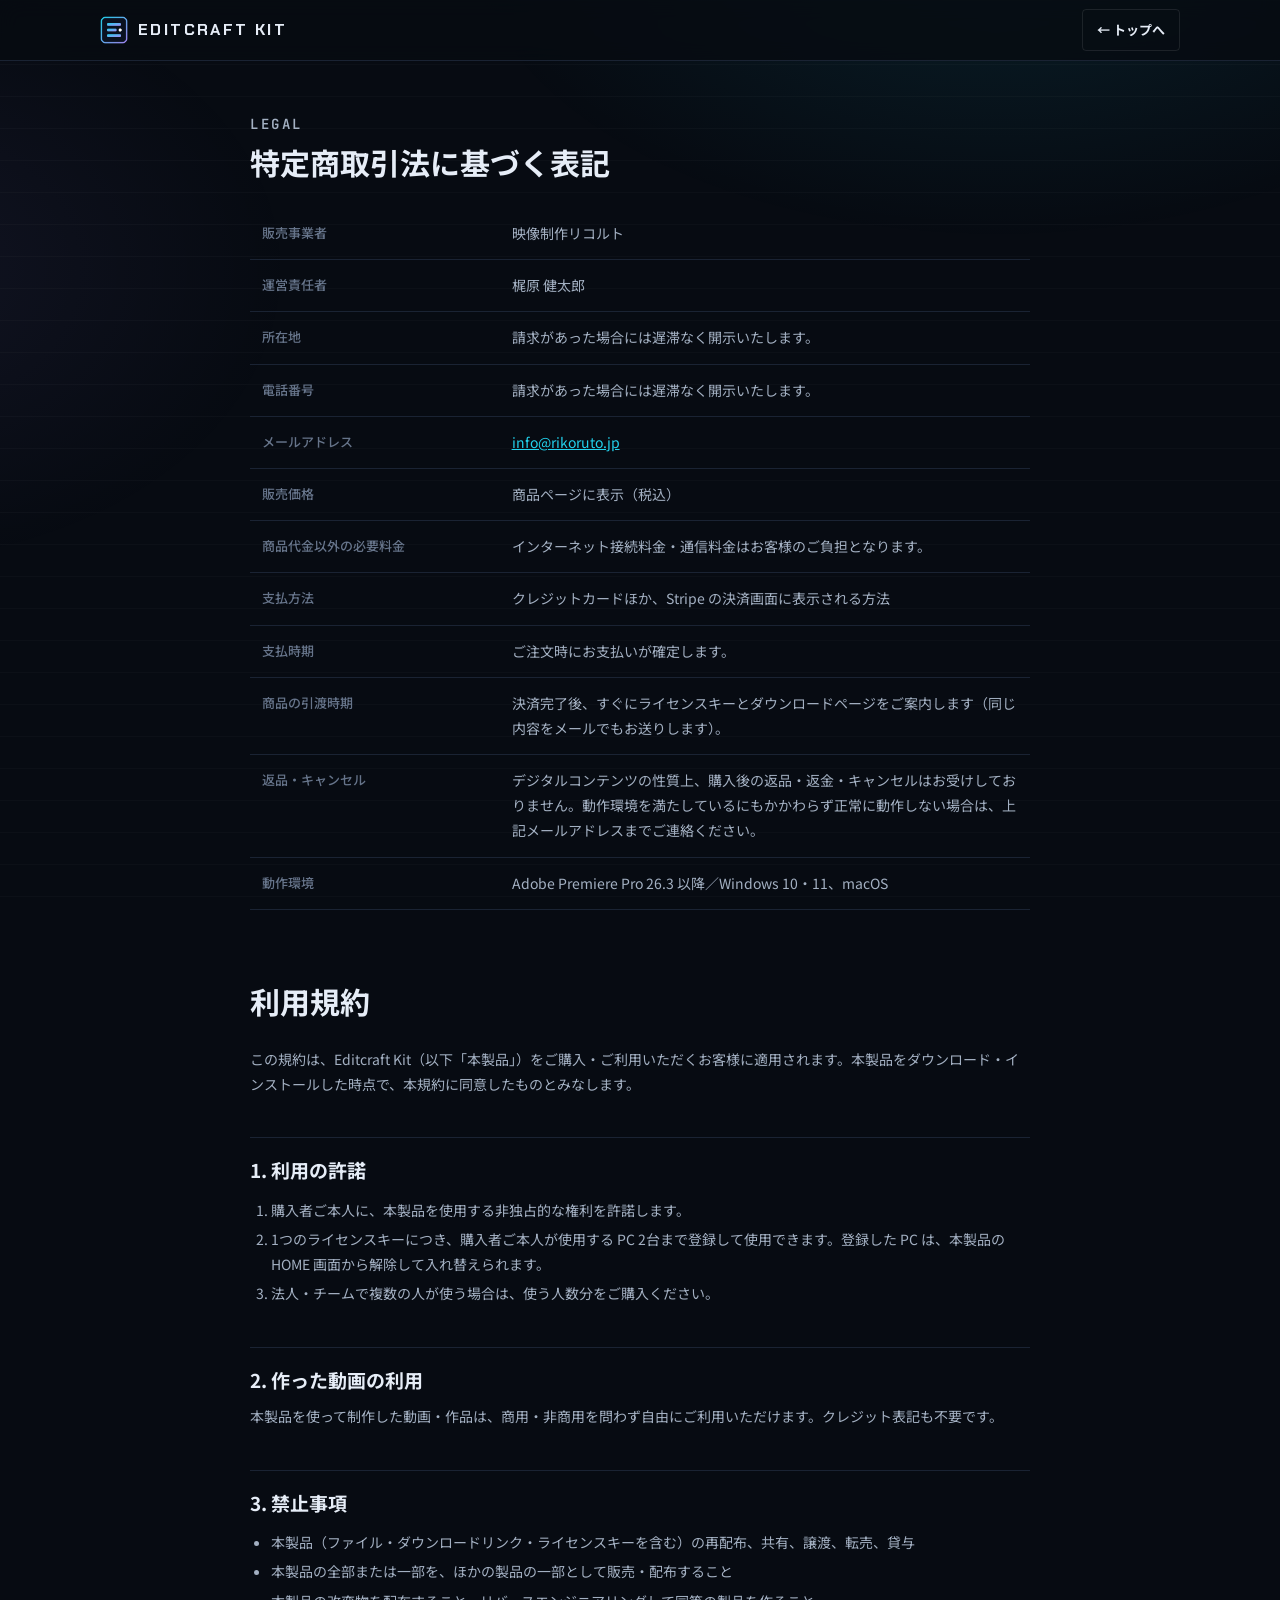
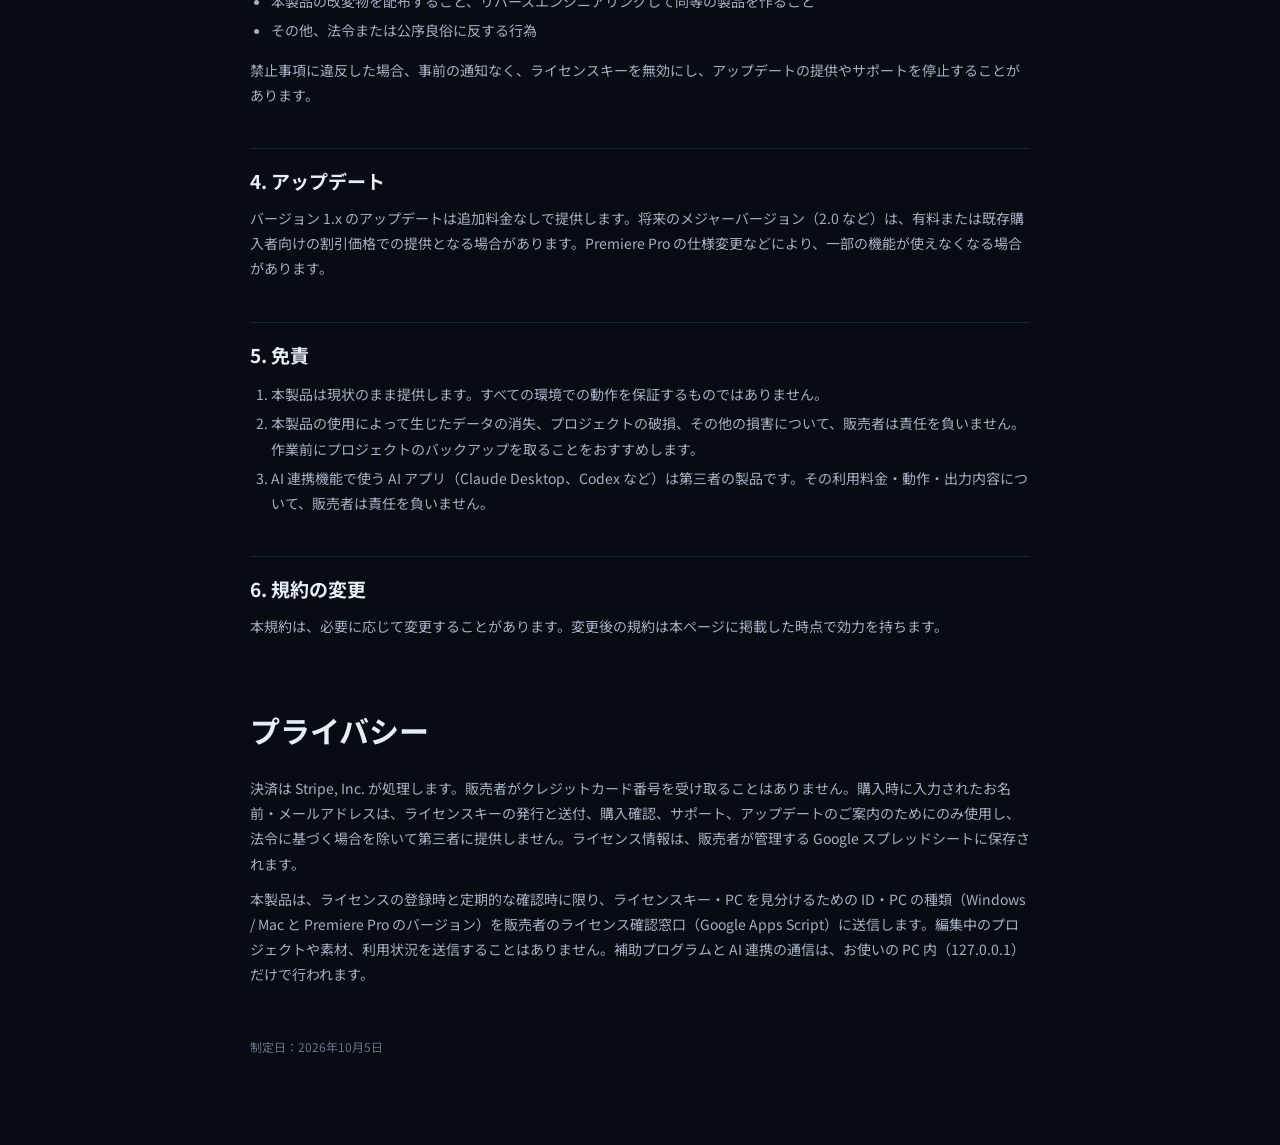
<file: editcraft-kit/legal.html>
<!doctype html>
<html lang="ja">
<head>
<meta charset="utf-8">
<meta name="viewport" content="width=device-width,initial-scale=1">
<title>特定商取引法に基づく表記・利用規約 — Editcraft Kit</title>
<link rel="icon" href="assets/kit-plugin@2x.png">
<link rel="preconnect" href="https://fonts.googleapis.com">
<link rel="preconnect" href="https://fonts.gstatic.com" crossorigin>
<link rel="stylesheet" href="https://fonts.googleapis.com/css2?family=Chakra+Petch:wght@500;700&family=JetBrains+Mono:wght@500;600&family=Noto+Sans+JP:wght@400;500;700&display=swap">
<link rel="stylesheet" href="assets/style.css">
<style>
.tk{width:100%;border-collapse:collapse;font-size:14px}
.tk th,.tk td{text-align:left;padding:13px 12px;border-bottom:1px solid var(--rule);vertical-align:top;color:var(--ink-2)}
.tk th{width:32%;color:var(--ink-3);font-weight:500;font-size:13px}
@media (max-width:600px){.tk th,.tk td{display:block;width:auto;padding:6px 0}.tk th{padding-top:14px;border:0}}
</style>
</head>
<body>
<header class="nav"><div class="wrap">
  <a class="brand" href="index.html"><img src="assets/kit-plugin@2x.png" alt=""><b>EDITCRAFT KIT</b></a>
  <a class="btn btn-ghost btn-sm" href="index.html" style="margin-left:auto">← トップへ</a>
</div></header>

<main class="doc">
  <p class="eyebrow">LEGAL</p>

  <h1 id="tokusho">特定商取引法に基づく表記</h1>
  <table class="tk">
    <tr><th>販売事業者</th><td>映像制作リコルト</td></tr>
    <tr><th>運営責任者</th><td>梶原 健太郎</td></tr>
    <tr><th>所在地</th><td>請求があった場合には遅滞なく開示いたします。</td></tr>
    <tr><th>電話番号</th><td>請求があった場合には遅滞なく開示いたします。</td></tr>
    <tr><th>メールアドレス</th><td><a href="mailto:info@rikoruto.jp">info@rikoruto.jp</a></td></tr>
    <tr><th>販売価格</th><td>商品ページに表示（税込）</td></tr>
    <tr><th>商品代金以外の必要料金</th><td>インターネット接続料金・通信料金はお客様のご負担となります。</td></tr>
    <tr><th>支払方法</th><td>クレジットカードほか、Stripe の決済画面に表示される方法</td></tr>
    <tr><th>支払時期</th><td>ご注文時にお支払いが確定します。</td></tr>
    <tr><th>商品の引渡時期</th><td>決済完了後、すぐにライセンスキーとダウンロードページをご案内します（同じ内容をメールでもお送りします）。</td></tr>
    <tr><th>返品・キャンセル</th><td>デジタルコンテンツの性質上、購入後の返品・返金・キャンセルはお受けしておりません。動作環境を満たしているにもかかわらず正常に動作しない場合は、上記メールアドレスまでご連絡ください。</td></tr>
    <tr><th>動作環境</th><td>Adobe Premiere Pro 26.3 以降／Windows 10・11、macOS</td></tr>
  </table>

  <h1 id="terms" style="margin-top:72px">利用規約</h1>
  <p>この規約は、Editcraft Kit（以下「本製品」）をご購入・ご利用いただくお客様に適用されます。本製品をダウンロード・インストールした時点で、本規約に同意したものとみなします。</p>

  <h2>1. 利用の許諾</h2>
  <ol>
    <li>購入者ご本人に、本製品を使用する非独占的な権利を許諾します。</li>
    <li>1つのライセンスキーにつき、購入者ご本人が使用する PC 2台まで登録して使用できます。登録した PC は、本製品の HOME 画面から解除して入れ替えられます。</li>
    <li>法人・チームで複数の人が使う場合は、使う人数分をご購入ください。</li>
  </ol>

  <h2>2. 作った動画の利用</h2>
  <p>本製品を使って制作した動画・作品は、商用・非商用を問わず自由にご利用いただけます。クレジット表記も不要です。</p>

  <h2>3. 禁止事項</h2>
  <ul>
    <li>本製品（ファイル・ダウンロードリンク・ライセンスキーを含む）の再配布、共有、譲渡、転売、貸与</li>
    <li>本製品の全部または一部を、ほかの製品の一部として販売・配布すること</li>
    <li>本製品の改変物を配布すること、リバースエンジニアリングして同等の製品を作ること</li>
    <li>その他、法令または公序良俗に反する行為</li>
  </ul>
  <p>禁止事項に違反した場合、事前の通知なく、ライセンスキーを無効にし、アップデートの提供やサポートを停止することがあります。</p>

  <h2>4. アップデート</h2>
  <p>バージョン 1.x のアップデートは追加料金なしで提供します。将来のメジャーバージョン（2.0 など）は、有料または既存購入者向けの割引価格での提供となる場合があります。Premiere Pro の仕様変更などにより、一部の機能が使えなくなる場合があります。</p>

  <h2>5. 免責</h2>
  <ol>
    <li>本製品は現状のまま提供します。すべての環境での動作を保証するものではありません。</li>
    <li>本製品の使用によって生じたデータの消失、プロジェクトの破損、その他の損害について、販売者は責任を負いません。作業前にプロジェクトのバックアップを取ることをおすすめします。</li>
    <li>AI 連携機能で使う AI アプリ（Claude Desktop、Codex など）は第三者の製品です。その利用料金・動作・出力内容について、販売者は責任を負いません。</li>
  </ol>

  <h2>6. 規約の変更</h2>
  <p>本規約は、必要に応じて変更することがあります。変更後の規約は本ページに掲載した時点で効力を持ちます。</p>

  <h1 id="privacy" style="margin-top:72px">プライバシー</h1>
  <p>決済は Stripe, Inc. が処理します。販売者がクレジットカード番号を受け取ることはありません。購入時に入力されたお名前・メールアドレスは、ライセンスキーの発行と送付、購入確認、サポート、アップデートのご案内のためにのみ使用し、法令に基づく場合を除いて第三者に提供しません。ライセンス情報は、販売者が管理する Google スプレッドシートに保存されます。</p>
  <p>本製品は、ライセンスの登録時と定期的な確認時に限り、ライセンスキー・PC を見分けるための ID・PC の種類（Windows / Mac と Premiere Pro のバージョン）を販売者のライセンス確認窓口（Google Apps Script）に送信します。編集中のプロジェクトや素材、利用状況を送信することはありません。補助プログラムと AI 連携の通信は、お使いの PC 内（127.0.0.1）だけで行われます。</p>

  <p style="margin-top:48px;color:var(--ink-3);font-size:12px">制定日：2026年10月5日</p>
</main>
</body>
</html>
</file>
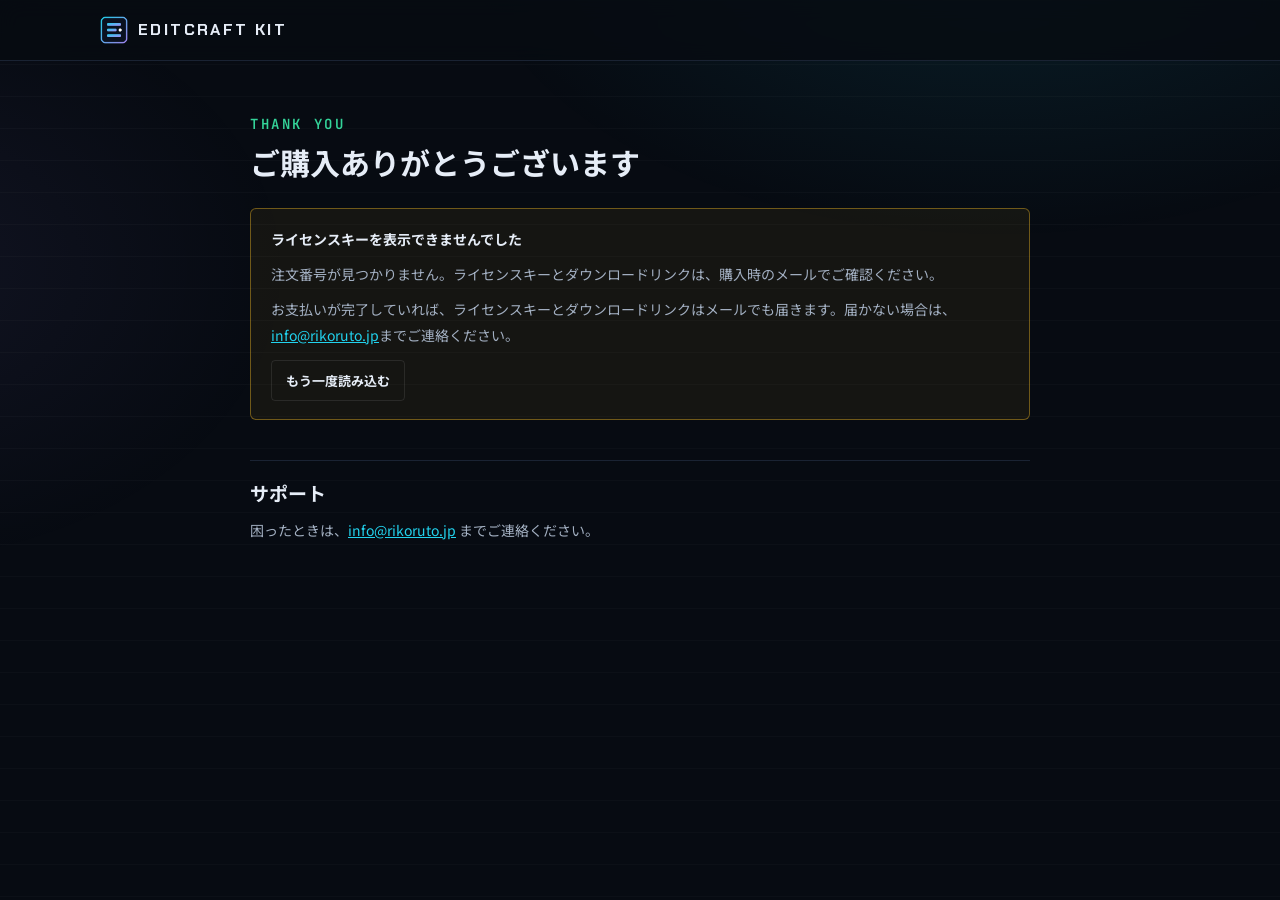
<file: editcraft-kit/thanks.html>
<!doctype html>
<html lang="ja">
<head>
<meta charset="utf-8">
<meta name="viewport" content="width=device-width,initial-scale=1">
<meta name="robots" content="noindex,nofollow">
<meta name="referrer" content="no-referrer">
<title>ご購入ありがとうございます — Editcraft Kit</title>
<link rel="icon" href="assets/kit-plugin@2x.png">
<link rel="preconnect" href="https://fonts.googleapis.com">
<link rel="preconnect" href="https://fonts.gstatic.com" crossorigin>
<link rel="stylesheet" href="https://fonts.googleapis.com/css2?family=Chakra+Petch:wght@500;700&family=JetBrains+Mono:wght@500;600&family=Noto+Sans+JP:wght@400;500;700&display=swap">
<link rel="stylesheet" href="assets/style.css">
<script src="assets/config.js"></script>
<style>
.keybox{display:flex;gap:10px;align-items:center;flex-wrap:wrap;margin-top:12px}
.keybox code{flex:1;min-width:0;font:600 clamp(15px,3.6vw,22px)/1.3 var(--mono);letter-spacing:1px;color:var(--ink);background:#060a12;border:1px solid rgba(34,211,238,.4);border-radius:4px;padding:14px 16px;word-break:break-all}
.spin{display:inline-block;width:14px;height:14px;border:2px solid rgba(34,211,238,.25);border-top-color:var(--cyan);border-radius:50%;animation:sp 0.8s linear infinite;vertical-align:-2px;margin-right:8px}
@keyframes sp{to{transform:rotate(360deg)}}
[hidden]{display:none!important}
</style>
</head>
<body>
<header class="nav"><div class="wrap">
  <a class="brand" href="index.html"><img src="assets/kit-plugin@2x.png" alt=""><b>EDITCRAFT KIT</b></a>
</div></header>

<main class="doc">
  <p class="eyebrow" style="color:var(--green)">THANK YOU</p>
  <h1>ご購入ありがとうございます</h1>

  <div id="loading" class="callout"><p><span class="spin"></span>ライセンスキーを発行しています…</p><p style="font-size:12px;margin-top:6px">10秒ほどかかることがあります。このままお待ちください。</p></div>

  <div id="error" class="callout warn" hidden>
    <p style="color:var(--ink);font-weight:700">ライセンスキーを表示できませんでした</p>
    <p id="error-msg"></p>
    <p style="margin-top:10px">お支払いが完了していれば、ライセンスキーとダウンロードリンクはメールでも届きます。届かない場合は、<span class="js-contact">お問い合わせ先</span>までご連絡ください。</p>
    <p style="margin-top:12px"><a class="btn btn-ghost btn-sm" href="" id="retry">もう一度読み込む</a></p>
  </div>

  <div id="done" hidden>
    <p>ライセンスキーとダウンロードリンクを、<b id="mail" style="color:var(--ink)"></b> にもお送りしました。</p>

    <div class="callout" style="margin-top:24px">
      <p style="color:var(--ink);font-weight:700">ライセンスキー</p>
      <div class="keybox"><code id="key"></code><span class="btn btn-ghost btn-sm" id="copy" role="button" tabindex="0">コピー</span></div>
      <p style="margin-top:10px;font-size:13px">1つのキーで2台まで使えます。キーはほかの人と共有しないでください。</p>
    </div>

    <div class="callout">
      <p style="color:var(--ink);font-weight:700;margin-bottom:12px">ダウンロード</p>
      <a class="btn btn-primary btn-lg" id="dl" href="#" target="_blank" rel="noopener">Google Drive を開く</a>
      <p style="margin-top:14px">お使いの OS に合う ZIP をダウンロードしてください。アップデートも同じ場所に置かれます。</p>
      <ul><li>Windows → <code>EditcraftKit_v◯_Windows.zip</code></li><li>Mac → <code>EditcraftKit_v◯_Mac.zip</code></li></ul>
    </div>

    <div class="callout" id="dc-box" hidden style="border-color:rgba(88,101,242,.55);background:rgba(88,101,242,.08)">
      <p style="color:var(--ink);font-weight:700;margin-bottom:8px">購入者専用 Discord</p>
      <p>使い方の質問、アップデートのお知らせ、作例の共有はこちらで。参加すると購入者用のチャンネルが見られます。</p>
      <p style="margin-top:12px"><a class="btn btn-lg" id="dc" href="#" target="_blank" rel="noopener" style="background:#5865f2;color:#fff">Discord に参加する</a></p>
      <p style="margin-top:10px;font-size:12px">招待リンクは購入者さま専用です。共有はご遠慮ください。</p>
    </div>

    <h2>使い始めるまで</h2>
    <ol>
      <li>ZIP を展開します（Windows は右クリック →「すべて展開」）。展開先は「ダウンロード」など PC 本体のフォルダにしてください。</li>
      <li>Windows は <code>1_Install.cmd</code>、Mac は <code>Install.command</code>（右クリック →「開く」）を実行します。</li>
      <li>画面の案内に沿って進め、最後に Creative Cloud の「インストール」を押します。</li>
      <li>Premiere Pro を再起動し、［ウィンドウ］→［UXP プラグイン］→［Editcraft Kit］を開きます。</li>
      <li>上のライセンスキーを貼り付けて「登録する」を押せば完了です。</li>
    </ol>
    <p>詳しくは ZIP に入っている <code>Guide.html</code>（説明書）<span id="guide-wrap" hidden>、または <a id="guide" href="#" target="_blank" rel="noopener">オンライン版の説明書</a></span>をご覧ください。</p>
  </div>

  <h2>サポート</h2>
  <p>困ったときは、<span class="js-dc-wrap" hidden><a class="js-dc" href="#">Discord サーバー</a> または </span><span class="js-contact">問い合わせ先</span> までご連絡ください。</p>
</main>

<script>
(function () {
  const C = window.LP_CONFIG || {};
  const $ = (id) => document.getElementById(id);
  const session = new URLSearchParams(location.search).get("session_id") || "";

  // サポート連絡先
  document.querySelectorAll(".js-contact").forEach((el) => {
    if (C.contactEmail) el.innerHTML = `<a href="mailto:${C.contactEmail}">${C.contactEmail}</a>`;
  });
  if (C.discordUrl) { document.querySelector(".js-dc").href = C.discordUrl; document.querySelector(".js-dc-wrap").hidden = false; }

  const MESSAGES = {
    no_session: "注文番号が見つかりません。ライセンスキーとダウンロードリンクは、購入時のメールでご確認ください。",
    bad_session: "注文番号の形式が正しくありません。",
    not_found: "注文が見つかりませんでした。",
    unpaid: "お支払いがまだ完了していません。完了後にもう一度読み込んでください。",
    other_product: "この注文は Editcraft Kit の購入ではないようです。",
    busy: "混み合っています。少し待ってから、もう一度読み込んでください。",
    network: "ライセンスの窓口に接続できませんでした。インターネット接続を確認して、もう一度読み込んでください。",
    config: "ライセンスの窓口がまだ設定されていません（config.js の licenseUrl）。",
  };
  function fail(code) {
    $("loading").hidden = true;
    $("error").hidden = false;
    $("error-msg").textContent = MESSAGES[code] || "エラーが発生しました（" + code + "）。";
  }

  function show(r) {
    $("loading").hidden = true;
    $("done").hidden = false;
    $("key").textContent = r.key;
    $("mail").textContent = r.email || "購入時のメールアドレス";
    if (r.downloadUrl) $("dl").href = r.downloadUrl;
    else { $("dl").setAttribute("aria-disabled", "true"); $("dl").textContent = "メールのリンクからダウンロードしてください"; }
    if (r.guideUrl) { $("guide").href = r.guideUrl; $("guide-wrap").hidden = false; }
    if (r.discordUrl) {
      $("dc").href = r.discordUrl; $("dc-box").hidden = false;
      document.querySelector(".js-dc").href = r.discordUrl; document.querySelector(".js-dc-wrap").hidden = false;
    }
    // ブラウザの履歴やブックマークに注文番号つきの URL を残さない
    history.replaceState(null, "", location.pathname);
  }

  $("copy").addEventListener("click", async () => {
    try {
      await navigator.clipboard.writeText($("key").textContent);
      $("copy").textContent = "コピーしました";
    } catch (e) {
      const r = document.createRange(); r.selectNodeContents($("key"));
      const s = getSelection(); s.removeAllRanges(); s.addRange(r);
      $("copy").textContent = "選択しました（Ctrl+C でコピー）";
    }
    setTimeout(() => { $("copy").textContent = "コピー"; }, 2500);
  });
  $("retry").href = location.href;

  if (!C.licenseUrl) return fail("config");
  if (!session) return fail("no_session");

  const url = C.licenseUrl + (C.licenseUrl.includes("?") ? "&" : "?") + "action=claim&session=" + encodeURIComponent(session.trim());
  // 一時的な通信エラーや混雑（busy）のときは、少し待って最大3回までやり直す
  // Apps Script は返事に2〜15秒ほどかかり、まれに止まることもあるので、1回あたり25秒で打ち切る
  const wait = (ms) => new Promise((r) => setTimeout(r, ms));
  const getJson = (u, ms) => {
    const ctl = typeof AbortController !== "undefined" ? new AbortController() : null;
    const timer = ctl && setTimeout(() => ctl.abort(), ms);
    return fetch(u, { cache: "no-store", signal: ctl && ctl.signal })
      .then((res) => res.json())
      .finally(() => timer && clearTimeout(timer));
  };
  (async () => {
    let last = "network";
    for (let i = 0; i < 3; i++) {
      if (i) {
        $("loading").querySelector("p").lastChild.textContent = "ライセンスキーを発行しています…（再試行 " + i + "/2）";
        await wait(1500 * i);
      }
      try {
        const r = await getJson(url + "&try=" + i, 25000);
        if (r.ok) return show(r);
        last = r.code;
        if (r.code !== "busy" && r.code !== "server") break; // 注文が見つからない等はやり直しても同じ
      } catch (e) {
        last = "network";
      }
    }
    fail(last);
  })();
})();
</script>
</body>
</html>
</file>
<file: editcraft-kit/assets/style.css>
:root{
  color-scheme:dark;
  --page:#070b12;
  --page-2:#0b1422;
  --page-3:#0e192b;
  --ink:#e6edf7;
  --ink-2:#a3b0c2;
  --ink-3:#66748a;
  --rule:#1a2333;
  --line:rgba(255,255,255,.09);
  --cyan:#22d3ee;
  --pink:#f472b6;
  --orange:#ff9f43;
  --green:#34d399;
  --blue:#60a5fa;
  --purple:#a78bfa;
  --warn:#fbbf24;
  --jp:"Noto Sans JP","Yu Gothic UI","Hiragino Sans",Meiryo,sans-serif;
  --mono:"JetBrains Mono",Consolas,monospace;
  --disp:"Chakra Petch","JetBrains Mono",sans-serif;
}
*{box-sizing:border-box}
[hidden]{display:none!important}
html{scroll-behavior:smooth;scroll-padding-top:72px}
body{margin:0;background:var(--page);color:var(--ink);font:15px/1.8 var(--jp);-webkit-font-smoothing:antialiased;overflow-x:hidden}
body::before{content:"";position:fixed;inset:0;pointer-events:none;z-index:-1;
  background:
    radial-gradient(900px 520px at 78% -8%,rgba(34,211,238,.10),transparent 60%),
    radial-gradient(700px 500px at -10% 30%,rgba(167,139,250,.07),transparent 60%),
    linear-gradient(rgba(255,255,255,.025) 1px,transparent 1px) 0 0/100% 32px;}
a{color:var(--cyan)}
img{max-width:100%;display:block}
h1,h2,h3{margin:0;text-wrap:balance;word-break:auto-phrase;line-height:1.3}
p{margin:0}
.wrap{max-width:1120px;margin:0 auto;padding-inline:20px}
.eyebrow{font:600 11px/1 var(--mono);letter-spacing:2.6px;text-transform:uppercase;color:var(--cyan)}

/* ---------- nav ---------- */
.nav{position:sticky;top:0;z-index:20;background:rgba(7,11,18,.82);backdrop-filter:blur(10px);border-bottom:1px solid var(--rule)}
.nav .wrap{display:flex;align-items:center;gap:22px;height:60px}
.brand{display:flex;align-items:center;gap:10px;text-decoration:none;color:var(--ink)}
.brand img{width:28px;height:28px}
.brand b{font:700 16px/1 var(--disp);letter-spacing:2.4px}
.nav-links{display:flex;gap:20px;margin-left:auto}
.nav-links a{color:var(--ink-2);text-decoration:none;font-size:13px}
.nav-links a:hover{color:var(--ink)}
@media (max-width:760px){.nav-links{display:none}.nav .btn{margin-left:auto}}

/* ---------- buttons ---------- */
.btn{display:inline-flex;align-items:center;justify-content:center;gap:8px;text-decoration:none;font-weight:700;border-radius:4px;cursor:pointer;border:1px solid transparent;transition:transform .15s,box-shadow .15s,background .15s}
.btn-sm{font-size:13px;padding:8px 14px}
.btn-lg{font-size:16px;padding:15px 28px}
.btn-primary{background:var(--cyan);color:#03141a;box-shadow:0 0 0 1px rgba(34,211,238,.4),0 8px 28px rgba(34,211,238,.25)}
.btn-primary:hover{transform:translateY(-1px);box-shadow:0 0 0 1px rgba(34,211,238,.6),0 10px 34px rgba(34,211,238,.4)}
.btn-ghost{background:transparent;color:var(--ink);border-color:var(--line)}
.btn-ghost:hover{border-color:var(--cyan)}
.btn[aria-disabled="true"]{opacity:.55;cursor:not-allowed;transform:none}

/* ---------- hero ---------- */
.hero{padding:72px 0 56px}
.hero .wrap{display:grid;grid-template-columns:1.05fr 1fr;gap:48px;align-items:center}
@media (max-width:900px){.hero .wrap{grid-template-columns:1fr;gap:40px}.hero{padding-top:44px}}
.hero h1{font-size:clamp(32px,5.2vw,54px);font-weight:700;letter-spacing:.5px;margin:18px 0 18px}
.hero h1 em{font-style:normal;background:linear-gradient(90deg,var(--cyan),var(--purple));-webkit-background-clip:text;background-clip:text;color:transparent}
.hero .lede{color:var(--ink-2);font-size:16px;max-width:36em}
.hero-cta{display:flex;flex-wrap:wrap;align-items:center;gap:14px;margin-top:30px}
.price-tag{display:flex;align-items:baseline;gap:10px;flex-wrap:wrap}
.price-tag .now{font:700 30px/1 var(--disp);letter-spacing:1px}
.was-wrap{display:inline-flex;align-items:baseline;gap:5px;color:var(--ink-3)}
.was-wrap small{font-size:11px;font-weight:500;letter-spacing:.5px}
/* 1本線だと ¥7,980 が ¥7,900 に見えるので、二重線＋太めの間隔で数字の上を通す */
.was{font-family:var(--disp);color:var(--ink-3);text-decoration:line-through double;text-decoration-thickness:1px;text-decoration-color:rgba(248,113,113,.9)}
.price-tag .tax{font-size:12px;color:var(--ink-3)}
.badge{display:inline-flex;align-items:center;gap:6px;font:600 11px/1 var(--mono);letter-spacing:1.4px;color:var(--warn);border:1px solid rgba(251,191,36,.4);background:rgba(251,191,36,.08);padding:6px 10px;border-radius:3px}
.badge i{width:6px;height:6px;border-radius:50%;background:var(--warn);box-shadow:0 0 8px var(--warn);animation:blink 1.6s infinite}
@keyframes blink{50%{opacity:.3}}
.hero-meta{display:flex;flex-wrap:wrap;gap:8px 18px;margin-top:22px;font-size:12px;color:var(--ink-3)}
.hero-meta span::before{content:"✓ ";color:var(--green)}

/* ---------- panel illustration ---------- */
.panel{--ac:var(--green);position:relative;border:1px solid rgba(255,255,255,.1);border-radius:8px;overflow:hidden;
  background:linear-gradient(180deg,#0c1220,#070b12 60%,#05080e);box-shadow:0 30px 80px rgba(0,0,0,.6),0 0 0 1px rgba(34,211,238,.06),0 0 60px -10px color-mix(in srgb,var(--ac) 30%,transparent);
  display:grid;grid-template-columns:52px 1fr;min-height:380px;font-size:12px;color:#c8d4e4}
.panel .rail{background:#060a12;border-right:1px solid rgba(255,255,255,.06);display:flex;flex-direction:column;align-items:center;gap:8px;padding:10px 0}
.panel .rail button{all:unset;width:34px;height:34px;display:grid;place-items:center;border-radius:6px;cursor:pointer;opacity:.45;transition:opacity .15s,background .15s;position:relative}
.panel .rail button img{width:24px;height:24px}
.panel .rail button:hover{opacity:.85}
.panel .rail button.on{opacity:1;background:color-mix(in srgb,var(--c) 14%,transparent);box-shadow:inset 0 0 0 1px color-mix(in srgb,var(--c) 40%,transparent)}
.panel .rail button.on::before{content:"";position:absolute;left:-9px;top:8px;bottom:8px;width:2px;background:var(--c);box-shadow:0 0 6px var(--c)}
.panel .main{display:flex;flex-direction:column;min-width:0}
.panel .head{display:flex;align-items:center;gap:10px;padding:10px 14px;background:#0a1120;border-bottom:1px solid color-mix(in srgb,var(--ac) 30%,transparent)}
.panel .head b{font:600 12px/1 var(--mono);letter-spacing:1.6px;color:#eaf6ff;text-transform:uppercase}
.panel .head small{display:block;font:500 9px/1.2 var(--mono);letter-spacing:2px;color:color-mix(in srgb,var(--ac) 75%,transparent);margin-top:3px}
.panel .head .ver{margin-left:auto;font:500 10px/1 var(--mono);color:var(--ac);border:1px solid color-mix(in srgb,var(--ac) 35%,transparent);background:color-mix(in srgb,var(--ac) 10%,transparent);padding:3px 7px;border-radius:2px}
.panel .body{padding:14px;display:flex;flex-direction:column;gap:12px;flex:1}
.panel .view{display:none;flex-direction:column;gap:12px;flex:1}
.panel .view.on{display:flex;animation:fade .3s}
@keyframes fade{from{transform:translateY(4px)}}
.hud-box{border:1px solid rgba(255,255,255,.08);background:rgba(255,255,255,.025);border-radius:4px;padding:10px 12px}
.hud-label{font:600 9px/1 var(--mono);letter-spacing:2px;color:rgba(200,212,228,.5);margin-bottom:8px;display:flex;justify-content:space-between}
.hud-label em{font-style:normal;color:var(--ac)}
.hud-btn{border:1px solid color-mix(in srgb,var(--ac) 45%,transparent);background:color-mix(in srgb,var(--ac) 14%,transparent);color:var(--ac);font:600 11px/1 var(--mono);letter-spacing:1.2px;padding:10px;border-radius:3px;text-align:center}
.hud-row{display:flex;gap:8px}
.hud-row>*{flex:1}
.chip-row{display:flex;flex-wrap:wrap;gap:6px}
.chip{font-size:11px;padding:4px 8px;border-radius:3px;border:1px solid rgba(255,255,255,.1);background:rgba(255,255,255,.03)}
.chip.on{border-color:color-mix(in srgb,var(--ac) 50%,transparent);color:var(--ac);background:color-mix(in srgb,var(--ac) 10%,transparent)}
.wave{width:100%;height:64px;display:block}
.tiles{display:grid;grid-template-columns:repeat(3,1fr);gap:6px}
.tiles div{aspect-ratio:16/10;border-radius:3px;border:1px solid rgba(255,255,255,.08);background:linear-gradient(135deg,rgba(96,165,250,.18),rgba(96,165,250,.03));display:grid;place-items:end start;padding:4px 6px;font-size:9px;color:var(--ink-2)}
.tiles div.on{border-color:var(--ac);box-shadow:0 0 0 1px var(--ac) inset}

/* ---------- sections ---------- */
section{padding:88px 0}
section.alt{background:linear-gradient(180deg,rgba(11,20,34,.6),rgba(11,20,34,.2));border-block:1px solid var(--rule)}
.sec-head{max-width:720px;margin-bottom:44px}
.sec-head h2{font-size:clamp(24px,3.4vw,34px);margin:12px 0 14px}
.sec-head p{color:var(--ink-2)}
.center{text-align:center;margin-inline:auto}

/* pains */
.pains{display:grid;grid-template-columns:repeat(3,1fr);gap:16px}
@media (max-width:800px){.pains{grid-template-columns:1fr}}
.pain{border:1px solid var(--rule);border-radius:6px;padding:22px;background:var(--page-2)}
.pain .q{font-weight:700;font-size:16px;margin-bottom:10px}
.pain .a{color:var(--ink-2);font-size:14px}
.pain .a b{color:var(--ac,var(--cyan))}

/* tools */
.tools{display:grid;grid-template-columns:repeat(2,1fr);gap:18px}
@media (max-width:820px){.tools{grid-template-columns:1fr}}
.tool{--c:var(--cyan);border:1px solid var(--rule);border-radius:8px;background:var(--page-2);overflow:hidden;display:flex;flex-direction:column;transition:border-color .2s,transform .2s}
.tool:hover{border-color:color-mix(in srgb,var(--c) 45%,transparent);transform:translateY(-2px)}
.tool .vis{aspect-ratio:16/8;background:radial-gradient(400px 200px at 50% 120%,color-mix(in srgb,var(--c) 18%,transparent),transparent),#060a12;border-bottom:1px solid var(--rule);display:grid;place-items:center;position:relative}
.tool .vis svg{width:86%;height:78%}
.tool .vis .demo-tag{position:absolute;right:10px;top:10px;font:600 9px/1 var(--mono);letter-spacing:1.6px;color:var(--ink-3);border:1px dashed var(--ink-3);padding:4px 6px;border-radius:2px}
.tool .txt{padding:22px 22px 24px;display:flex;flex-direction:column;gap:10px}
.tool .ttl{display:flex;align-items:center;gap:12px}
.tool .ttl img{width:34px;height:34px}
.tool .ttl h3{font:700 19px/1.2 var(--disp);letter-spacing:1px}
.tool .ttl small{display:block;font:500 11px/1.4 var(--jp);color:var(--c);letter-spacing:0;margin-top:2px}
.tool p{color:var(--ink-2);font-size:14px}
.tool ul{margin:4px 0 0;padding:0;list-style:none;display:grid;gap:4px;font-size:13px;color:var(--ink-2)}
.tool li::before{content:"▸ ";color:var(--c)}

/* one panel */
.split{display:grid;grid-template-columns:1fr 1fr;gap:48px;align-items:center}
@media (max-width:900px){.split{grid-template-columns:1fr}}
.points{display:grid;gap:18px;margin-top:8px}
.point{display:flex;gap:14px}
.point .n{flex-shrink:0;width:30px;height:30px;border-radius:50%;border:1px solid rgba(34,211,238,.4);display:grid;place-items:center;font:600 12px/1 var(--mono);color:var(--cyan)}
.point h3{font-size:16px;margin-bottom:4px}
.point p{font-size:14px;color:var(--ink-2)}

/* AI */
.chat{border:1px solid var(--rule);border-radius:8px;background:#060a12;overflow:hidden}
.chat .bar{display:flex;align-items:center;gap:6px;padding:10px 14px;border-bottom:1px solid var(--rule);font:500 11px/1 var(--mono);color:var(--ink-3)}
.chat .bar i{width:9px;height:9px;border-radius:50%;background:#1f2a3b}
.chat .bar span{margin-left:8px}
.chat .log{padding:18px;display:flex;flex-direction:column;gap:12px;font-size:13px}
.msg{max-width:88%;padding:10px 14px;border-radius:8px;line-height:1.7}
.msg.you{align-self:flex-end;background:rgba(34,211,238,.12);border:1px solid rgba(34,211,238,.3)}
.msg.ai{background:var(--page-2);border:1px solid var(--rule);color:var(--ink-2)}
.call{font:500 11px/1.6 var(--mono);color:var(--ink-3);display:flex;align-items:center;gap:8px}
.call b{color:var(--green);font-weight:600}
.call::before{content:"";width:6px;height:6px;border-radius:50%;background:var(--green);box-shadow:0 0 6px var(--green)}
.ai-list{display:grid;grid-template-columns:repeat(2,1fr);gap:8px;margin-top:22px}
.ai-list span{font-size:13px;color:var(--ink-2);border:1px solid var(--rule);border-radius:4px;padding:8px 12px;background:var(--page-2)}
.ai-note{font-size:12px;color:var(--ink-3);margin-top:16px}

/* pricing */
.price-card{max-width:560px;margin:0 auto;border:1px solid rgba(34,211,238,.35);border-radius:10px;background:linear-gradient(180deg,#0c1626,#070b12);padding:36px 34px;box-shadow:0 0 80px -20px rgba(34,211,238,.35);position:relative}
.price-card .ribbon{position:absolute;top:-13px;left:50%;transform:translateX(-50%);white-space:nowrap}
.price-card h3{font:700 22px/1 var(--disp);letter-spacing:2px;text-align:center}
.price-card .sub{text-align:center;color:var(--ink-3);font-size:13px;margin-top:8px}
.price-big{display:flex;align-items:baseline;justify-content:center;gap:12px;margin:24px 0 6px;flex-wrap:wrap}
.price-big .now{font:700 54px/1 var(--disp);letter-spacing:1px}
.price-big .was{font:500 20px/1 var(--disp)}
.price-big .was-wrap small{font-size:12px}
.price-card .once{text-align:center;font-size:13px;color:var(--green);font-weight:700}
.countdown{display:flex;justify-content:center;gap:8px;margin:18px 0 4px}
.countdown div{min-width:62px;text-align:center;border:1px solid var(--rule);background:var(--page-2);border-radius:4px;padding:8px 6px}
.countdown b{display:block;font:700 22px/1 var(--disp)}
.countdown small{font:500 9px/1 var(--mono);letter-spacing:1.5px;color:var(--ink-3)}
.cd-label{text-align:center;font-size:12px;color:var(--warn)}
.teaser{text-align:center;font-size:14px;font-weight:700;color:var(--warn);margin-top:10px}
/* セールの帯（ナビの下に固定） */
.sale-bar{display:flex;flex-wrap:wrap;align-items:center;justify-content:center;gap:4px 12px;padding:8px 16px;text-decoration:none;color:#1a1205;background:linear-gradient(90deg,#fbbf24,#f59e0b);font-size:13px;font-weight:700;line-height:1.3}
.sale-bar[hidden]{display:none}
.sale-bar b{font:700 12px/1 var(--disp);letter-spacing:1.6px;background:#1a1205;color:#fbbf24;padding:4px 8px;border-radius:3px}
.sale-bar .sb-cd{font:700 15px/1 var(--mono);letter-spacing:.5px}
.sale-bar .sb-price{font-weight:500}
.sale-bar:hover{filter:brightness(1.06)}
.incl{list-style:none;margin:26px 0;padding:22px 0;border-block:1px solid var(--rule);display:grid;gap:10px;font-size:14px}
.incl li{display:flex;gap:10px}
.incl li::before{content:"✓";color:var(--green);font-weight:700}
.price-card .btn{width:100%}
.promo-note{text-align:center;font-size:12px;color:var(--warn);margin-top:12px}
.promo-note b{font-family:var(--mono);letter-spacing:1px;border:1px dashed rgba(251,191,36,.5);padding:1px 6px;border-radius:3px}
.fine{text-align:center;font-size:12px;color:var(--ink-3);margin-top:14px}

/* steps */
.steps{display:grid;grid-template-columns:repeat(3,1fr);gap:16px;margin-top:56px}
@media (max-width:800px){.steps{grid-template-columns:1fr}}
.step{border:1px solid var(--rule);border-radius:6px;padding:20px;background:var(--page-2)}
.step .n{font:600 11px/1 var(--mono);letter-spacing:2px;color:var(--cyan)}
.step h3{font-size:16px;margin:10px 0 6px}
.step p{font-size:13px;color:var(--ink-2)}

/* specs */
.specs{width:100%;border-collapse:collapse;font-size:14px}
.specs th,.specs td{text-align:left;padding:14px 12px;border-bottom:1px solid var(--rule);vertical-align:top}
.specs th{width:30%;color:var(--ink-3);font-weight:500;font-size:13px}

/* faq */
.faq{max-width:800px;margin:0 auto;display:grid;gap:10px}
.faq details{border:1px solid var(--rule);border-radius:6px;background:var(--page-2);padding:0 20px}
.faq summary{cursor:pointer;list-style:none;padding:18px 0;font-weight:700;display:flex;gap:12px;align-items:center}
.faq summary::-webkit-details-marker{display:none}
.faq summary::before{content:"Q";font:700 13px/1 var(--mono);color:var(--cyan)}
.faq summary::after{content:"+";margin-left:auto;color:var(--ink-3);font:400 20px/1 var(--mono);transition:transform .2s}
.faq details[open] summary::after{transform:rotate(45deg)}
.faq details p{padding:0 0 18px 25px;color:var(--ink-2);font-size:14px}

/* final cta */
.final{text-align:center}
.final h2{font-size:clamp(26px,4vw,40px);margin-bottom:16px}
.final p{color:var(--ink-2);margin-bottom:30px}

/* footer */
footer{border-top:1px solid var(--rule);padding:36px 0 48px;font-size:13px;color:var(--ink-3)}
footer .wrap{display:flex;flex-wrap:wrap;gap:16px 28px;align-items:center}
footer nav{display:flex;flex-wrap:wrap;gap:18px;margin-left:auto}
footer a{color:var(--ink-2);text-decoration:none}
footer a:hover{color:var(--ink)}

/* doc pages (legal / thanks) */
.doc{max-width:820px;margin:0 auto;padding:56px 20px 88px}
.doc h1{font-size:30px;margin:12px 0 26px}
.doc h2{font-size:19px;margin:40px 0 12px;padding-top:20px;border-top:1px solid var(--rule)}
.doc p,.doc li{color:var(--ink-2);font-size:14px}
.doc p+p{margin-top:10px}
.doc ol,.doc ul{padding-left:1.4em}
.doc li{margin:4px 0}
.ph{color:var(--warn);background:rgba(251,191,36,.08);border:1px dashed rgba(251,191,36,.5);border-radius:3px;padding:0 5px}
.callout{border:1px solid rgba(34,211,238,.35);background:rgba(34,211,238,.06);border-radius:6px;padding:18px 20px;margin:18px 0}
.callout.warn{border-color:rgba(251,191,36,.4);background:rgba(251,191,36,.06)}

.reveal{opacity:0;transform:translateY(14px);transition:opacity .6s,transform .6s}
.reveal.in{opacity:1;transform:none}
@media (prefers-reduced-motion:reduce){.reveal{opacity:1;transform:none;transition:none}*{animation:none!important}}

/* ---------- animation presets ---------- */
.free-flag{display:inline-flex;align-items:center;gap:10px;margin-top:22px;padding:8px 14px;border:1px solid rgba(52,211,153,.45);border-radius:999px;color:var(--ink);text-decoration:none;font-size:14px;background:rgba(52,211,153,.08);transition:border-color .15s,background .15s}
.free-flag b{font:700 12px/1 var(--disp);letter-spacing:1.5px;color:#06281c;background:var(--green);padding:4px 8px;border-radius:999px}
.free-flag:hover{border-color:var(--green);background:rgba(52,211,153,.14)}
.preset-video{display:block;width:100%;max-width:1040px;margin:0 auto 36px;border:1px solid var(--rule);border-radius:10px;background:#0b1020;aspect-ratio:16/9}
.preset-cards{display:grid;grid-template-columns:1fr 1fr;gap:20px;max-width:1040px;margin:0 auto}
@media (max-width:760px){.preset-cards{grid-template-columns:1fr}}
.preset-card{position:relative;display:flex;flex-direction:column;border:1px solid var(--rule);border-radius:10px;background:var(--page-2);padding:28px 26px 26px}
.preset-card.is-bonus{border-color:rgba(34,211,238,.4);box-shadow:0 0 60px -24px rgba(34,211,238,.45)}
.preset-card .tag{position:absolute;top:-12px;left:22px;font-size:12px;font-weight:700;padding:3px 10px;border-radius:999px;background:var(--cyan);color:#05202a}
.preset-card .tag-free{background:var(--green);color:#06281c}
.preset-card h3{font:700 19px/1.2 var(--disp);letter-spacing:1px;margin:4px 0 6px}
.preset-card .num{margin:0 0 12px;color:var(--ink)}
.preset-card .num b{font:700 40px/1 var(--disp);margin-right:4px}
.preset-card ul{margin:0 0 22px;padding-left:1.2em;flex:1}
.preset-card li{margin:4px 0;font-size:14px;opacity:.9}
.preset-card .btn{width:100%;padding:13px 16px}
.btn.is-soon{opacity:.55;cursor:default;pointer-events:none}
</file>
